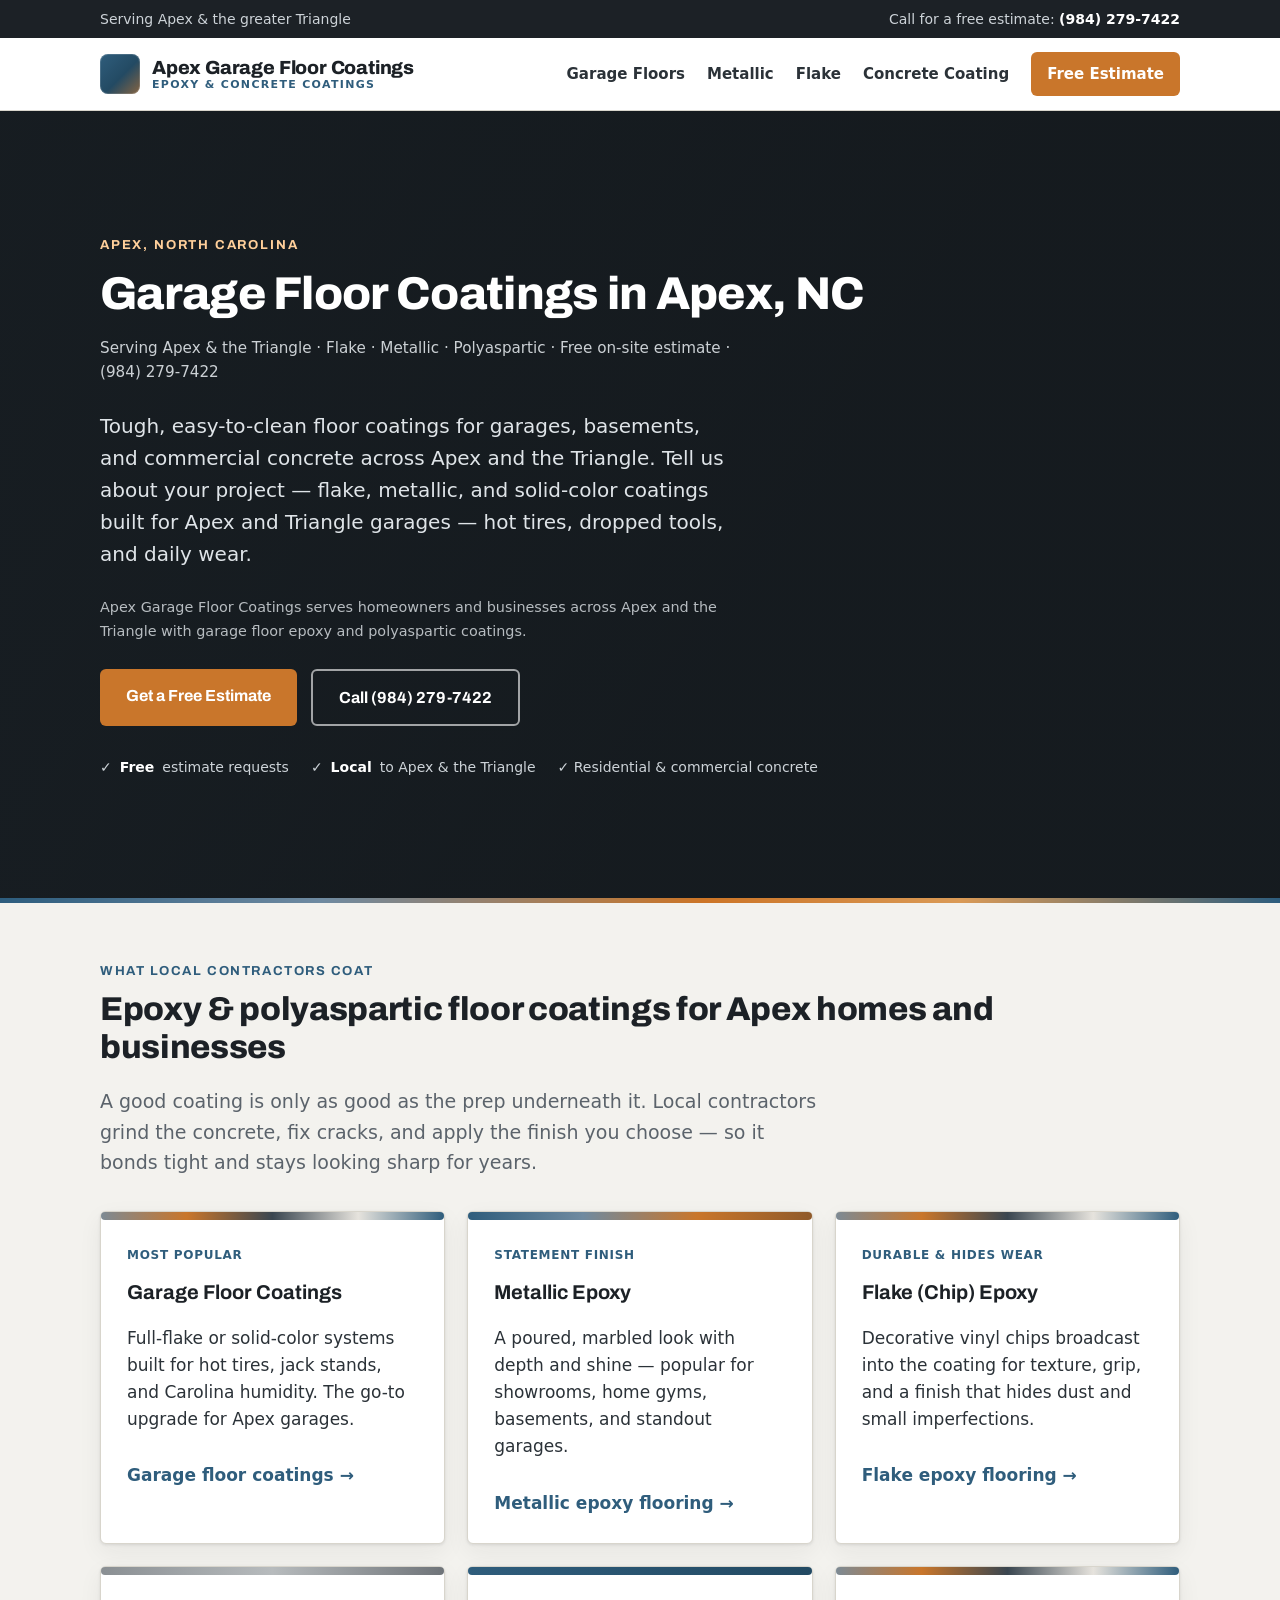
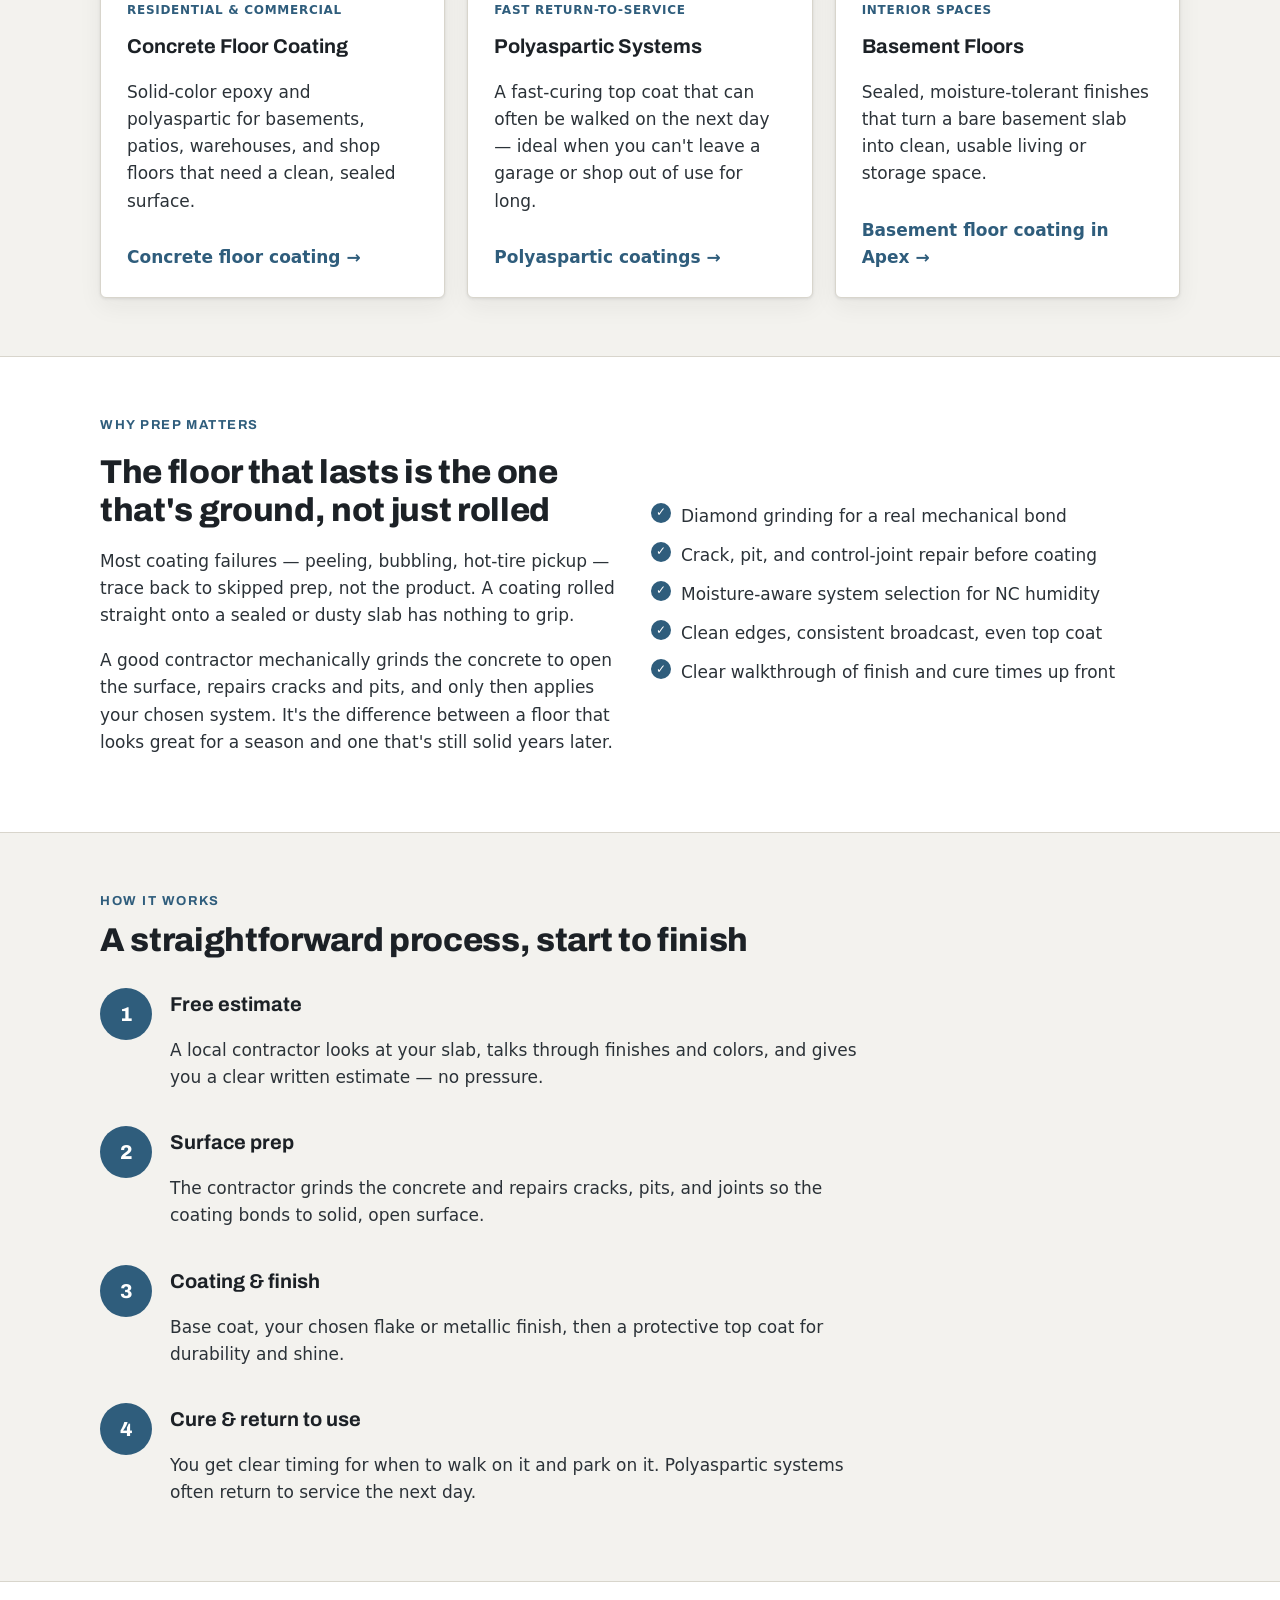
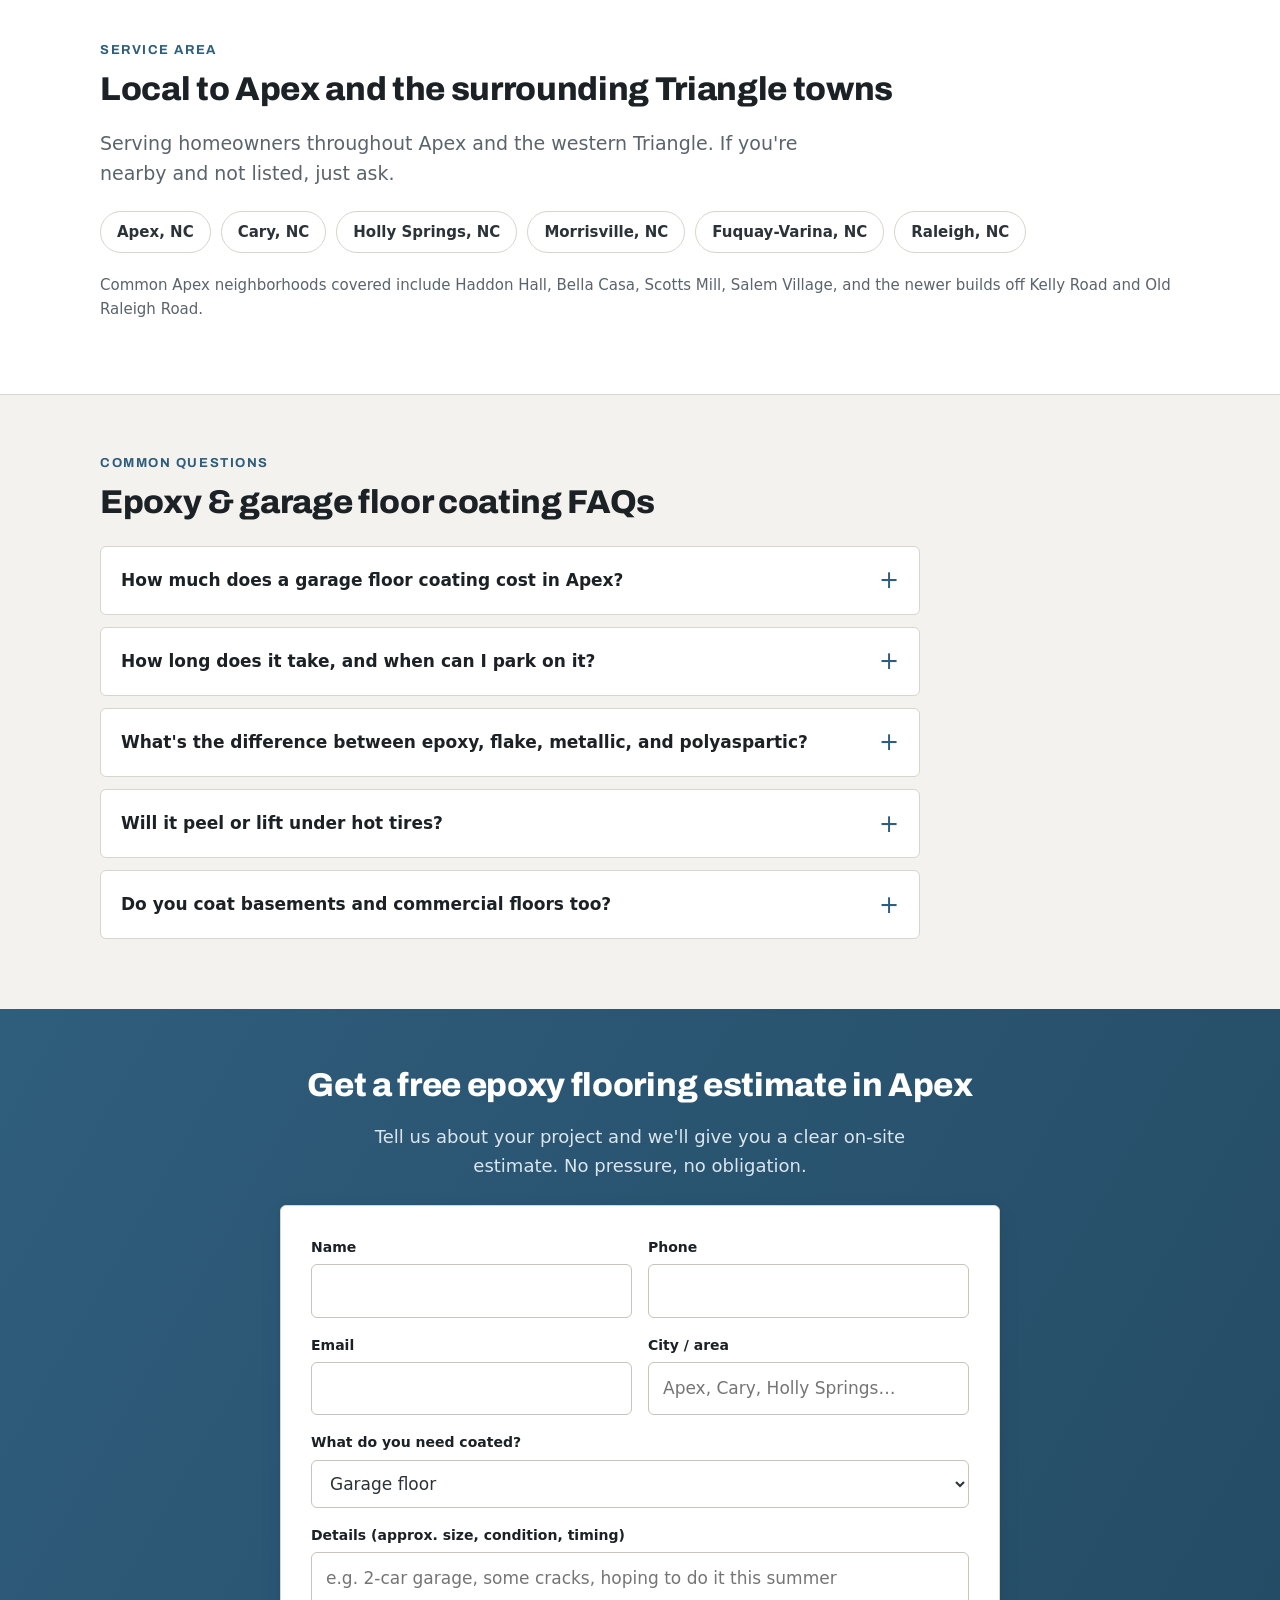
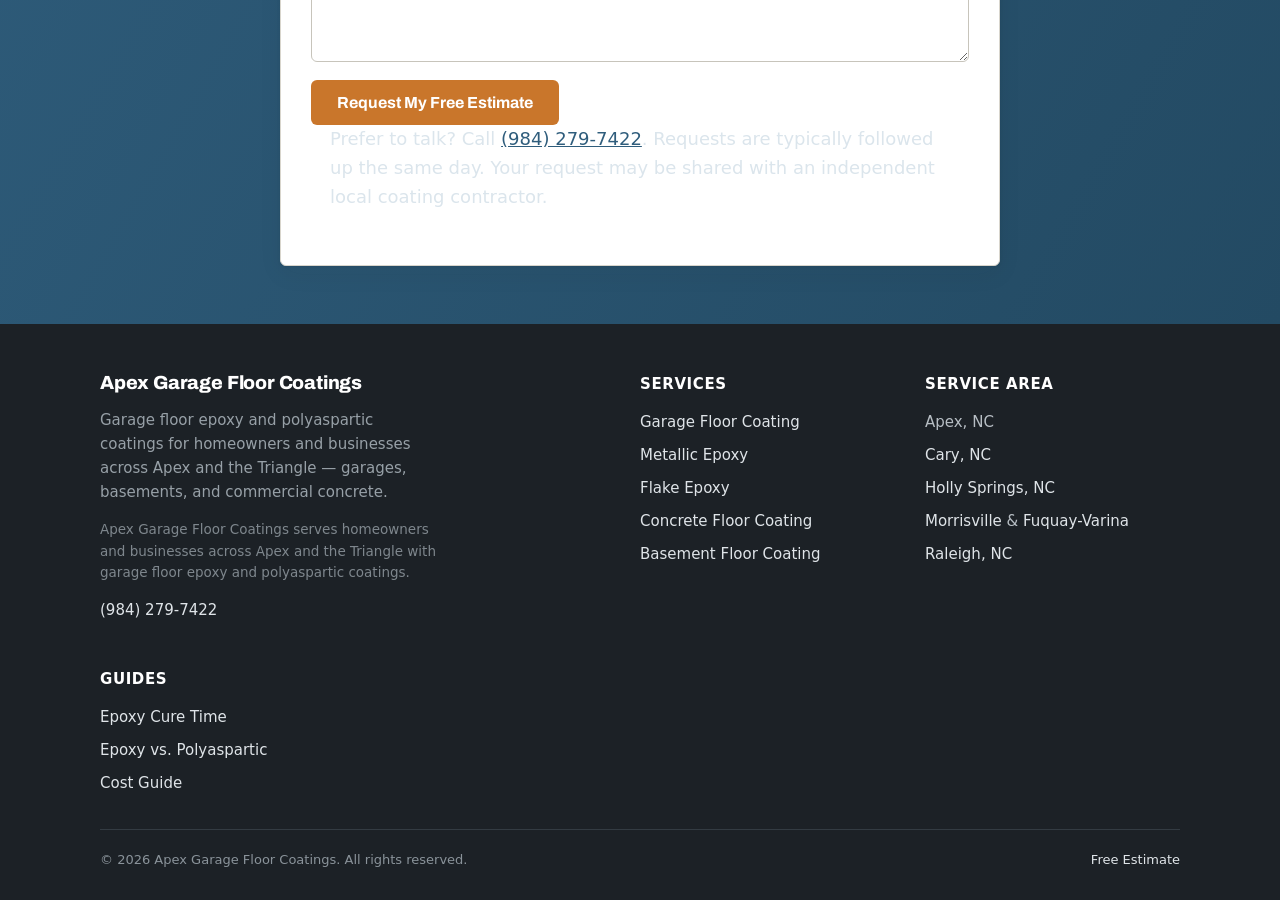
<file: index.html>
<!DOCTYPE html>
<html lang="en"><head>

<meta name="viewport" content="width=device-width, initial-scale=1">
<title>Garage Floor Epoxy &amp; Polyaspartic Coating in Apex, NC</title>
<meta name="description" content="Flake, metallic &amp; polyaspartic garage floors in Apex, Cary, Holly Springs &amp; Fuquay. Free on-site estimate — (984) 279-7422.">
<link rel="canonical" href="https://apexgaragefloorcoatings.com/">
<meta name="robots" content="index, follow">

<!-- Open Graph -->
<meta property="og:title" content="Garage Floor Epoxy &amp; Polyaspartic Coating in Apex, NC">
<meta property="og:description" content="Flake, metallic &amp; polyaspartic garage floors in Apex, Cary, Holly Springs &amp; Fuquay. Free on-site estimate — (984) 279-7422.">
<meta property="og:type" content="website">
<meta property="og:url" content="https://apexgaragefloorcoatings.com/">
<meta property="og:image" content="https://apexgaragefloorcoatings.com/og-image.jpg">

<!-- Fonts: single display face, loaded fast -->
<link rel="preconnect" href="https://fonts.googleapis.com">
<link rel="preconnect" href="https://fonts.gstatic.com" crossorigin>
<link href="https://fonts.googleapis.com/css2?family=Archivo:wght@600;700;800&display=swap" rel="stylesheet">

<link rel="stylesheet" href="style.css">

<script async src="https://www.googletagmanager.com/gtag/js?id=G-Y0KZ19XCC2"></script>
<script>
  window.dataLayer = window.dataLayer || [];
  function gtag(){dataLayer.push(arguments);}
  gtag('js', new Date());
  gtag('config', 'G-Y0KZ19XCC2');
</script>

<!-- Structured data: HomeAndConstructionBusiness -->
<script type="application/ld+json">
{
  "@context": "https://schema.org",
  "@type": "HomeAndConstructionBusiness",
  "name": "Apex Garage Floor Coatings",
  "url": "https://apexgaragefloorcoatings.com/",
  "telephone": "+1-984-279-7422",
  "priceRange": "$$",
  "address": {
    "@type": "PostalAddress",
    "addressLocality": "Apex",
    "addressRegion": "NC",
    "addressCountry": "US"
  },
  "areaServed": [
    { "@type": "City", "name": "Apex, NC" },
    { "@type": "City", "name": "Cary, NC" },
    { "@type": "City", "name": "Holly Springs, NC" },
    { "@type": "City", "name": "Fuquay-Varina, NC" },
    { "@type": "City", "name": "Morrisville, NC" },
    { "@type": "City", "name": "Raleigh, NC" }
  ]
}
</script>

<!-- FAQ schema (mirrors the visible FAQ section below) -->
<script type="application/ld+json">
{
  "@context": "https://schema.org",
  "@type": "FAQPage",
  "mainEntity": [
    {
      "@type": "Question",
      "name": "How much does a garage floor coating cost in Apex?",
      "acceptedAnswer": {
        "@type": "Answer",
        "text": "Coatings typically run about $3–$7 per square foot depending on the condition of your slab, how much crack and pit repair is needed, and the finish you choose. Metallic and multi-coat flake systems sit toward the higher end. Every slab is different, so the best number comes from a free on-site estimate."
      }
    },
    {
      "@type": "Question",
      "name": "How long does it take, and when can I park on it?",
      "acceptedAnswer": {
        "@type": "Answer",
        "text": "Most residential garages are a one- to two-day job. Polyaspartic top coats cure fast and can often handle foot traffic the next day, with vehicle traffic shortly after. Traditional epoxy systems need a little more cure time. A contractor will give you exact timing for your specific finish."
      }
    },
    {
      "@type": "Question",
      "name": "What's the difference between epoxy, flake, metallic, and polyaspartic?",
      "acceptedAnswer": {
        "@type": "Answer",
        "text": "Epoxy is the coating chemistry. Flake and metallic describe the look — flake uses decorative chips for texture and grip, metallic creates a marbled, poured appearance. Polyaspartic is a fast-curing, UV-stable top coat often used over flake systems for durability and quick return to service."
      }
    },
    {
      "@type": "Question",
      "name": "Will it peel or lift under hot tires?",
      "acceptedAnswer": {
        "@type": "Answer",
        "text": "Hot-tire pickup happens when a coating wasn't bonded properly — usually a paint or roll-on product over unprepped concrete. Professionally ground and coated floors with the right top coat are built specifically to resist it."
      }
    },
    {
      "@type": "Question",
      "name": "Do you coat basements and commercial floors too?",
      "acceptedAnswer": {
        "@type": "Answer",
        "text": "Yes. The same systems work for basement slabs, shops, warehouses, and light commercial spaces. Tell us about the space when you request an estimate and a contractor can recommend the right finish."
      }
    }
  ]
}
</script>
</head>
<body>
<a class="skip" href="#main">Skip to content</a>

<div class="topbar">
  <div class="wrap">
    <span>Serving Apex &amp; the greater Triangle</span>
    <span>Call for a free estimate: <a href="tel:+19842797422" onclick="try{gtag('event','click_to_call',{source:'page'});}catch(e){}">(984) 279-7422</a></span>
  </div>
</div>

<header class="site">
  <div class="wrap">
    <a class="brand" href="/">
      <span class="brand-mark" aria-hidden="true"></span>
      <span class="brand-name">Apex Garage Floor Coatings<span>Epoxy &amp; Concrete Coatings</span></span>
    </a>
    <nav class="main" aria-label="Primary">
      <a href="/garage-floor-coating-apex-nc">Garage Floors</a>
      <a href="/metallic-epoxy-flooring-apex-nc">Metallic</a>
      <a href="/flake-epoxy-flooring-apex-nc">Flake</a>
      <a href="/concrete-floor-coating-apex-nc">Concrete Coating</a>
      <a class="nav-cta" href="#quote">Free Estimate</a>
    </nav>
  </div>
</header>

<main id="main">

<section class="hero">
  <div class="wrap">
    <p class="eyebrow">Apex, North Carolina</p>
    <h1>Garage Floor Coatings in Apex, NC</h1>
    <p class="lead" style="font-size:0.95rem;opacity:0.9;margin-top:8px">Serving Apex &amp; the Triangle · Flake · Metallic · Polyaspartic · Free on-site estimate · (984) 279-7422</p>
    <p class="lead">Tough, easy-to-clean floor coatings for garages, basements, and commercial concrete across Apex and the Triangle. Tell us about your project — flake, metallic, and solid-color coatings built for Apex and Triangle garages — hot tires, dropped tools, and daily wear.</p>
    <p class="lead" style="font-size:0.9rem;opacity:0.8;margin-top:12px">Apex Garage Floor Coatings serves homeowners and businesses across Apex and the Triangle with garage floor epoxy and polyaspartic coatings.</p>
    <div class="hero-cta">
      <a class="btn btn-primary" href="#quote">Get a Free Estimate</a>
      <a class="btn btn-ghost" href="tel:+19842797422" onclick="try{gtag('event','click_to_call',{source:'cta'});}catch(e){}">Call (984) 279-7422</a>
    </div>
    <div class="trust-row">
      <span>✓ <strong>Free</strong> estimate requests</span>
      <span>✓ <strong>Local</strong> to Apex &amp; the Triangle</span>
      <span>✓ Residential &amp; commercial concrete</span>
    </div>
  </div>
</section>

<section>
  <div class="wrap">
    <p class="eyebrow">What local contractors coat</p>
    <h2>Epoxy &amp; polyaspartic floor coatings for Apex homes and businesses</h2>
    <p class="lede">A good coating is only as good as the prep underneath it. Local contractors grind the concrete, fix cracks, and apply the finish you choose — so it bonds tight and stays looking sharp for years.</p>
    <div class="grid grid-3" style="margin-top:34px">

      <article class="card">
        <div class="chip-swatch sw-flake" aria-hidden="true"></div>
        <span class="tag">Most popular</span>
        <h3>Garage Floor Coatings</h3>
        <p>Full-flake or solid-color systems built for hot tires, jack stands, and Carolina humidity. The go-to upgrade for Apex garages.</p>
        <a class="more" href="/garage-floor-coating-apex-nc">Garage floor coatings</a>
      </article>

      <article class="card">
        <div class="chip-swatch sw-metal" aria-hidden="true"></div>
        <span class="tag">Statement finish</span>
        <h3>Metallic Epoxy</h3>
        <p>A poured, marbled look with depth and shine — popular for showrooms, home gyms, basements, and standout garages.</p>
        <a class="more" href="/metallic-epoxy-flooring-apex-nc">Metallic epoxy flooring</a>
      </article>

      <article class="card">
        <div class="chip-swatch sw-flake" aria-hidden="true"></div>
        <span class="tag">Durable &amp; hides wear</span>
        <h3>Flake (Chip) Epoxy</h3>
        <p>Decorative vinyl chips broadcast into the coating for texture, grip, and a finish that hides dust and small imperfections.</p>
        <a class="more" href="/flake-epoxy-flooring-apex-nc">Flake epoxy flooring</a>
      </article>

      <article class="card">
        <div class="chip-swatch sw-concrete" aria-hidden="true"></div>
        <span class="tag">Residential &amp; commercial</span>
        <h3>Concrete Floor Coating</h3>
        <p>Solid-color epoxy and polyaspartic for basements, patios, warehouses, and shop floors that need a clean, sealed surface.</p>
        <a class="more" href="/concrete-floor-coating-apex-nc">Concrete floor coating</a>
      </article>

      <article class="card">
        <div class="chip-swatch sw-solid" aria-hidden="true"></div>
        <span class="tag">Fast return-to-service</span>
        <h3>Polyaspartic Systems</h3>
        <p>A fast-curing top coat that can often be walked on the next day — ideal when you can't leave a garage or shop out of use for long.</p>
        <a class="more" href="/concrete-floor-coating-apex-nc">Polyaspartic coatings</a>
      </article>

      <article class="card">
        <div class="chip-swatch sw-flake" aria-hidden="true"></div>
        <span class="tag">Interior spaces</span>
        <h3>Basement Floors</h3>
        <p>Sealed, moisture-tolerant finishes that turn a bare basement slab into clean, usable living or storage space.</p>
        <a class="more" href="/basement-floor-coating-apex-nc">Basement floor coating in Apex</a>
      </article>

    </div>
  </div>
</section>

<section class="alt">
  <div class="wrap">
    <div class="grid grid-2" style="align-items:center">
      <div class="prose">
        <p class="eyebrow">Why prep matters</p>
        <h2>The floor that lasts is the one that's ground, not just rolled</h2>
        <p>Most coating failures — peeling, bubbling, hot-tire pickup — trace back to skipped prep, not the product. A coating rolled straight onto a sealed or dusty slab has nothing to grip.</p>
        <p>A good contractor mechanically grinds the concrete to open the surface, repairs cracks and pits, and only then applies your chosen system. It's the difference between a floor that looks great for a season and one that's still solid years later.</p>
      </div>
      <div>
        <ul class="check">
          <li>Diamond grinding for a real mechanical bond</li>
          <li>Crack, pit, and control-joint repair before coating</li>
          <li>Moisture-aware system selection for NC humidity</li>
          <li>Clean edges, consistent broadcast, even top coat</li>
          <li>Clear walkthrough of finish and cure times up front</li>
        </ul>
      </div>
    </div>
  </div>
</section>

<section>
  <div class="wrap">
    <p class="eyebrow">How it works</p>
    <h2>A straightforward process, start to finish</h2>
    <div class="steps" style="margin-top:28px; max-width:760px">
      <div class="step"><span class="num" aria-hidden="true"></span><div><h3>Free estimate</h3><p>A local contractor looks at your slab, talks through finishes and colors, and gives you a clear written estimate — no pressure.</p></div></div>
      <div class="step"><span class="num" aria-hidden="true"></span><div><h3>Surface prep</h3><p>The contractor grinds the concrete and repairs cracks, pits, and joints so the coating bonds to solid, open surface.</p></div></div>
      <div class="step"><span class="num" aria-hidden="true"></span><div><h3>Coating &amp; finish</h3><p>Base coat, your chosen flake or metallic finish, then a protective top coat for durability and shine.</p></div></div>
      <div class="step"><span class="num" aria-hidden="true"></span><div><h3>Cure &amp; return to use</h3><p>You get clear timing for when to walk on it and park on it. Polyaspartic systems often return to service the next day.</p></div></div>
    </div>
  </div>
</section>

<section class="alt">
  <div class="wrap">
    <p class="eyebrow">Service area</p>
    <h2>Local to Apex and the surrounding Triangle towns</h2>
    <p class="lede">Serving homeowners throughout Apex and the western Triangle. If you're nearby and not listed, just ask.</p>
    <div class="areas" style="margin-top:22px">
      <a href="/">Apex, NC</a>
      <a href="/epoxy-flooring-cary-nc">Cary, NC</a>
      <a href="/epoxy-flooring-holly-springs-nc">Holly Springs, NC</a>
      <a href="/epoxy-flooring-morrisville-nc">Morrisville, NC</a>
      <a href="/epoxy-flooring-fuquay-varina-nc">Fuquay-Varina, NC</a>
      <a href="/epoxy-flooring-raleigh-nc">Raleigh, NC</a>
    </div>
    <p style="margin-top:20px; color:var(--muted); font-size:15px">Common Apex neighborhoods covered include Haddon Hall, Bella Casa, Scotts Mill, Salem Village, and the newer builds off Kelly Road and Old Raleigh Road.</p>
  </div>
</section>

<section>
  <div class="wrap">
    <p class="eyebrow">Common questions</p>
    <h2>Epoxy &amp; garage floor coating FAQs</h2>
    <div class="faq" style="margin-top:24px; max-width:820px">
      <details>
        <summary>How much does a garage floor coating cost in Apex?</summary>
        <p>Coatings typically run about $3–$7 per square foot depending on the condition of your slab, how much crack and pit repair is needed, and the finish you choose. Metallic and multi-coat flake systems sit toward the higher end. Every slab is different, so the best number comes from a free on-site estimate.</p>
      </details>
      <details>
        <summary>How long does it take, and when can I park on it?</summary>
        <p>Most residential garages are a one- to two-day job. Polyaspartic top coats cure fast and can often handle foot traffic the next day, with vehicle traffic shortly after. Traditional epoxy systems need a little more cure time. A contractor will give you exact timing for your specific finish.</p>
      </details>
      <details>
        <summary>What's the difference between epoxy, flake, metallic, and polyaspartic?</summary>
        <p>Epoxy is the coating chemistry. Flake and metallic describe the look — flake uses decorative chips for texture and grip, metallic creates a marbled, poured appearance. Polyaspartic is a fast-curing, UV-stable top coat often used over flake systems for durability and quick return to service.</p>
      </details>
      <details>
        <summary>Will it peel or lift under hot tires?</summary>
        <p>Hot-tire pickup happens when a coating wasn't bonded properly — usually a paint or roll-on product over unprepped concrete. Professionally ground and coated floors with the right top coat are built specifically to resist it.</p>
      </details>
      <details>
        <summary>Do you coat basements and commercial floors too?</summary>
        <p>Yes. The same systems work for basement slabs, shops, warehouses, and light commercial spaces. Tell us about the space when you request an estimate and a contractor can recommend the right finish.</p>
      </details>
    </div>
  </div>
</section>

<section class="band" id="quote">
  <div class="wrap">
    <h2>Get a free epoxy flooring estimate in Apex</h2>
    <p>Tell us about your project and we'll give you a clear on-site estimate. No pressure, no obligation.</p>
    <div class="form-card" style="max-width:720px; margin:0 auto; text-align:left; color:var(--ink)">
      <form action="https://formspree.io/f/xqevgnwq" method="POST" onsubmit="try{gtag('event','generate_lead',{form:'quote_request'});}catch(e){}">
        <div class="form-grid">
          <div class="field">
            <label for="name">Name</label>
            <input id="name" name="name" type="text" autocomplete="name" required>
          </div>
          <div class="field">
            <label for="phone">Phone</label>
            <input id="phone" name="phone" type="tel" autocomplete="tel" required>
          </div>
          <div class="field">
            <label for="email">Email</label>
            <input id="email" name="email" type="email" autocomplete="email">
          </div>
          <div class="field">
            <label for="city">City / area</label>
            <input id="city" name="city" type="text" placeholder="Apex, Cary, Holly Springs…">
          </div>
          <div class="field full">
            <label for="project">What do you need coated?</label>
            <select id="project" name="project">
              <option selected>Garage floor</option>
              <option>Basement floor</option>
              <option>Metallic epoxy floor</option>
              <option>Flake epoxy floor</option>
              <option>Commercial / shop floor</option>
              <option>Not sure yet</option>
            </select>
          </div>
          <div class="field full">
            <label for="message">Details (approx. size, condition, timing)</label>
            <textarea id="message" name="message" placeholder="e.g. 2-car garage, some cracks, hoping to do it this summer"></textarea>
          </div>
        </div>
        <div style="margin-top:18px">
          <button class="btn btn-primary" type="submit">Request My Free Estimate</button>
        </div>
        <p class="form-note">Prefer to talk? Call <a href="tel:+19842797422" onclick="try{gtag('event','click_to_call',{source:'page'});}catch(e){}">(984) 279-7422</a>. Requests are typically followed up the same day. Your request may be shared with an independent local coating contractor.</p>
      </form>
    </div>
  </div>
</section>

</main>

<footer class="site">
  <div class="wrap">
    <div class="foot-grid">
      <div class="foot-brand">
        <span class="brand-name">Apex Garage Floor Coatings</span>
        <p style="margin-top:12px">Garage floor epoxy and polyaspartic coatings for homeowners and businesses across Apex and the Triangle — garages, basements, and commercial concrete.</p>
        <p style="margin-top:12px;font-size:0.9em;opacity:0.8">Apex Garage Floor Coatings serves homeowners and businesses across Apex and the Triangle with garage floor epoxy and polyaspartic coatings.</p>
        <p style="margin-top:12px"><a href="tel:+19842797422" onclick="try{gtag('event','click_to_call',{source:'page'});}catch(e){}">(984) 279-7422</a></p>
      </div>
      <div>
        <h4>Services</h4>
        <ul>
          <li><a href="/garage-floor-coating-apex-nc">Garage Floor Coating</a></li>
          <li><a href="/metallic-epoxy-flooring-apex-nc">Metallic Epoxy</a></li>
          <li><a href="/flake-epoxy-flooring-apex-nc">Flake Epoxy</a></li>
          <li><a href="/concrete-floor-coating-apex-nc">Concrete Floor Coating</a></li>
          <li><a href="/basement-floor-coating-apex-nc">Basement Floor Coating</a></li>
        </ul>
      </div>
      <div>
        <h4>Service Area</h4>
        <ul>
          <li>Apex, NC</li>
          <li><a href="/epoxy-flooring-cary-nc">Cary, NC</a></li>
          <li><a href="/epoxy-flooring-holly-springs-nc">Holly Springs, NC</a></li>
          <li><a href="/epoxy-flooring-morrisville-nc">Morrisville</a> &amp; <a href="/epoxy-flooring-fuquay-varina-nc">Fuquay-Varina</a></li>
          <li><a href="/epoxy-flooring-raleigh-nc">Raleigh, NC</a></li>
        </ul>
      </div>
      <div>
        <h4>Guides</h4>
        <ul>
          <li><a href="/epoxy-flooring-cure-time-apex-nc">Epoxy Cure Time</a></li>
          <li><a href="/epoxy-vs-polyaspartic-garage-floor-apex-nc">Epoxy vs. Polyaspartic</a></li>
          <li><a href="/garage-floor-epoxy-cost-apex-nc">Cost Guide</a></li>
        </ul>
      </div>
    </div>
    <div class="legal">
      <span>&copy; <span id="yr">2026</span> Apex Garage Floor Coatings. All rights reserved.</span>
      <span><a href="#quote">Free Estimate</a></span>
    </div>
  </div>
</footer>

</body></html>
</file>
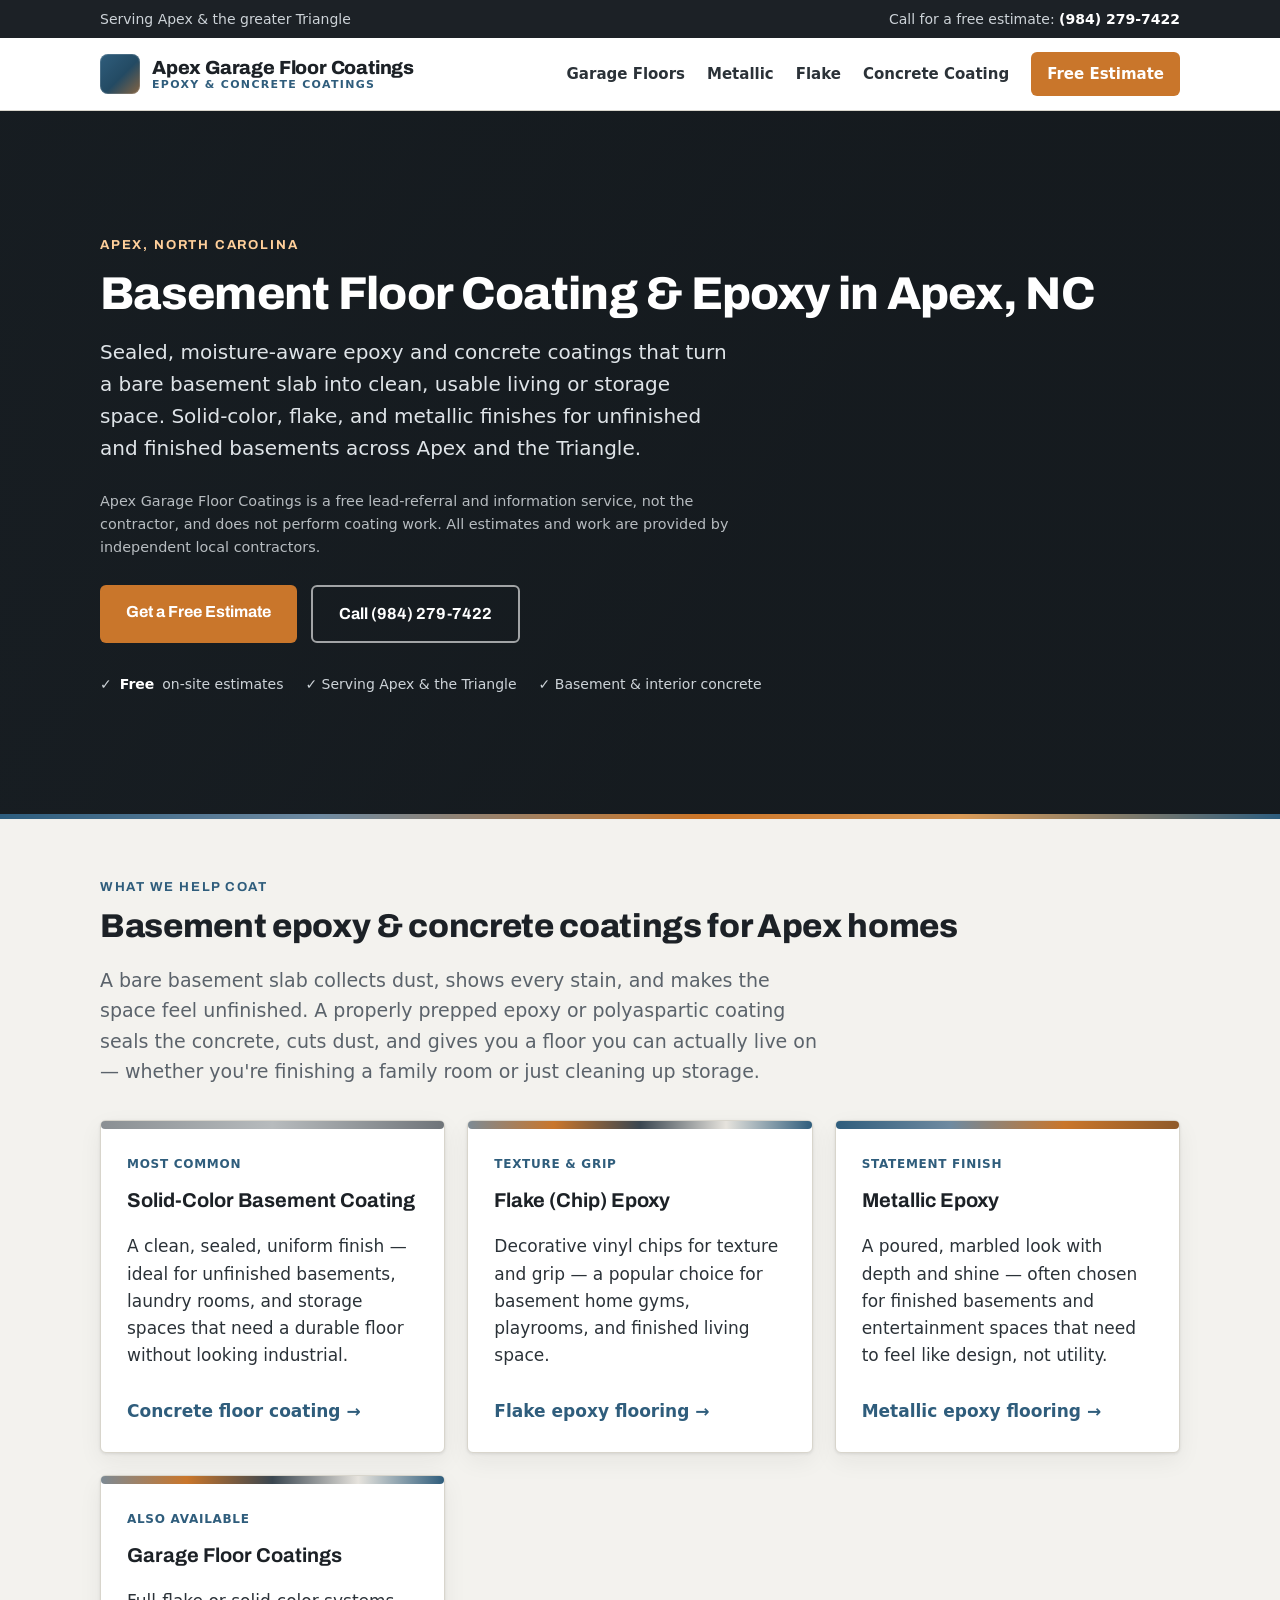
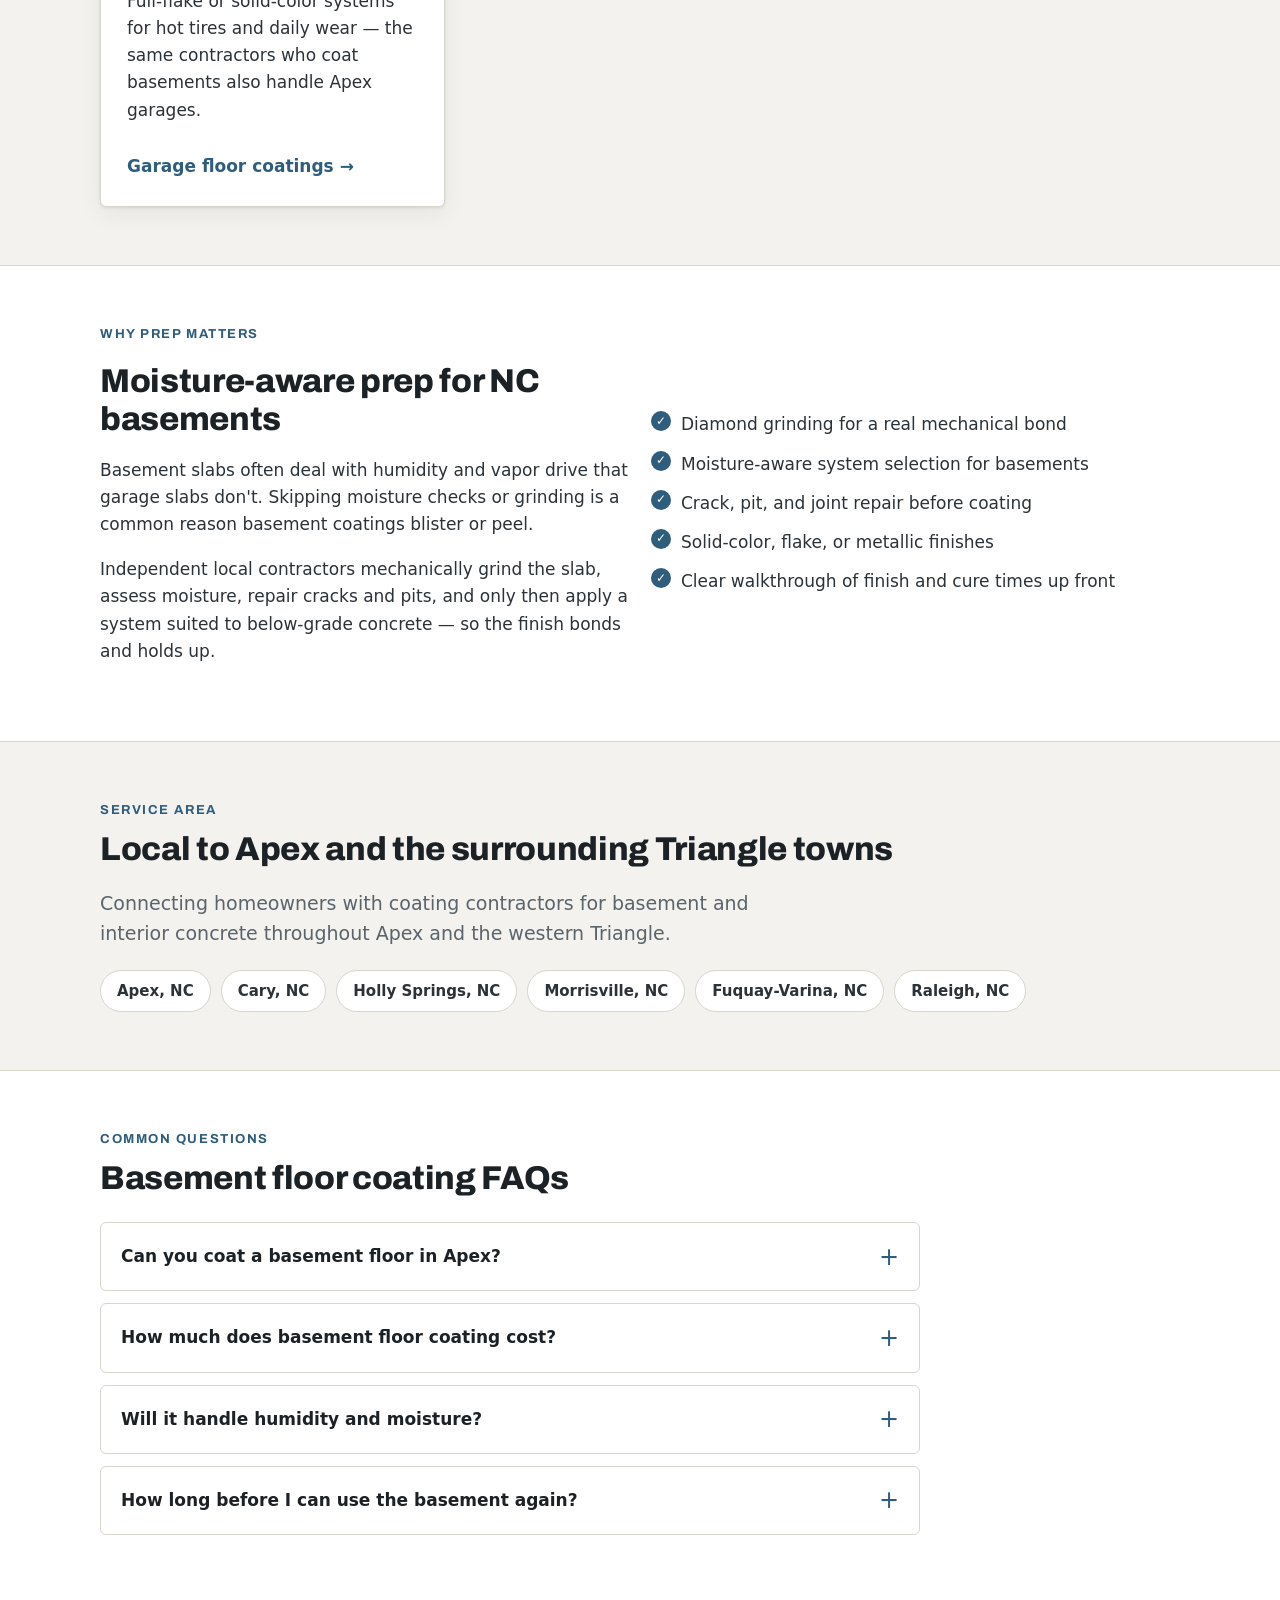
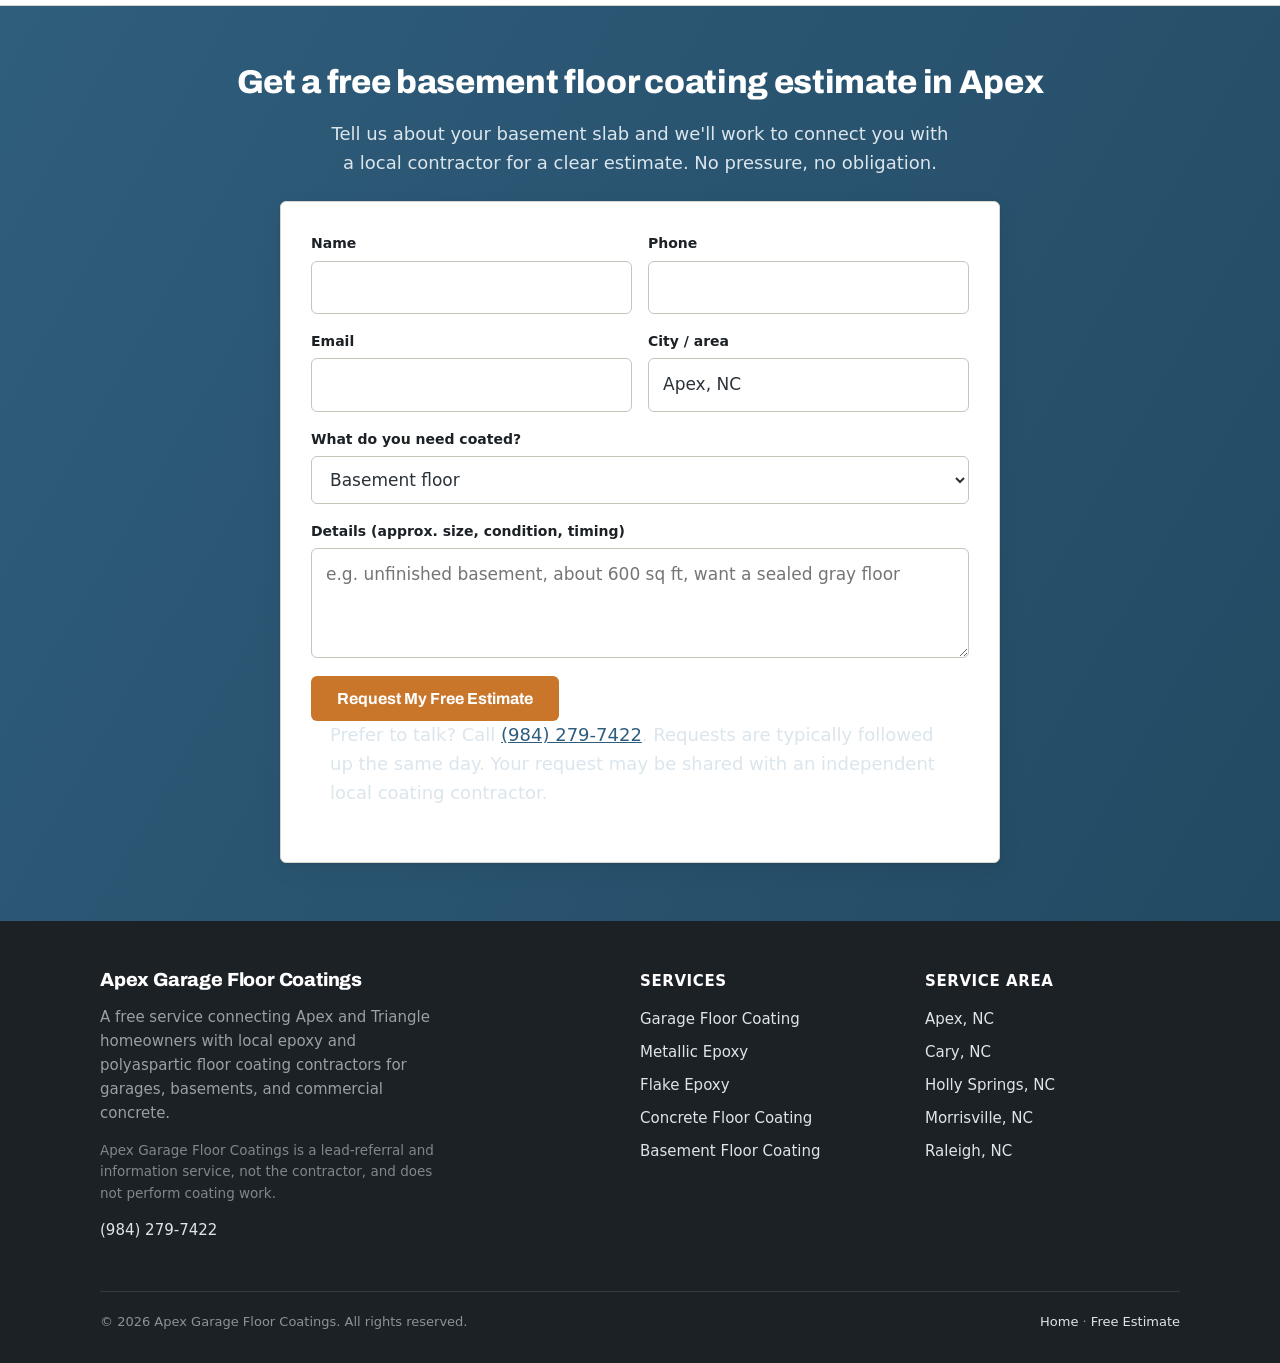
<file: basement-floor-coating-apex-nc.html>
<!DOCTYPE html>
<html lang="en"><head>

<meta name="viewport" content="width=device-width, initial-scale=1">
<title>Basement Floor Coating in Apex, NC</title>
<meta name="description" content="Basement epoxy and concrete floor coating in Apex, NC. Free estimates — (984) 279-7422.">
<link rel="canonical" href="https://apexgaragefloorcoatings.com/basement-floor-coating-apex-nc">
<meta name="robots" content="index, follow">

<!-- Open Graph -->
<meta property="og:title" content="Basement Floor Coating in Apex, NC">
<meta property="og:description" content="Basement epoxy and concrete floor coating in Apex, NC. Free estimates — (984) 279-7422.">
<meta property="og:type" content="website">
<meta property="og:url" content="https://apexgaragefloorcoatings.com/basement-floor-coating-apex-nc">
<meta property="og:image" content="https://apexgaragefloorcoatings.com/og-image.jpg">

<link rel="preconnect" href="https://fonts.googleapis.com">
<link rel="preconnect" href="https://fonts.gstatic.com" crossorigin>
<link href="https://fonts.googleapis.com/css2?family=Archivo:wght@600;700;800&display=swap" rel="stylesheet">

<link rel="stylesheet" href="style.css">

<script async src="https://www.googletagmanager.com/gtag/js?id=G-Y0KZ19XCC2"></script>
<script>
  window.dataLayer = window.dataLayer || [];
  function gtag(){dataLayer.push(arguments);}
  gtag('js', new Date());
  gtag('config', 'G-Y0KZ19XCC2');
</script>

<!-- Structured data: Organization (lead-referral / information service) -->
<script type="application/ld+json">
{
  "@context": "https://schema.org",
  "@type": "Organization",
  "@id": "https://apexgaragefloorcoatings.com/#business",
  "name": "Apex Garage Floor Coatings",
  "url": "https://apexgaragefloorcoatings.com/",
  "telephone": "+1-984-279-7422",
  "image": "https://apexgaragefloorcoatings.com/og-image.jpg",
  "description": "Free online resource that connects Apex, NC and Triangle-area homeowners with independent local epoxy and garage floor coating contractors — including basement floor coating systems."
}
</script>
<script type="application/ld+json">
{
  "@context": "https://schema.org",
  "@type": "Service",
  "serviceType": "Basement Floor Coating & Epoxy",
  "provider": { "@id": "https://apexgaragefloorcoatings.com/#business" },
  "areaServed": { "@type": "City", "name": "Apex, NC" },
  "url": "https://apexgaragefloorcoatings.com/basement-floor-coating-apex-nc",
  "description": "Basement epoxy and concrete floor coating for Apex, NC homes — sealed, moisture-aware finishes for unfinished and finished basement slabs."
}
</script>
</head>
<body>
<a class="skip" href="#main">Skip to content</a>

<div class="topbar">
  <div class="wrap">
    <span>Serving Apex &amp; the greater Triangle</span>
    <span>Call for a free estimate: <a href="tel:+19842797422" onclick="try{gtag('event','click_to_call',{source:'page'});}catch(e){}">(984) 279-7422</a></span>
  </div>
</div>

<header class="site">
  <div class="wrap">
    <a class="brand" href="/">
      <span class="brand-mark" aria-hidden="true"></span>
      <span class="brand-name">Apex Garage Floor Coatings<span>Epoxy &amp; Concrete Coatings</span></span>
    </a>
    <nav class="main" aria-label="Primary">
      <a href="/garage-floor-coating-apex-nc">Garage Floors</a>
      <a href="/metallic-epoxy-flooring-apex-nc">Metallic</a>
      <a href="/flake-epoxy-flooring-apex-nc">Flake</a>
      <a href="/concrete-floor-coating-apex-nc">Concrete Coating</a>
      <a class="nav-cta" href="#quote">Free Estimate</a>
    </nav>
  </div>
</header>

<main id="main">

<section class="hero">
  <div class="wrap">
    <p class="eyebrow">Apex, North Carolina</p>
    <h1>Basement Floor Coating &amp; Epoxy in Apex, NC</h1>
    <p class="lead">Sealed, moisture-aware epoxy and concrete coatings that turn a bare basement slab into clean, usable living or storage space. Solid-color, flake, and metallic finishes for unfinished and finished basements across Apex and the Triangle.</p>
    <p class="lead" style="font-size:0.9rem;opacity:0.8;margin-top:12px">Apex Garage Floor Coatings is a free lead-referral and information service, not the contractor, and does not perform coating work. All estimates and work are provided by independent local contractors.</p>
    <div class="hero-cta">
      <a class="btn btn-primary" href="#quote">Get a Free Estimate</a>
      <a class="btn btn-ghost" href="tel:+19842797422" onclick="try{gtag('event','click_to_call',{source:'cta'});}catch(e){}">Call (984) 279-7422</a>
    </div>
    <div class="trust-row">
      <span>✓ <strong>Free</strong> on-site estimates</span>
      <span>✓ Serving Apex &amp; the Triangle</span>
      <span>✓ Basement &amp; interior concrete</span>
    </div>
  </div>
</section>

<section>
  <div class="wrap">
    <p class="eyebrow">What we help coat</p>
    <h2>Basement epoxy &amp; concrete coatings for Apex homes</h2>
    <p class="lede">A bare basement slab collects dust, shows every stain, and makes the space feel unfinished. A properly prepped epoxy or polyaspartic coating seals the concrete, cuts dust, and gives you a floor you can actually live on — whether you're finishing a family room or just cleaning up storage.</p>
    <div class="grid grid-3" style="margin-top:34px">

      <article class="card">
        <div class="chip-swatch sw-concrete" aria-hidden="true"></div>
        <span class="tag">Most common</span>
        <h3>Solid-Color Basement Coating</h3>
        <p>A clean, sealed, uniform finish — ideal for unfinished basements, laundry rooms, and storage spaces that need a durable floor without looking industrial.</p>
        <a class="more" href="/concrete-floor-coating-apex-nc">Concrete floor coating</a>
      </article>

      <article class="card">
        <div class="chip-swatch sw-flake" aria-hidden="true"></div>
        <span class="tag">Texture &amp; grip</span>
        <h3>Flake (Chip) Epoxy</h3>
        <p>Decorative vinyl chips for texture and grip — a popular choice for basement home gyms, playrooms, and finished living space.</p>
        <a class="more" href="/flake-epoxy-flooring-apex-nc">Flake epoxy flooring</a>
      </article>

      <article class="card">
        <div class="chip-swatch sw-metal" aria-hidden="true"></div>
        <span class="tag">Statement finish</span>
        <h3>Metallic Epoxy</h3>
        <p>A poured, marbled look with depth and shine — often chosen for finished basements and entertainment spaces that need to feel like design, not utility.</p>
        <a class="more" href="/metallic-epoxy-flooring-apex-nc">Metallic epoxy flooring</a>
      </article>

      <article class="card">
        <div class="chip-swatch sw-flake" aria-hidden="true"></div>
        <span class="tag">Also available</span>
        <h3>Garage Floor Coatings</h3>
        <p>Full-flake or solid-color systems for hot tires and daily wear — the same contractors who coat basements also handle Apex garages.</p>
        <a class="more" href="/garage-floor-coating-apex-nc">Garage floor coatings</a>
      </article>

    </div>
  </div>
</section>

<section class="alt">
  <div class="wrap">
    <div class="grid grid-2" style="align-items:center">
      <div class="prose">
        <p class="eyebrow">Why prep matters</p>
        <h2>Moisture-aware prep for NC basements</h2>
        <p>Basement slabs often deal with humidity and vapor drive that garage slabs don't. Skipping moisture checks or grinding is a common reason basement coatings blister or peel.</p>
        <p>Independent local contractors mechanically grind the slab, assess moisture, repair cracks and pits, and only then apply a system suited to below-grade concrete — so the finish bonds and holds up.</p>
      </div>
      <div>
        <ul class="check">
          <li>Diamond grinding for a real mechanical bond</li>
          <li>Moisture-aware system selection for basements</li>
          <li>Crack, pit, and joint repair before coating</li>
          <li>Solid-color, flake, or metallic finishes</li>
          <li>Clear walkthrough of finish and cure times up front</li>
        </ul>
      </div>
    </div>
  </div>
</section>

<section>
  <div class="wrap">
    <p class="eyebrow">Service area</p>
    <h2>Local to Apex and the surrounding Triangle towns</h2>
    <p class="lede">Connecting homeowners with coating contractors for basement and interior concrete throughout Apex and the western Triangle.</p>
    <div class="areas" style="margin-top:22px">
      <a href="/">Apex, NC</a>
      <a href="/epoxy-flooring-cary-nc">Cary, NC</a>
      <a href="/epoxy-flooring-holly-springs-nc">Holly Springs, NC</a>
      <a href="/epoxy-flooring-morrisville-nc">Morrisville, NC</a>
      <a href="/epoxy-flooring-fuquay-varina-nc">Fuquay-Varina, NC</a>
      <a href="/epoxy-flooring-raleigh-nc">Raleigh, NC</a>
    </div>
  </div>
</section>

<section class="alt">
  <div class="wrap">
    <p class="eyebrow">Common questions</p>
    <h2>Basement floor coating FAQs</h2>
    <div class="faq" style="margin-top:24px; max-width:820px">
      <details>
        <summary>Can you coat a basement floor in Apex?</summary>
        <p>Yes. Basements are one of the most common concrete coating projects — a sealed floor cuts dust, resists stains, and makes the space far more usable. A contractor will check for moisture and recommend the right system.</p>
      </details>
      <details>
        <summary>How much does basement floor coating cost?</summary>
        <p>Coatings typically run about $3–$7 per square foot depending on slab condition, moisture mitigation needs, and the finish you choose. Metallic and multi-coat flake systems sit toward the higher end. The best number comes from a free on-site estimate.</p>
      </details>
      <details>
        <summary>Will it handle humidity and moisture?</summary>
        <p>Below-grade slabs need moisture-aware prep and the right coating system. Independent contractors assess vapor drive and humidity during the estimate and choose a finish suited to basement conditions.</p>
      </details>
      <details>
        <summary>How long before I can use the basement again?</summary>
        <p>Most residential basement jobs are one to two days. Polyaspartic top coats often handle foot traffic the next day; traditional epoxy systems need a little more cure time. A contractor will give you exact timing for your finish.</p>
      </details>
    </div>
  </div>
</section>

<section class="band" id="quote">
  <div class="wrap">
    <h2>Get a free basement floor coating estimate in Apex</h2>
    <p>Tell us about your basement slab and we'll work to connect you with a local contractor for a clear estimate. No pressure, no obligation.</p>
    <div class="form-card" style="max-width:720px; margin:0 auto; text-align:left; color:var(--ink)">
      <form action="https://formspree.io/f/xqevgnwq" method="POST" onsubmit="try{gtag('event','generate_lead',{form:'quote_request'});}catch(e){}">
        <div class="form-grid">
          <div class="field">
            <label for="name">Name</label>
            <input id="name" name="name" type="text" autocomplete="name" required>
          </div>
          <div class="field">
            <label for="phone">Phone</label>
            <input id="phone" name="phone" type="tel" autocomplete="tel" required>
          </div>
          <div class="field">
            <label for="email">Email</label>
            <input id="email" name="email" type="email" autocomplete="email">
          </div>
          <div class="field">
            <label for="city">City / area</label>
            <input id="city" name="city" type="text" value="Apex, NC">
          </div>
          <div class="field full">
            <label for="project">What do you need coated?</label>
            <select id="project" name="project">
              <option selected>Basement floor</option>
              <option>Garage floor</option>
              <option>Metallic epoxy floor</option>
              <option>Flake epoxy floor</option>
              <option>Commercial / shop floor</option>
              <option>Not sure yet</option>
            </select>
          </div>
          <div class="field full">
            <label for="message">Details (approx. size, condition, timing)</label>
            <textarea id="message" name="message" placeholder="e.g. unfinished basement, about 600 sq ft, want a sealed gray floor"></textarea>
          </div>
        </div>
        <div style="margin-top:18px">
          <button class="btn btn-primary" type="submit">Request My Free Estimate</button>
        </div>
        <p class="form-note">Prefer to talk? Call <a href="tel:+19842797422" onclick="try{gtag('event','click_to_call',{source:'page'});}catch(e){}">(984) 279-7422</a>. Requests are typically followed up the same day. Your request may be shared with an independent local coating contractor.</p>
      </form>
    </div>
  </div>
</section>

</main>

<footer class="site">
  <div class="wrap">
    <div class="foot-grid">
      <div class="foot-brand">
        <span class="brand-name">Apex Garage Floor Coatings</span>
        <p style="margin-top:12px">A free service connecting Apex and Triangle homeowners with local epoxy and polyaspartic floor coating contractors for garages, basements, and commercial concrete.</p>
        <p style="margin-top:12px;font-size:0.9em;opacity:0.8">Apex Garage Floor Coatings is a lead-referral and information service, not the contractor, and does not perform coating work.</p>
        <p style="margin-top:12px"><a href="tel:+19842797422" onclick="try{gtag('event','click_to_call',{source:'page'});}catch(e){}">(984) 279-7422</a></p>
      </div>
      <div>
        <h4>Services</h4>
        <ul>
          <li><a href="/garage-floor-coating-apex-nc">Garage Floor Coating</a></li>
          <li><a href="/metallic-epoxy-flooring-apex-nc">Metallic Epoxy</a></li>
          <li><a href="/flake-epoxy-flooring-apex-nc">Flake Epoxy</a></li>
          <li><a href="/concrete-floor-coating-apex-nc">Concrete Floor Coating</a></li>
          <li><a href="/basement-floor-coating-apex-nc">Basement Floor Coating</a></li>
        </ul>
      </div>
      <div>
        <h4>Service Area</h4>
        <ul>
          <li><a href="/">Apex, NC</a></li>
          <li><a href="/epoxy-flooring-cary-nc">Cary, NC</a></li>
          <li><a href="/epoxy-flooring-holly-springs-nc">Holly Springs, NC</a></li>
          <li><a href="/epoxy-flooring-morrisville-nc">Morrisville, NC</a></li>
          <li><a href="/epoxy-flooring-raleigh-nc">Raleigh, NC</a></li>
        </ul>
      </div>
    </div>
    <div class="legal">
      <span>&copy; <span id="yr">2026</span> Apex Garage Floor Coatings. All rights reserved.</span>
      <span><a href="/">Home</a> · <a href="#quote">Free Estimate</a></span>
    </div>
  </div>
</footer>

</body></html>
</file>
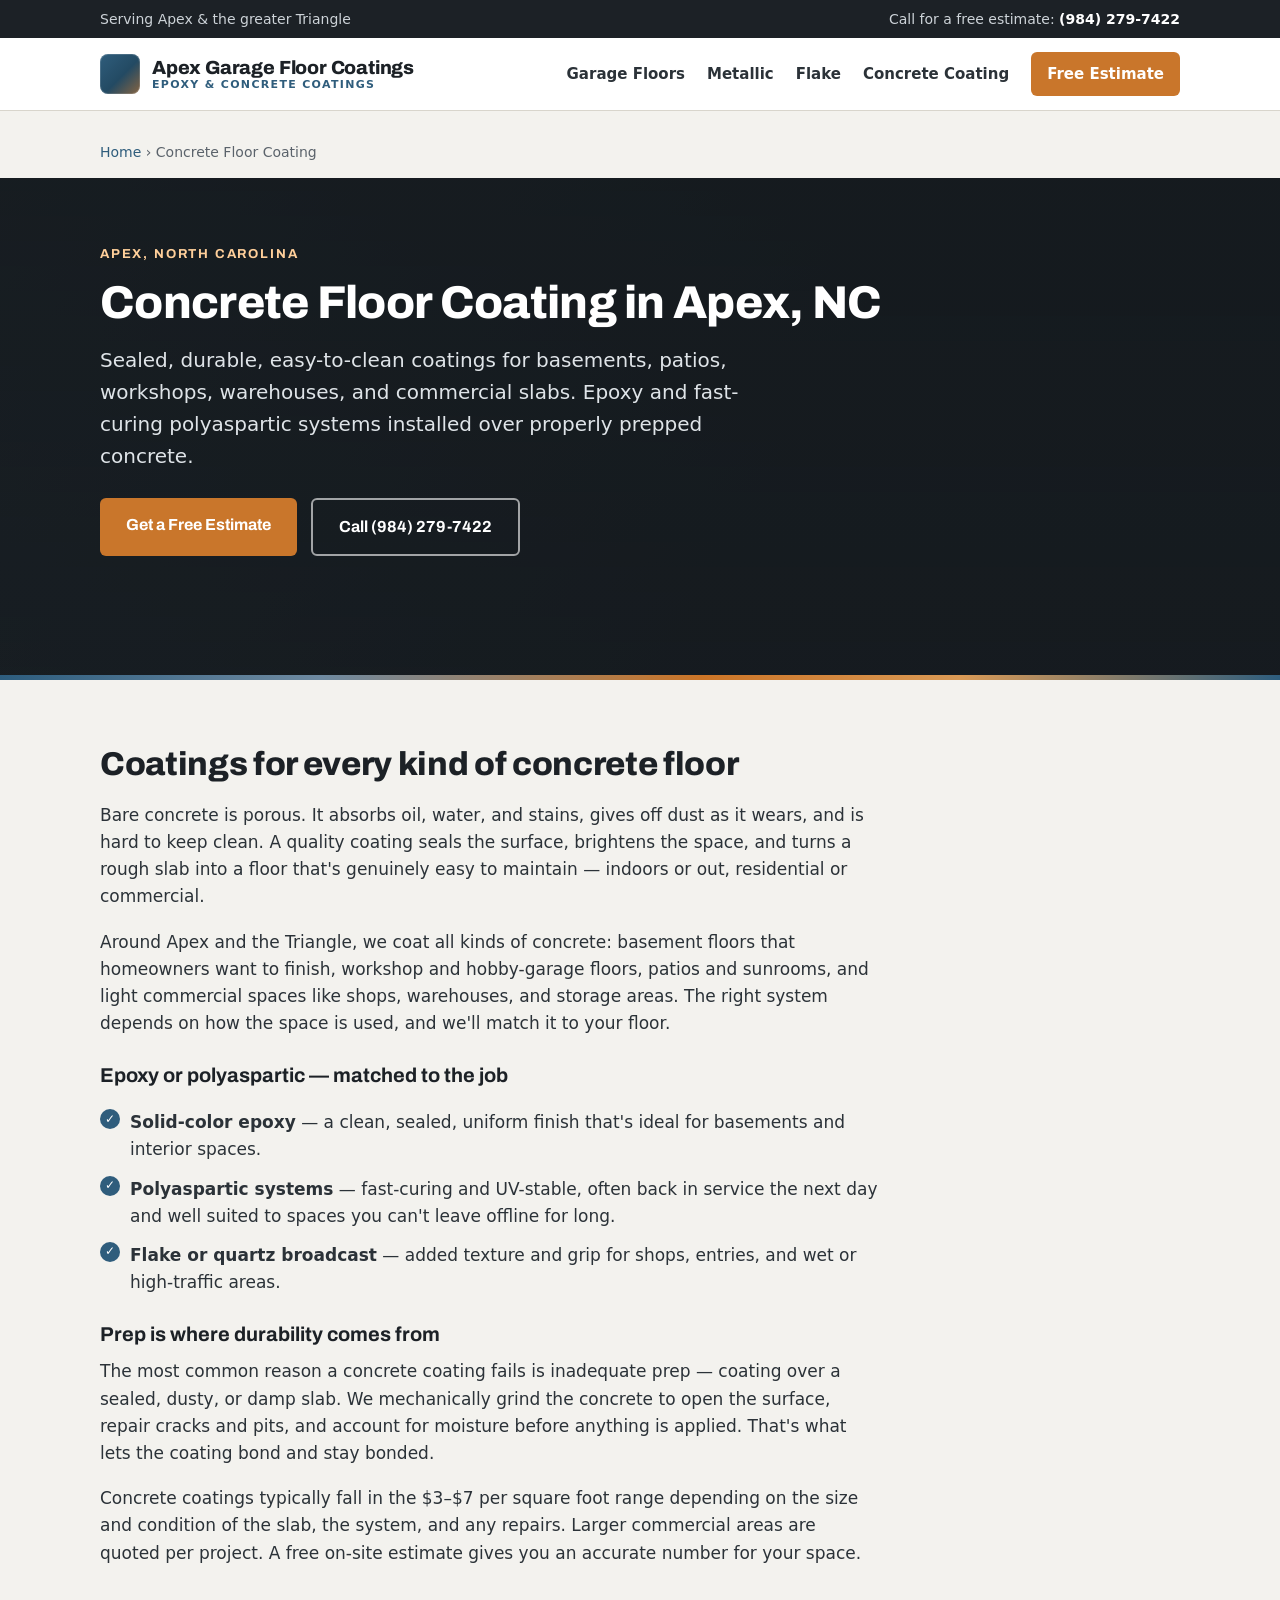
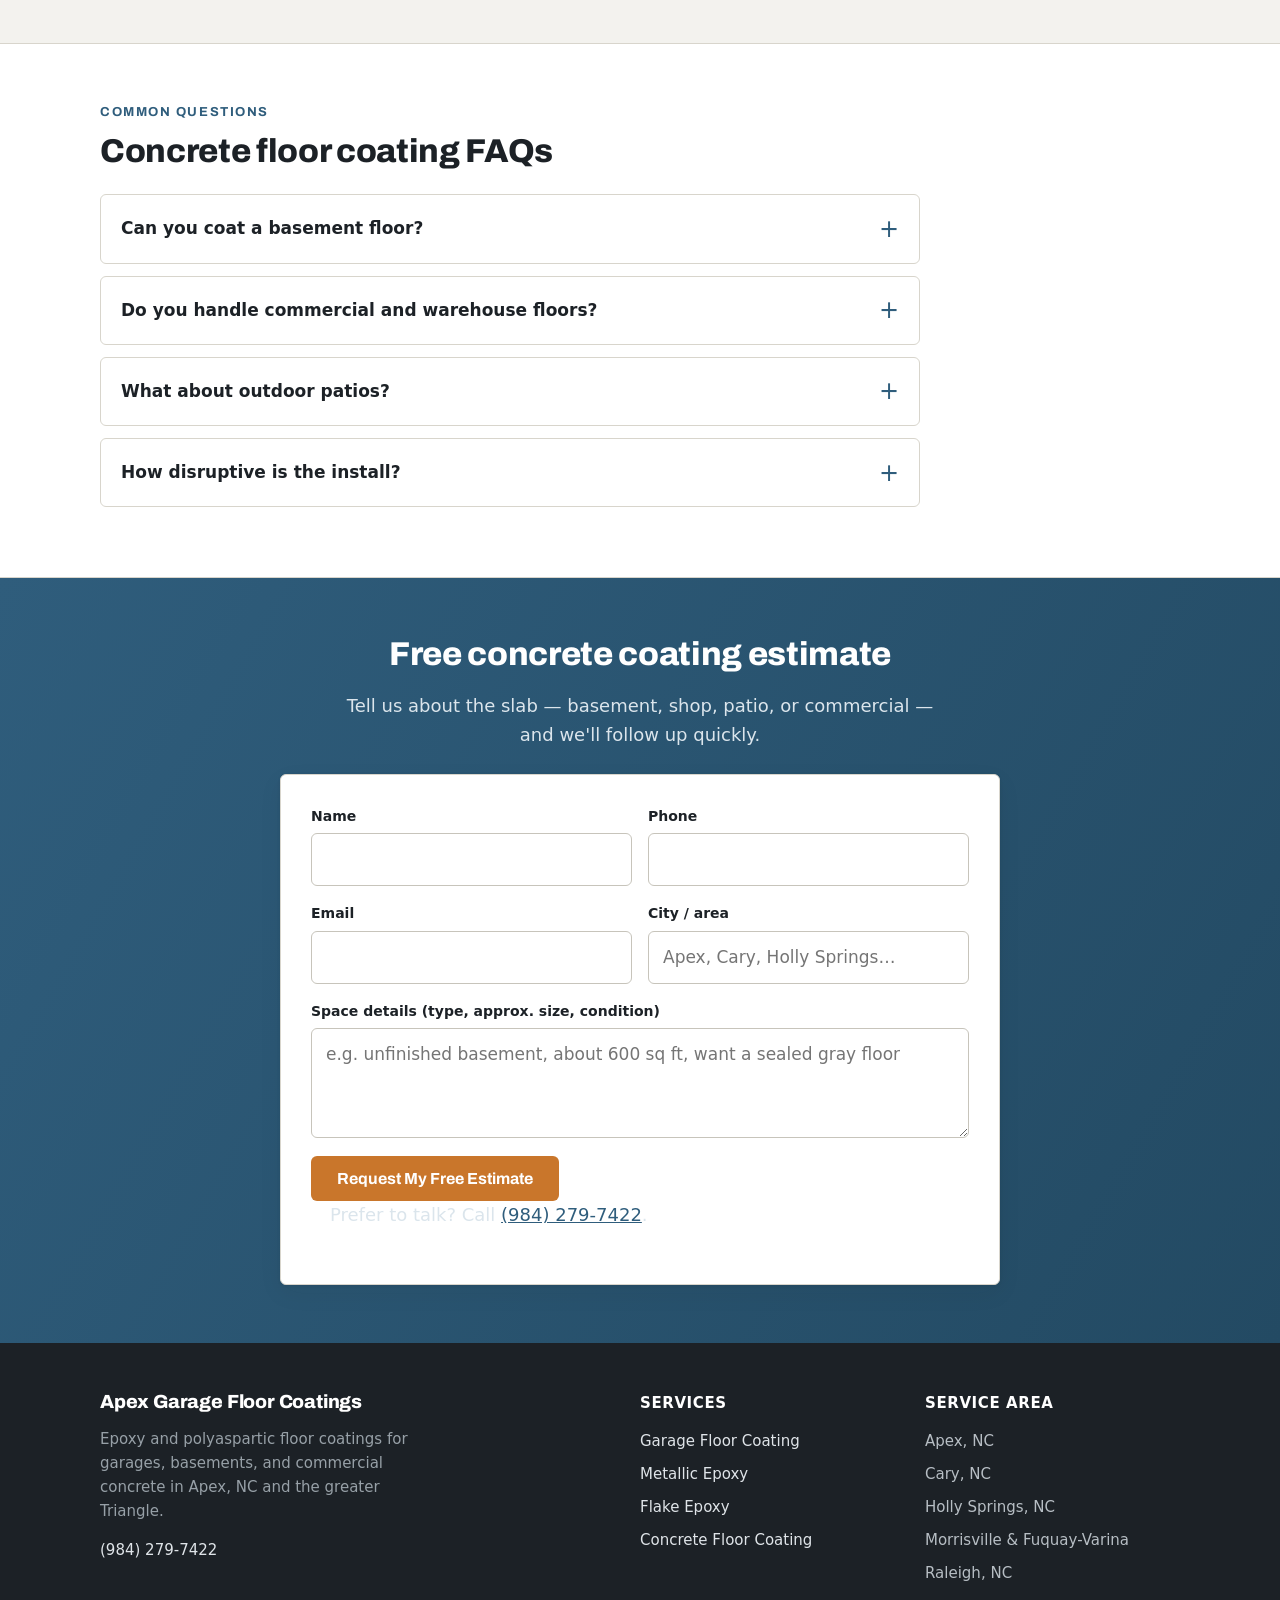
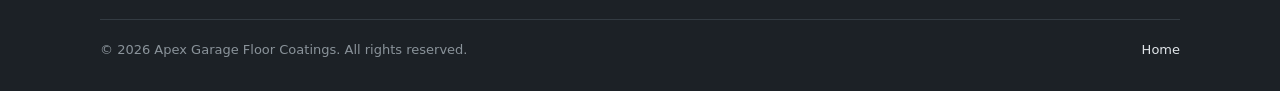
<file: concrete-floor-coating-apex-nc.html>
<!DOCTYPE html>
<html lang="en">
<head>
<meta charset="utf-8">
<meta name="viewport" content="width=device-width, initial-scale=1">
<title>Concrete Floor Coating in Apex, NC | Epoxy &amp; Polyaspartic Coatings</title>
<meta name="description" content="Concrete floor coating in Apex, NC. Epoxy and polyaspartic systems for basements, patios, shops, and commercial slabs. Free on-site estimate.">
<link rel="canonical" href="https://apexgaragefloorcoatings.com/concrete-floor-coating-apex-nc">
<meta name="robots" content="index, follow">
<meta property="og:title" content="Concrete Floor Coating in Apex, NC">
<meta property="og:description" content="Epoxy and polyaspartic concrete floor coatings in Apex, NC for basements, shops, and commercial slabs. Free estimate.">
<meta property="og:type" content="website">
<meta property="og:url" content="https://apexgaragefloorcoatings.com/concrete-floor-coating-apex-nc">
<meta property="og:image" content="https://apexgaragefloorcoatings.com/og-image.jpg">
<link rel="preconnect" href="https://fonts.googleapis.com">
<link rel="preconnect" href="https://fonts.gstatic.com" crossorigin>
<link href="https://fonts.googleapis.com/css2?family=Archivo:wght@600;700;800&display=swap" rel="stylesheet">
<link rel="stylesheet" href="style.css">

<script async src="https://www.googletagmanager.com/gtag/js?id=G-Y0KZ19XCC2"></script>
<script>
  window.dataLayer = window.dataLayer || [];
  function gtag(){dataLayer.push(arguments);}
  gtag('js', new Date());
  gtag('config', 'G-Y0KZ19XCC2');
</script>

<script type="application/ld+json">
{
  "@context": "https://schema.org",
  "@type": "Service",
  "name": "Concrete Floor Coating",
  "serviceType": "Concrete Floor Coating",
  "url": "https://apexgaragefloorcoatings.com/concrete-floor-coating-apex-nc",
  "description": "Epoxy and polyaspartic concrete floor coatings in Apex, NC for basements, patios, workshops, warehouses, and light commercial slabs.",
  "areaServed": [
    { "@type": "City", "name": "Apex, NC" },
    { "@type": "City", "name": "Cary, NC" },
    { "@type": "City", "name": "Holly Springs, NC" },
    { "@type": "City", "name": "Morrisville, NC" },
    { "@type": "City", "name": "Fuquay-Varina, NC" },
    { "@type": "City", "name": "Raleigh, NC" }
  ],
  "provider": {
    "@type": "Organization",
    "name": "Apex Garage Floor Coatings",
    "url": "https://apexgaragefloorcoatings.com/",
    "telephone": "+1-984-279-7422",
    "priceRange": "$$",
    "address": {
      "@type": "PostalAddress",
      "addressLocality": "Apex",
      "addressRegion": "NC",
      "addressCountry": "US"
    }
  }
}
</script>
</head>
<body>
<a class="skip" href="#main">Skip to content</a>

<div class="topbar">
  <div class="wrap">
    <span>Serving Apex &amp; the greater Triangle</span>
    <span>Call for a free estimate: <a href="tel:+19842797422" onclick="try{gtag('event','click_to_call',{source:'page'});}catch(e){}">(984) 279-7422</a></span>
  </div>
</div>

<header class="site">
  <div class="wrap">
    <a class="brand" href="/">
      <span class="brand-mark" aria-hidden="true"></span>
      <span class="brand-name">Apex Garage Floor Coatings<span>Epoxy &amp; Concrete Coatings</span></span>
    </a>
    <nav class="main" aria-label="Primary">
      <a href="/garage-floor-coating-apex-nc">Garage Floors</a>
      <a href="/metallic-epoxy-flooring-apex-nc">Metallic</a>
      <a href="/flake-epoxy-flooring-apex-nc">Flake</a>
      <a href="/concrete-floor-coating-apex-nc">Concrete Coating</a>
      <a class="nav-cta" href="#quote">Free Estimate</a>
    </nav>
  </div>
</header>

<main id="main">
<div class="wrap"><p class="crumb"><a href="/">Home</a> &rsaquo; Concrete Floor Coating</p></div>

<section class="hero" style="padding-top:0">
  <div class="wrap">
    <p class="eyebrow">Apex, North Carolina</p>
    <h1>Concrete Floor Coating in Apex, NC</h1>
    <p class="lead">Sealed, durable, easy-to-clean coatings for basements, patios, workshops, warehouses, and commercial slabs. Epoxy and fast-curing polyaspartic systems installed over properly prepped concrete.</p>
    <div class="hero-cta">
      <a class="btn btn-primary" href="#quote">Get a Free Estimate</a>
      <a class="btn btn-ghost" href="tel:+19842797422" onclick="try{gtag('event','click_to_call',{source:'cta'});}catch(e){}">Call (984) 279-7422</a>
    </div>
  </div>
</section>

<section>
  <div class="wrap">
    <div class="prose" style="max-width:780px">
      <h2>Coatings for every kind of concrete floor</h2>
      <p>Bare concrete is porous. It absorbs oil, water, and stains, gives off dust as it wears, and is hard to keep clean. A quality coating seals the surface, brightens the space, and turns a rough slab into a floor that's genuinely easy to maintain — indoors or out, residential or commercial.</p>
      <p>Around Apex and the Triangle, we coat all kinds of concrete: basement floors that homeowners want to finish, workshop and hobby-garage floors, patios and sunrooms, and light commercial spaces like shops, warehouses, and storage areas. The right system depends on how the space is used, and we'll match it to your floor.</p>

      <h3>Epoxy or polyaspartic — matched to the job</h3>
      <ul class="check" style="margin:18px 0">
        <li><strong>Solid-color epoxy</strong> — a clean, sealed, uniform finish that's ideal for basements and interior spaces.</li>
        <li><strong>Polyaspartic systems</strong> — fast-curing and UV-stable, often back in service the next day and well suited to spaces you can't leave offline for long.</li>
        <li><strong>Flake or quartz broadcast</strong> — added texture and grip for shops, entries, and wet or high-traffic areas.</li>
      </ul>

      <h3>Prep is where durability comes from</h3>
      <p>The most common reason a concrete coating fails is inadequate prep — coating over a sealed, dusty, or damp slab. We mechanically grind the concrete to open the surface, repair cracks and pits, and account for moisture before anything is applied. That's what lets the coating bond and stay bonded.</p>
      <p>Concrete coatings typically fall in the $3–$7 per square foot range depending on the size and condition of the slab, the system, and any repairs. Larger commercial areas are quoted per project. A free on-site estimate gives you an accurate number for your space.</p>
    </div>
  </div>
</section>

<section class="alt">
  <div class="wrap">
    <p class="eyebrow">Common questions</p>
    <h2>Concrete floor coating FAQs</h2>
    <div class="faq" style="margin-top:24px; max-width:820px">
      <details>
        <summary>Can you coat a basement floor?</summary>
        <p>Yes. Basements are one of the most common concrete coating projects — a sealed floor cuts dust, resists moisture, and makes the space far more usable. We'll check for moisture and recommend the right system.</p>
      </details>
      <details>
        <summary>Do you handle commercial and warehouse floors?</summary>
        <p>We do. Shops, warehouses, storage areas, and light commercial spaces are a good fit for durable epoxy and polyaspartic systems. Larger areas are quoted per project.</p>
      </details>
      <details>
        <summary>What about outdoor patios?</summary>
        <p>Exterior concrete needs a UV-stable system so it won't yellow in the sun — polyaspartic top coats are well suited to it. Tell us about the space and we'll recommend accordingly.</p>
      </details>
      <details>
        <summary>How disruptive is the install?</summary>
        <p>The space needs to be cleared and stays out of use during prep and cure. Polyaspartic systems shorten that window considerably, often returning to service the next day.</p>
      </details>
    </div>
  </div>
</section>

<section class="band" id="quote">
  <div class="wrap">
    <h2>Free concrete coating estimate</h2>
    <p>Tell us about the slab — basement, shop, patio, or commercial — and we'll follow up quickly.</p>
    <div class="form-card" style="max-width:720px; margin:0 auto; text-align:left">
      <form action="https://formspree.io/f/xqevgnwq" method="POST" onsubmit="try{gtag('event','generate_lead',{form:'quote_request'});}catch(e){}">
        <input type="hidden" name="page" value="Concrete Floor Coating">
        <div class="form-grid">
          <div class="field"><label for="name">Name</label><input id="name" name="name" type="text" autocomplete="name" required></div>
          <div class="field"><label for="phone">Phone</label><input id="phone" name="phone" type="tel" autocomplete="tel" required></div>
          <div class="field"><label for="email">Email</label><input id="email" name="email" type="email" autocomplete="email"></div>
          <div class="field"><label for="city">City / area</label><input id="city" name="city" type="text" placeholder="Apex, Cary, Holly Springs…"></div>
          <div class="field full"><label for="message">Space details (type, approx. size, condition)</label><textarea id="message" name="message" placeholder="e.g. unfinished basement, about 600 sq ft, want a sealed gray floor"></textarea></div>
        </div>
        <div style="margin-top:18px"><button class="btn btn-primary" type="submit">Request My Free Estimate</button></div>
        <p class="form-note">Prefer to talk? Call <a href="tel:+19842797422" onclick="try{gtag('event','click_to_call',{source:'page'});}catch(e){}">(984) 279-7422</a>.</p>
      </form>
    </div>
  </div>
</section>

</main>

<footer class="site">
  <div class="wrap">
    <div class="foot-grid">
      <div class="foot-brand">
        <span class="brand-name">Apex Garage Floor Coatings</span>
        <p style="margin-top:12px">Epoxy and polyaspartic floor coatings for garages, basements, and commercial concrete in Apex, NC and the greater Triangle.</p>
        <p style="margin-top:12px"><a href="tel:+19842797422" onclick="try{gtag('event','click_to_call',{source:'page'});}catch(e){}">(984) 279-7422</a></p>
      </div>
      <div>
        <h4>Services</h4>
        <ul>
          <li><a href="/garage-floor-coating-apex-nc">Garage Floor Coating</a></li>
          <li><a href="/metallic-epoxy-flooring-apex-nc">Metallic Epoxy</a></li>
          <li><a href="/flake-epoxy-flooring-apex-nc">Flake Epoxy</a></li>
          <li><a href="/concrete-floor-coating-apex-nc">Concrete Floor Coating</a></li>
        </ul>
      </div>
      <div>
        <h4>Service Area</h4>
        <ul>
          <li>Apex, NC</li>
          <li>Cary, NC</li>
          <li>Holly Springs, NC</li>
          <li>Morrisville &amp; Fuquay-Varina</li>
          <li>Raleigh, NC</li>
        </ul>
      </div>
    </div>
    <div class="legal">
      <span>&copy; 2026 Apex Garage Floor Coatings. All rights reserved.</span>
      <span><a href="/">Home</a></span>
    </div>
  </div>
</footer>

</body>
</html>
</file>
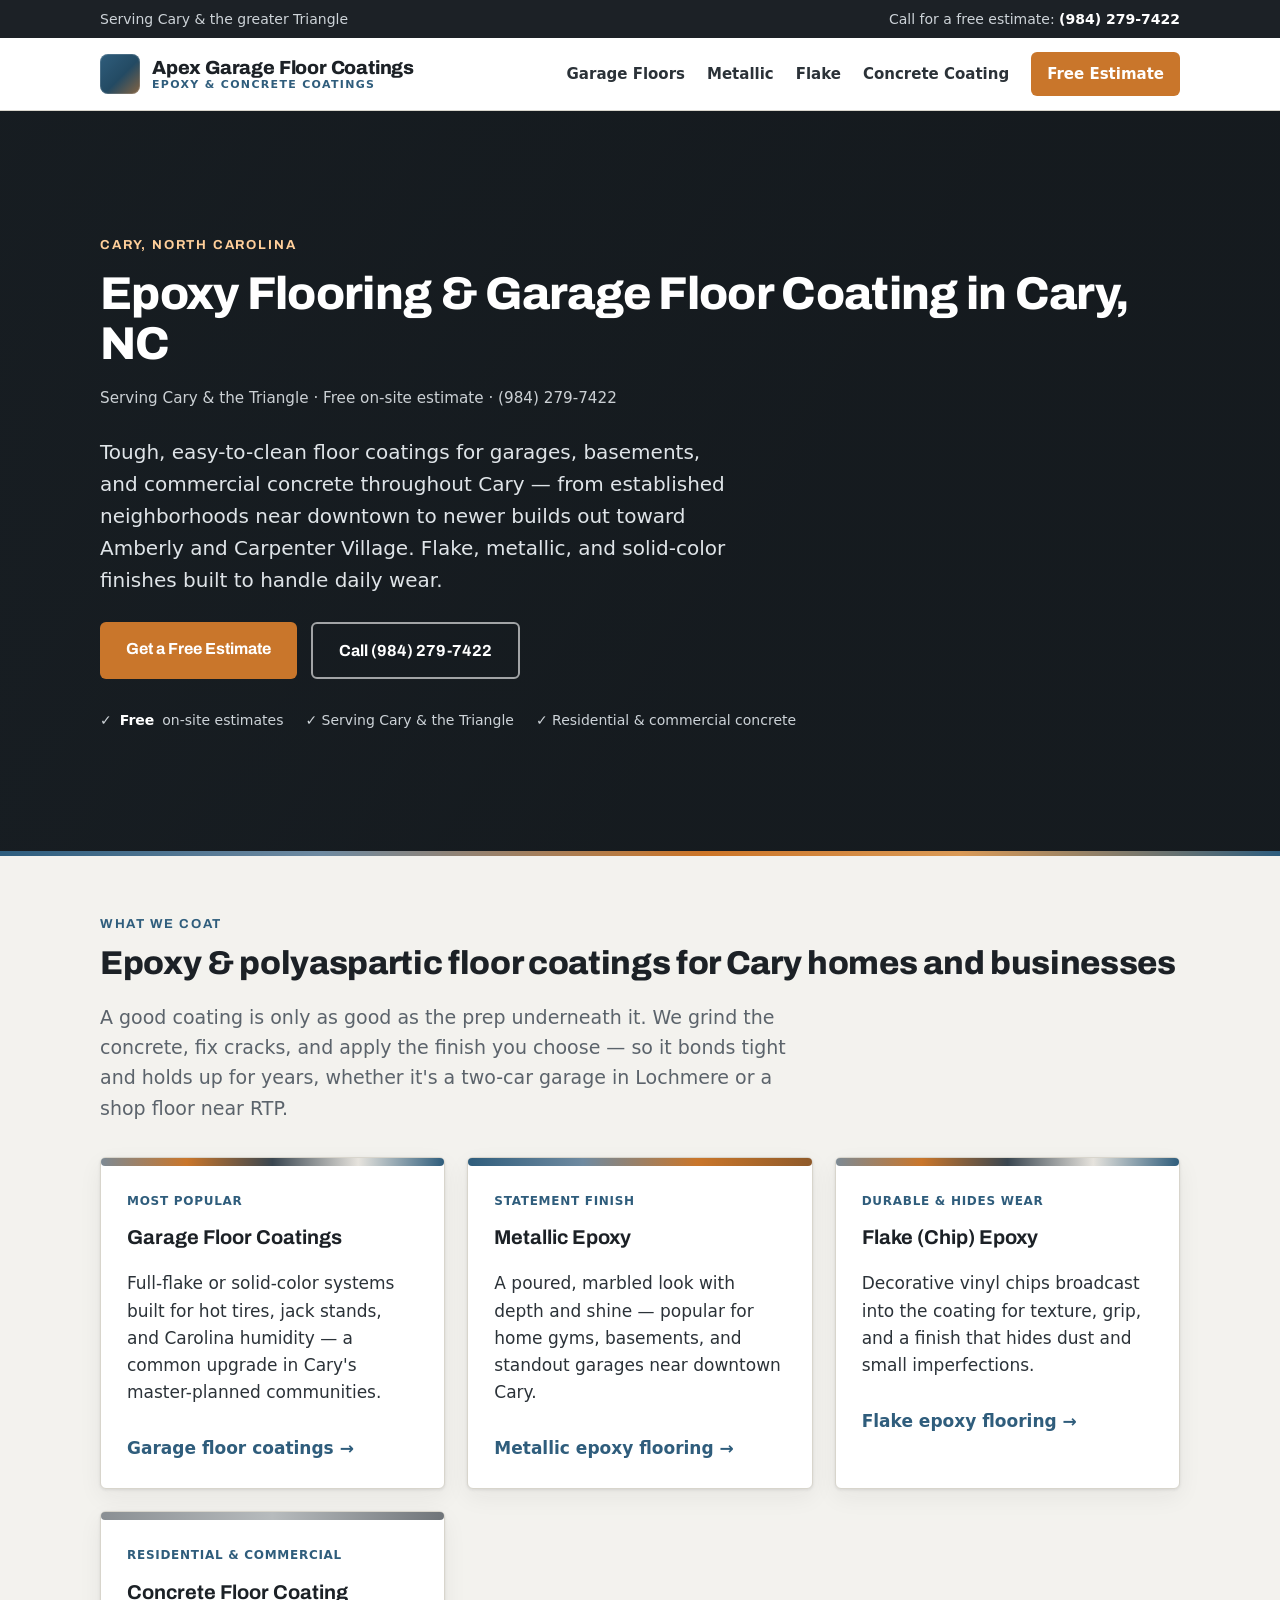
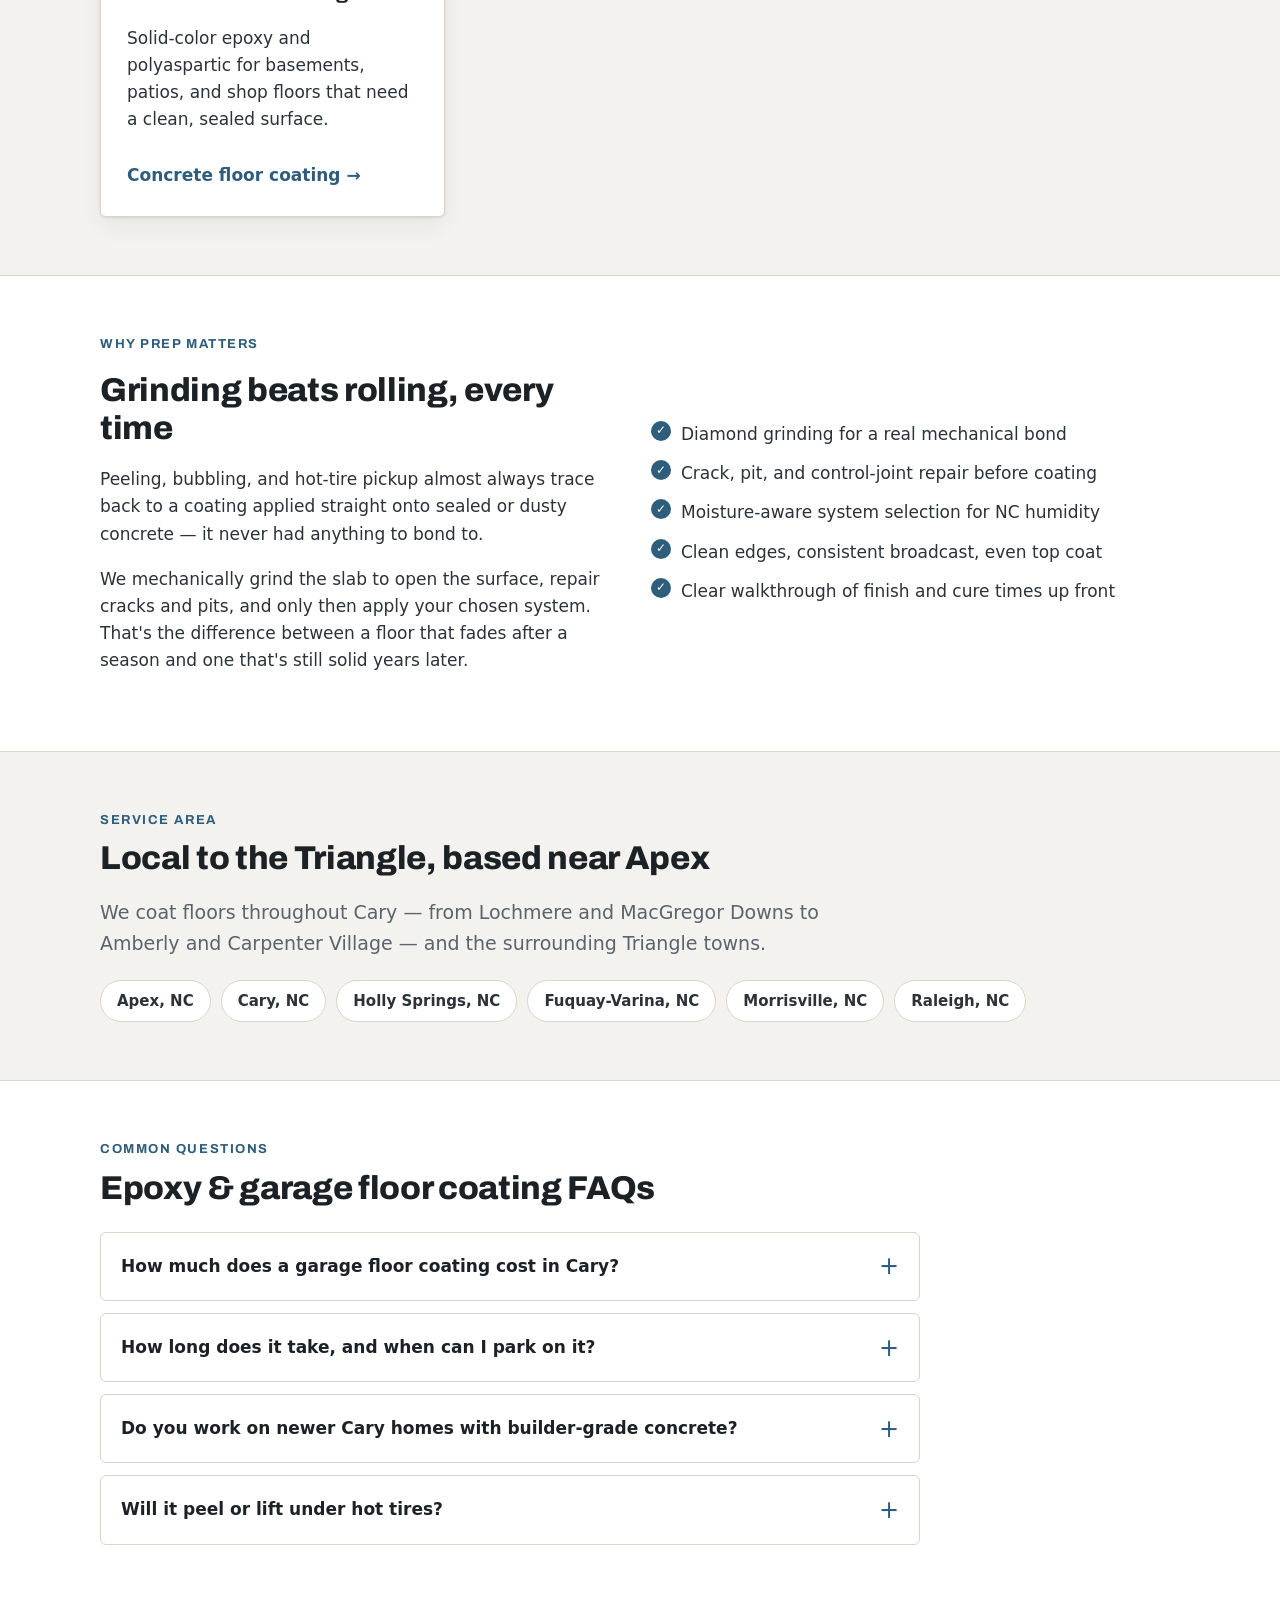
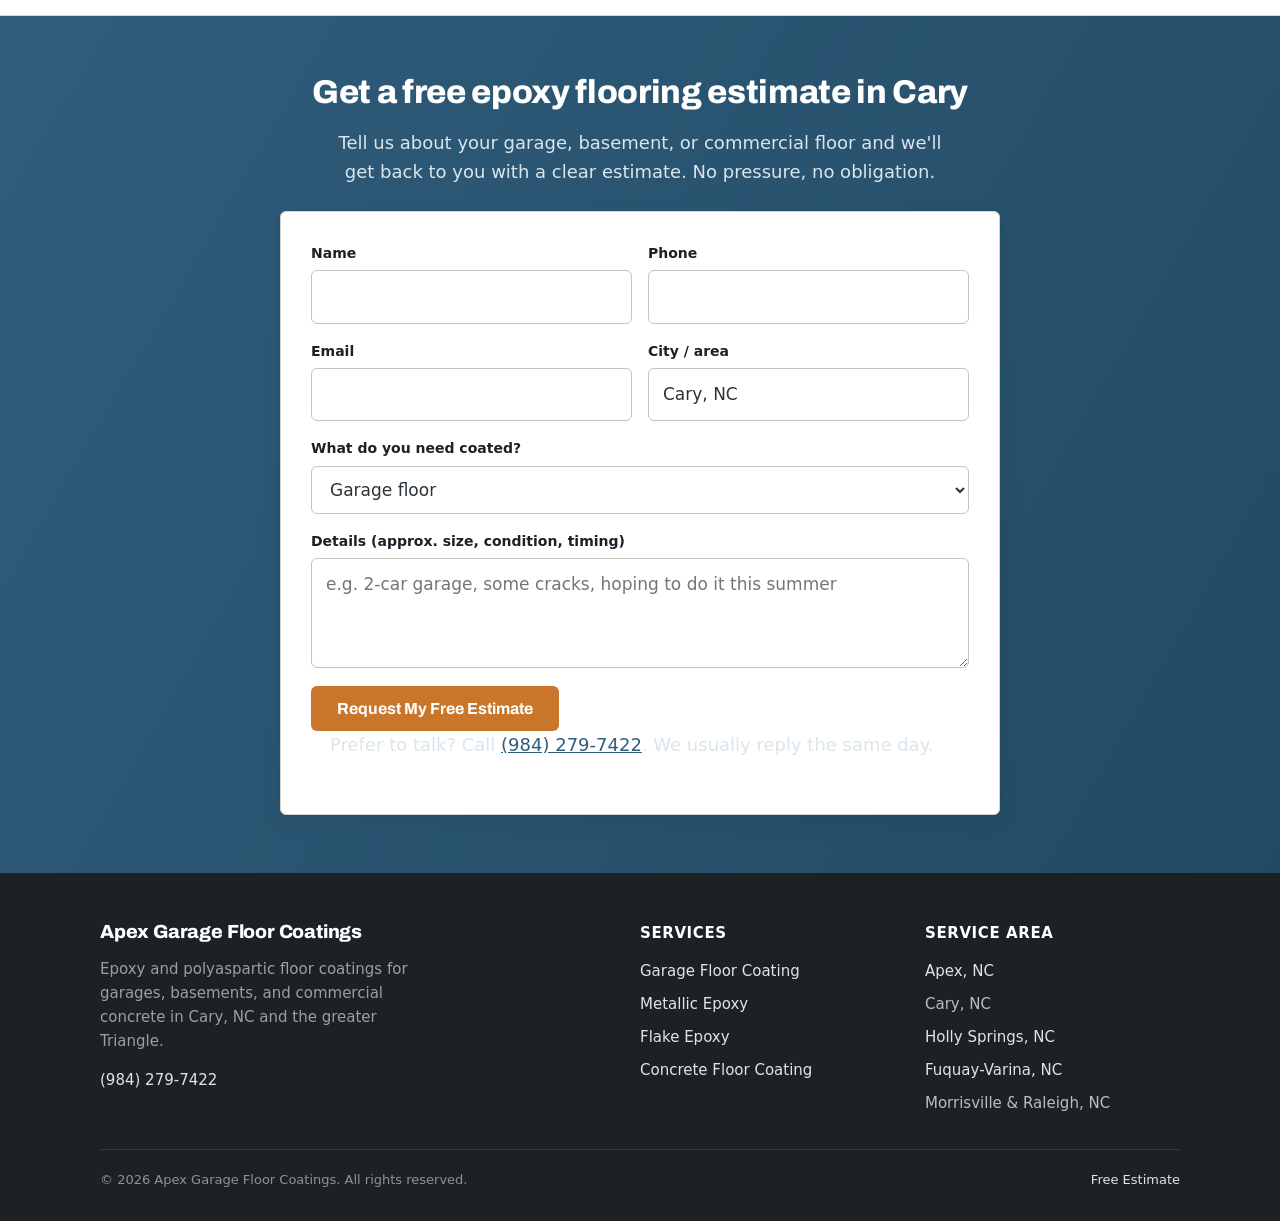
<file: epoxy-flooring-cary-nc.html>
<!DOCTYPE html>
<html lang="en"><head>

<meta name="viewport" content="width=device-width, initial-scale=1">
<title>Epoxy Flooring &amp; Garage Floor Coating in Cary, NC</title>
<meta name="description" content="Epoxy &amp; polyaspartic garage floor coating in Cary, NC. Flake &amp; metallic finishes. Free on-site estimate — (984) 279-7422.">
<link rel="canonical" href="https://apexgaragefloorcoatings.com/epoxy-flooring-cary-nc">
<meta name="robots" content="index, follow">

<!-- Open Graph -->
<meta property="og:title" content="Epoxy Flooring &amp; Garage Floor Coating in Cary, NC">
<meta property="og:description" content="Epoxy &amp; polyaspartic garage floor coating in Cary, NC. Flake &amp; metallic finishes. Free on-site estimate — (984) 279-7422.">
<meta property="og:type" content="website">
<meta property="og:url" content="https://apexgaragefloorcoatings.com/epoxy-flooring-cary-nc">
<meta property="og:image" content="https://apexgaragefloorcoatings.com/og-image.jpg">

<link rel="preconnect" href="https://fonts.googleapis.com">
<link rel="preconnect" href="https://fonts.gstatic.com" crossorigin>
<link href="https://fonts.googleapis.com/css2?family=Archivo:wght@600;700;800&display=swap" rel="stylesheet">

<link rel="stylesheet" href="style.css">

<script async src="https://www.googletagmanager.com/gtag/js?id=G-Y0KZ19XCC2"></script>
<script>
  window.dataLayer = window.dataLayer || [];
  function gtag(){dataLayer.push(arguments);}
  gtag('js', new Date());
  gtag('config', 'G-Y0KZ19XCC2');
</script>

<!-- Structured data: Service page tied to the main business entity, no fabricated street address -->
<script type="application/ld+json">
{
  "@context": "https://schema.org",
  "@type": "Service",
  "serviceType": "Epoxy Flooring & Garage Floor Coating",
  "provider": {
    "@type": "HomeAndConstructionBusiness",
    "name": "Apex Garage Floor Coatings",
    "url": "https://apexgaragefloorcoatings.com/",
    "telephone": "+1-984-279-7422"
  },
  "areaServed": { "@type": "City", "name": "Cary, NC" },
  "url": "https://apexgaragefloorcoatings.com/epoxy-flooring-cary-nc",
  "description": "Epoxy flooring and garage floor coating for Cary, NC homes and businesses, including flake, metallic, and solid-color polyaspartic and epoxy systems."
}
</script>
</head>
<body>
<a class="skip" href="#main">Skip to content</a>

<div class="topbar">
  <div class="wrap">
    <span>Serving Cary &amp; the greater Triangle</span>
    <span>Call for a free estimate: <a href="tel:+19842797422" onclick="try{gtag('event','click_to_call',{source:'page'});}catch(e){}">(984) 279-7422</a></span>
  </div>
</div>

<header class="site">
  <div class="wrap">
    <a class="brand" href="/">
      <span class="brand-mark" aria-hidden="true"></span>
      <span class="brand-name">Apex Garage Floor Coatings<span>Epoxy &amp; Concrete Coatings</span></span>
    </a>
    <nav class="main" aria-label="Primary">
      <a href="/garage-floor-coating-apex-nc">Garage Floors</a>
      <a href="/metallic-epoxy-flooring-apex-nc">Metallic</a>
      <a href="/flake-epoxy-flooring-apex-nc">Flake</a>
      <a href="/concrete-floor-coating-apex-nc">Concrete Coating</a>
      <a class="nav-cta" href="#quote">Free Estimate</a>
    </nav>
  </div>
</header>

<main id="main">

<section class="hero">
  <div class="wrap">
    <p class="eyebrow">Cary, North Carolina</p>
    <h1>Epoxy Flooring &amp; Garage Floor Coating in Cary, NC</h1>
    <p class="lead" style="font-size:0.95rem;opacity:0.9;margin-top:8px">Serving Cary &amp; the Triangle · Free on-site estimate · (984) 279-7422</p>
    <p class="lead">Tough, easy-to-clean floor coatings for garages, basements, and commercial concrete throughout Cary — from established neighborhoods near downtown to newer builds out toward Amberly and Carpenter Village. Flake, metallic, and solid-color finishes built to handle daily wear.</p>
    <div class="hero-cta">
      <a class="btn btn-primary" href="#quote">Get a Free Estimate</a>
      <a class="btn btn-ghost" href="tel:+19842797422" onclick="try{gtag('event','click_to_call',{source:'cta'});}catch(e){}">Call (984) 279-7422</a>
    </div>
    <div class="trust-row">
      <span>✓ <strong>Free</strong> on-site estimates</span>
      <span>✓ Serving Cary &amp; the Triangle</span>
      <span>✓ Residential &amp; commercial concrete</span>
    </div>
  </div>
</section>

<section>
  <div class="wrap">
    <p class="eyebrow">What we coat</p>
    <h2>Epoxy &amp; polyaspartic floor coatings for Cary homes and businesses</h2>
    <p class="lede">A good coating is only as good as the prep underneath it. We grind the concrete, fix cracks, and apply the finish you choose — so it bonds tight and holds up for years, whether it's a two-car garage in Lochmere or a shop floor near RTP.</p>
    <div class="grid grid-3" style="margin-top:34px">

      <article class="card">
        <div class="chip-swatch sw-flake" aria-hidden="true"></div>
        <span class="tag">Most popular</span>
        <h3>Garage Floor Coatings</h3>
        <p>Full-flake or solid-color systems built for hot tires, jack stands, and Carolina humidity — a common upgrade in Cary's master-planned communities.</p>
        <a class="more" href="/garage-floor-coating-apex-nc">Garage floor coatings</a>
      </article>

      <article class="card">
        <div class="chip-swatch sw-metal" aria-hidden="true"></div>
        <span class="tag">Statement finish</span>
        <h3>Metallic Epoxy</h3>
        <p>A poured, marbled look with depth and shine — popular for home gyms, basements, and standout garages near downtown Cary.</p>
        <a class="more" href="/metallic-epoxy-flooring-apex-nc">Metallic epoxy flooring</a>
      </article>

      <article class="card">
        <div class="chip-swatch sw-flake" aria-hidden="true"></div>
        <span class="tag">Durable &amp; hides wear</span>
        <h3>Flake (Chip) Epoxy</h3>
        <p>Decorative vinyl chips broadcast into the coating for texture, grip, and a finish that hides dust and small imperfections.</p>
        <a class="more" href="/flake-epoxy-flooring-apex-nc">Flake epoxy flooring</a>
      </article>

      <article class="card">
        <div class="chip-swatch sw-concrete" aria-hidden="true"></div>
        <span class="tag">Residential &amp; commercial</span>
        <h3>Concrete Floor Coating</h3>
        <p>Solid-color epoxy and polyaspartic for basements, patios, and shop floors that need a clean, sealed surface.</p>
        <a class="more" href="/concrete-floor-coating-apex-nc">Concrete floor coating</a>
      </article>

    </div>
  </div>
</section>

<section class="alt">
  <div class="wrap">
    <div class="grid grid-2" style="align-items:center">
      <div class="prose">
        <p class="eyebrow">Why prep matters</p>
        <h2>Grinding beats rolling, every time</h2>
        <p>Peeling, bubbling, and hot-tire pickup almost always trace back to a coating applied straight onto sealed or dusty concrete — it never had anything to bond to.</p>
        <p>We mechanically grind the slab to open the surface, repair cracks and pits, and only then apply your chosen system. That's the difference between a floor that fades after a season and one that's still solid years later.</p>
      </div>
      <div>
        <ul class="check">
          <li>Diamond grinding for a real mechanical bond</li>
          <li>Crack, pit, and control-joint repair before coating</li>
          <li>Moisture-aware system selection for NC humidity</li>
          <li>Clean edges, consistent broadcast, even top coat</li>
          <li>Clear walkthrough of finish and cure times up front</li>
        </ul>
      </div>
    </div>
  </div>
</section>

<section>
  <div class="wrap">
    <p class="eyebrow">Service area</p>
    <h2>Local to the Triangle, based near Apex</h2>
    <p class="lede">We coat floors throughout Cary — from Lochmere and MacGregor Downs to Amberly and Carpenter Village — and the surrounding Triangle towns.</p>
    <div class="areas" style="margin-top:22px">
      <a href="/">Apex, NC</a>
      <a href="/epoxy-flooring-cary-nc">Cary, NC</a>
      <a href="/epoxy-flooring-holly-springs-nc">Holly Springs, NC</a>
      <a href="/epoxy-flooring-fuquay-varina-nc">Fuquay-Varina, NC</a>
      <a href="/">Morrisville, NC</a>
      <a href="/">Raleigh, NC</a>
    </div>
  </div>
</section>

<section class="alt">
  <div class="wrap">
    <p class="eyebrow">Common questions</p>
    <h2>Epoxy &amp; garage floor coating FAQs</h2>
    <div class="faq" style="margin-top:24px; max-width:820px">
      <details>
        <summary>How much does a garage floor coating cost in Cary?</summary>
        <p>Coatings typically run about $3–$7 per square foot depending on slab condition, how much crack and pit repair is needed, and the finish you choose. Metallic and multi-coat flake systems sit toward the higher end. The best number comes from a free on-site estimate.</p>
      </details>
      <details>
        <summary>How long does it take, and when can I park on it?</summary>
        <p>Most residential garages are a one- to two-day job. Polyaspartic top coats cure fast and often handle foot traffic the next day, with vehicle traffic shortly after. Traditional epoxy systems need a little more cure time.</p>
      </details>
      <details>
        <summary>Do you work on newer Cary homes with builder-grade concrete?</summary>
        <p>Yes. Builder-grade slabs often still need grinding and prep before a coating will bond properly, even in newer construction. We assess the slab during your free estimate and recommend the right system either way.</p>
      </details>
      <details>
        <summary>Will it peel or lift under hot tires?</summary>
        <p>Hot-tire pickup happens when a coating wasn't bonded properly — usually a paint or roll-on product over unprepped concrete. Professionally ground and coated floors with the right top coat are built to resist it.</p>
      </details>
    </div>
  </div>
</section>

<section class="band" id="quote">
  <div class="wrap">
    <h2>Get a free epoxy flooring estimate in Cary</h2>
    <p>Tell us about your garage, basement, or commercial floor and we'll get back to you with a clear estimate. No pressure, no obligation.</p>
    <div class="form-card" style="max-width:720px; margin:0 auto; text-align:left; color:var(--ink)">
      <form action="https://formspree.io/f/xqevgnwq" method="POST" onsubmit="try{gtag('event','generate_lead',{form:'quote_request'});}catch(e){}">
        <div class="form-grid">
          <div class="field">
            <label for="name">Name</label>
            <input id="name" name="name" type="text" autocomplete="name" required>
          </div>
          <div class="field">
            <label for="phone">Phone</label>
            <input id="phone" name="phone" type="tel" autocomplete="tel" required>
          </div>
          <div class="field">
            <label for="email">Email</label>
            <input id="email" name="email" type="email" autocomplete="email">
          </div>
          <div class="field">
            <label for="city">City / area</label>
            <input id="city" name="city" type="text" value="Cary, NC">
          </div>
          <div class="field full">
            <label for="project">What do you need coated?</label>
            <select id="project" name="project">
              <option selected>Garage floor</option>
              <option>Basement floor</option>
              <option>Metallic epoxy floor</option>
              <option>Flake epoxy floor</option>
              <option>Commercial / shop floor</option>
              <option>Not sure yet</option>
            </select>
          </div>
          <div class="field full">
            <label for="message">Details (approx. size, condition, timing)</label>
            <textarea id="message" name="message" placeholder="e.g. 2-car garage, some cracks, hoping to do it this summer"></textarea>
          </div>
        </div>
        <div style="margin-top:18px">
          <button class="btn btn-primary" type="submit">Request My Free Estimate</button>
        </div>
        <p class="form-note">Prefer to talk? Call <a href="tel:+19842797422" onclick="try{gtag('event','click_to_call',{source:'page'});}catch(e){}">(984) 279-7422</a>. We usually reply the same day.</p>
      </form>
    </div>
  </div>
</section>

</main>

<footer class="site">
  <div class="wrap">
    <div class="foot-grid">
      <div class="foot-brand">
        <span class="brand-name">Apex Garage Floor Coatings</span>
        <p style="margin-top:12px">Epoxy and polyaspartic floor coatings for garages, basements, and commercial concrete in Cary, NC and the greater Triangle.</p>
        <p style="margin-top:12px"><a href="tel:+19842797422" onclick="try{gtag('event','click_to_call',{source:'page'});}catch(e){}">(984) 279-7422</a></p>
      </div>
      <div>
        <h4>Services</h4>
        <ul>
          <li><a href="/garage-floor-coating-apex-nc">Garage Floor Coating</a></li>
          <li><a href="/metallic-epoxy-flooring-apex-nc">Metallic Epoxy</a></li>
          <li><a href="/flake-epoxy-flooring-apex-nc">Flake Epoxy</a></li>
          <li><a href="/concrete-floor-coating-apex-nc">Concrete Floor Coating</a></li>
        </ul>
      </div>
      <div>
        <h4>Service Area</h4>
        <ul>
          <li><a href="/">Apex, NC</a></li>
          <li>Cary, NC</li>
          <li><a href="/epoxy-flooring-holly-springs-nc">Holly Springs, NC</a></li>
          <li><a href="/epoxy-flooring-fuquay-varina-nc">Fuquay-Varina, NC</a></li>
          <li>Morrisville &amp; Raleigh, NC</li>
        </ul>
      </div>
    </div>
    <div class="legal">
      <span>&copy; <span id="yr">2026</span> Apex Garage Floor Coatings. All rights reserved.</span>
      <span><a href="#quote">Free Estimate</a></span>
    </div>
  </div>
</footer>

</body></html>
</file>
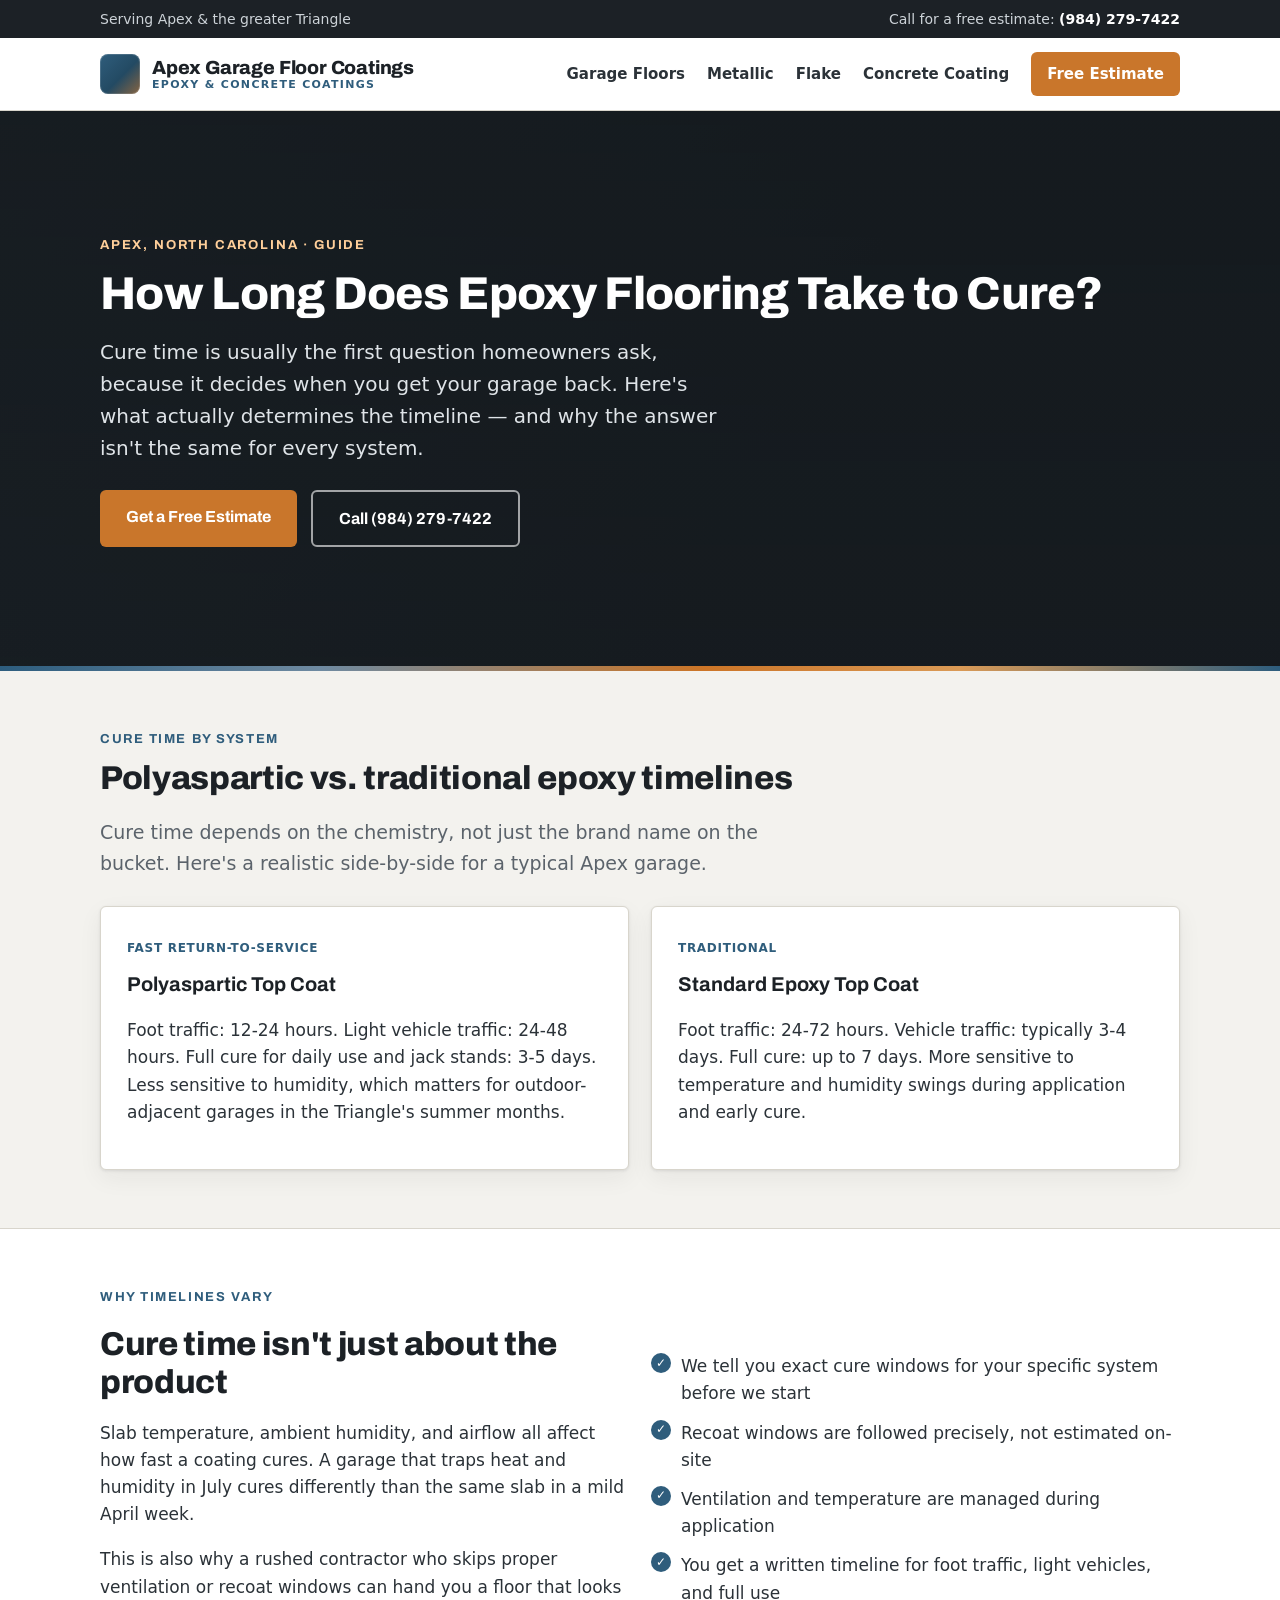
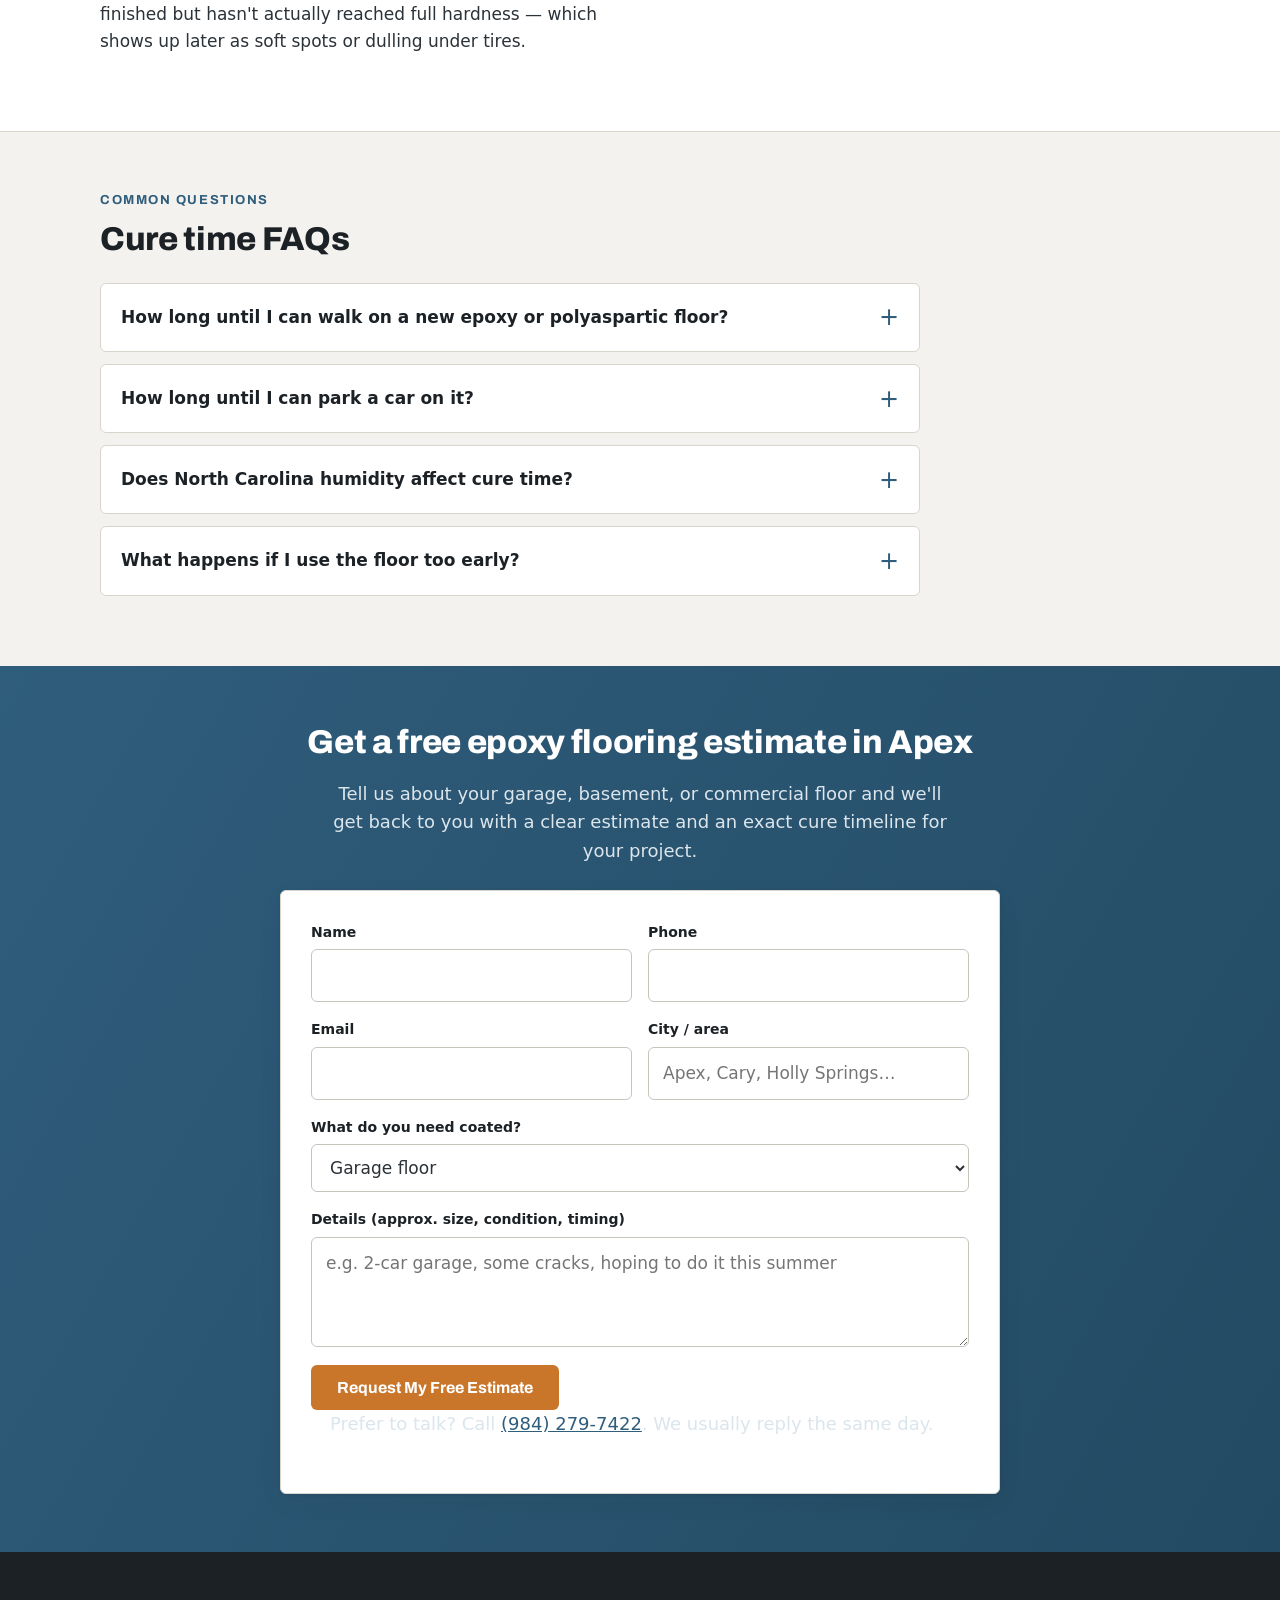
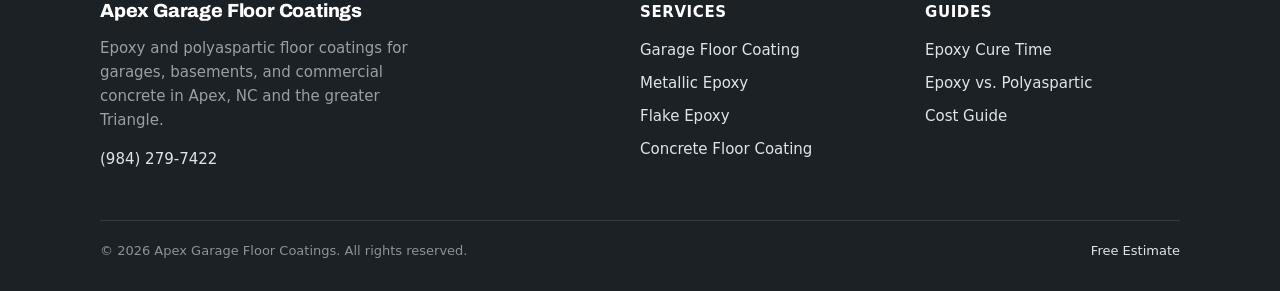
<file: epoxy-flooring-cure-time-apex-nc.html>
<!DOCTYPE html>
<html lang="en"><head>

<meta name="viewport" content="width=device-width, initial-scale=1">
<title>How Long Does Epoxy Flooring Take to Cure? | Apex, NC</title>
<meta name="description" content="Cure and recoat times for epoxy and polyaspartic garage floor coatings in Apex, NC — how long before you can walk on it, park on it, and use the space normally.">
<link rel="canonical" href="https://apexgaragefloorcoatings.com/epoxy-flooring-cure-time-apex-nc">
<meta name="robots" content="index, follow">

<meta property="og:title" content="How Long Does Epoxy Flooring Take to Cure?">
<meta property="og:description" content="Cure and recoat times for epoxy and polyaspartic garage floor coatings in Apex, NC.">
<meta property="og:type" content="article">
<meta property="og:url" content="https://apexgaragefloorcoatings.com/epoxy-flooring-cure-time-apex-nc">
<meta property="og:image" content="https://apexgaragefloorcoatings.com/og-image.jpg">

<link rel="preconnect" href="https://fonts.googleapis.com">
<link rel="preconnect" href="https://fonts.gstatic.com" crossorigin>
<link href="https://fonts.googleapis.com/css2?family=Archivo:wght@600;700;800&display=swap" rel="stylesheet">
<link rel="stylesheet" href="style.css">

<script async src="https://www.googletagmanager.com/gtag/js?id=G-Y0KZ19XCC2"></script>
<script>
  window.dataLayer = window.dataLayer || [];
  function gtag(){dataLayer.push(arguments);}
  gtag('js', new Date());
  gtag('config', 'G-Y0KZ19XCC2');
</script>

<script type="application/ld+json">
{
  "@context": "https://schema.org",
  "@type": "FAQPage",
  "mainEntity": [
    {
      "@type": "Question",
      "name": "How long until I can walk on a new epoxy or polyaspartic floor?",
      "acceptedAnswer": {
        "@type": "Answer",
        "text": "Polyaspartic top coats typically allow light foot traffic within 12-24 hours. Traditional epoxy top coats usually need 24-72 hours before foot traffic, depending on temperature and humidity."
      }
    },
    {
      "@type": "Question",
      "name": "How long until I can park a car on it?",
      "acceptedAnswer": {
        "@type": "Answer",
        "text": "Polyaspartic systems often handle light vehicle traffic in about 24-48 hours. Full cure for heavier daily use and jack stands typically takes 3-5 days for polyaspartic and up to 7 days for traditional epoxy systems."
      }
    },
    {
      "@type": "Question",
      "name": "Does North Carolina humidity affect cure time?",
      "acceptedAnswer": {
        "@type": "Answer",
        "text": "Yes. Higher humidity and temperature swings, common in the Triangle area through spring and summer, can slow epoxy cure and shorten the working window during application. Polyaspartic systems are less humidity-sensitive and are often chosen for that reason."
      }
    }
  ]
}
</script>
</head>
<body>
<a class="skip" href="#main">Skip to content</a>

<div class="topbar">
  <div class="wrap">
    <span>Serving Apex &amp; the greater Triangle</span>
    <span>Call for a free estimate: <a href="tel:+19842797422" onclick="try{gtag('event','click_to_call',{source:'page'});}catch(e){}">(984) 279-7422</a></span>
  </div>
</div>

<header class="site">
  <div class="wrap">
    <a class="brand" href="/">
      <span class="brand-mark" aria-hidden="true"></span>
      <span class="brand-name">Apex Garage Floor Coatings<span>Epoxy &amp; Concrete Coatings</span></span>
    </a>
    <nav class="main" aria-label="Primary">
      <a href="/garage-floor-coating-apex-nc">Garage Floors</a>
      <a href="/metallic-epoxy-flooring-apex-nc">Metallic</a>
      <a href="/flake-epoxy-flooring-apex-nc">Flake</a>
      <a href="/concrete-floor-coating-apex-nc">Concrete Coating</a>
      <a class="nav-cta" href="#quote">Free Estimate</a>
    </nav>
  </div>
</header>

<main id="main">

<section class="hero">
  <div class="wrap">
    <p class="eyebrow">Apex, North Carolina · Guide</p>
    <h1>How Long Does Epoxy Flooring Take to Cure?</h1>
    <p class="lead">Cure time is usually the first question homeowners ask, because it decides when you get your garage back. Here's what actually determines the timeline — and why the answer isn't the same for every system.</p>
    <div class="hero-cta">
      <a class="btn btn-primary" href="#quote">Get a Free Estimate</a>
      <a class="btn btn-ghost" href="tel:+19842797422" onclick="try{gtag('event','click_to_call',{source:'cta'});}catch(e){}">Call (984) 279-7422</a>
    </div>
  </div>
</section>

<section>
  <div class="wrap">
    <p class="eyebrow">Cure time by system</p>
    <h2>Polyaspartic vs. traditional epoxy timelines</h2>
    <p class="lede">Cure time depends on the chemistry, not just the brand name on the bucket. Here's a realistic side-by-side for a typical Apex garage.</p>
    <div class="grid grid-2" style="margin-top:28px; align-items:start">
      <article class="card">
        <span class="tag">Fast return-to-service</span>
        <h3>Polyaspartic Top Coat</h3>
        <p>Foot traffic: 12-24 hours. Light vehicle traffic: 24-48 hours. Full cure for daily use and jack stands: 3-5 days. Less sensitive to humidity, which matters for outdoor-adjacent garages in the Triangle's summer months.</p>
      </article>
      <article class="card">
        <span class="tag">Traditional</span>
        <h3>Standard Epoxy Top Coat</h3>
        <p>Foot traffic: 24-72 hours. Vehicle traffic: typically 3-4 days. Full cure: up to 7 days. More sensitive to temperature and humidity swings during application and early cure.</p>
      </article>
    </div>
  </div>
</section>

<section class="alt">
  <div class="wrap">
    <div class="grid grid-2" style="align-items:center">
      <div class="prose">
        <p class="eyebrow">Why timelines vary</p>
        <h2>Cure time isn't just about the product</h2>
        <p>Slab temperature, ambient humidity, and airflow all affect how fast a coating cures. A garage that traps heat and humidity in July cures differently than the same slab in a mild April week.</p>
        <p>This is also why a rushed contractor who skips proper ventilation or recoat windows can hand you a floor that looks finished but hasn't actually reached full hardness — which shows up later as soft spots or dulling under tires.</p>
      </div>
      <div>
        <ul class="check">
          <li>We tell you exact cure windows for your specific system before we start</li>
          <li>Recoat windows are followed precisely, not estimated on-site</li>
          <li>Ventilation and temperature are managed during application</li>
          <li>You get a written timeline for foot traffic, light vehicles, and full use</li>
        </ul>
      </div>
    </div>
  </div>
</section>

<section>
  <div class="wrap">
    <p class="eyebrow">Common questions</p>
    <h2>Cure time FAQs</h2>
    <div class="faq" style="margin-top:24px; max-width:820px">
      <details>
        <summary>How long until I can walk on a new epoxy or polyaspartic floor?</summary>
        <p>Polyaspartic top coats typically allow light foot traffic within 12-24 hours. Traditional epoxy top coats usually need 24-72 hours before foot traffic, depending on temperature and humidity.</p>
      </details>
      <details>
        <summary>How long until I can park a car on it?</summary>
        <p>Polyaspartic systems often handle light vehicle traffic in about 24-48 hours. Full cure for heavier daily use and jack stands typically takes 3-5 days for polyaspartic and up to 7 days for traditional epoxy systems.</p>
      </details>
      <details>
        <summary>Does North Carolina humidity affect cure time?</summary>
        <p>Yes. Higher humidity and temperature swings, common in the Triangle area through spring and summer, can slow epoxy cure and shorten the working window during application. Polyaspartic systems are less humidity-sensitive and are often chosen for that reason.</p>
      </details>
      <details>
        <summary>What happens if I use the floor too early?</summary>
        <p>Using a floor before it's fully cured can cause soft spots, dulling, or marks that don't buff out — the coating hasn't finished cross-linking yet, even if it looks dry on the surface. We give you a written timeline so there's no guesswork.</p>
      </details>
    </div>
  </div>
</section>

<section class="band" id="quote">
  <div class="wrap">
    <h2>Get a free epoxy flooring estimate in Apex</h2>
    <p>Tell us about your garage, basement, or commercial floor and we'll get back to you with a clear estimate and an exact cure timeline for your project.</p>
    <div class="form-card" style="max-width:720px; margin:0 auto; text-align:left; color:var(--ink)">
      <form action="https://formspree.io/f/xqevgnwq" method="POST" onsubmit="try{gtag('event','generate_lead',{form:'quote_request'});}catch(e){}">
        <div class="form-grid">
          <div class="field">
            <label for="name">Name</label>
            <input id="name" name="name" type="text" autocomplete="name" required>
          </div>
          <div class="field">
            <label for="phone">Phone</label>
            <input id="phone" name="phone" type="tel" autocomplete="tel" required>
          </div>
          <div class="field">
            <label for="email">Email</label>
            <input id="email" name="email" type="email" autocomplete="email">
          </div>
          <div class="field">
            <label for="city">City / area</label>
            <input id="city" name="city" type="text" placeholder="Apex, Cary, Holly Springs…">
          </div>
          <div class="field full">
            <label for="project">What do you need coated?</label>
            <select id="project" name="project">
              <option selected>Garage floor</option>
              <option>Basement floor</option>
              <option>Metallic epoxy floor</option>
              <option>Flake epoxy floor</option>
              <option>Commercial / shop floor</option>
              <option>Not sure yet</option>
            </select>
          </div>
          <div class="field full">
            <label for="message">Details (approx. size, condition, timing)</label>
            <textarea id="message" name="message" placeholder="e.g. 2-car garage, some cracks, hoping to do it this summer"></textarea>
          </div>
        </div>
        <div style="margin-top:18px">
          <button class="btn btn-primary" type="submit">Request My Free Estimate</button>
        </div>
        <p class="form-note">Prefer to talk? Call <a href="tel:+19842797422" onclick="try{gtag('event','click_to_call',{source:'page'});}catch(e){}">(984) 279-7422</a>. We usually reply the same day.</p>
      </form>
    </div>
  </div>
</section>

</main>

<footer class="site">
  <div class="wrap">
    <div class="foot-grid">
      <div class="foot-brand">
        <span class="brand-name">Apex Garage Floor Coatings</span>
        <p style="margin-top:12px">Epoxy and polyaspartic floor coatings for garages, basements, and commercial concrete in Apex, NC and the greater Triangle.</p>
        <p style="margin-top:12px"><a href="tel:+19842797422" onclick="try{gtag('event','click_to_call',{source:'page'});}catch(e){}">(984) 279-7422</a></p>
      </div>
      <div>
        <h4>Services</h4>
        <ul>
          <li><a href="/garage-floor-coating-apex-nc">Garage Floor Coating</a></li>
          <li><a href="/metallic-epoxy-flooring-apex-nc">Metallic Epoxy</a></li>
          <li><a href="/flake-epoxy-flooring-apex-nc">Flake Epoxy</a></li>
          <li><a href="/concrete-floor-coating-apex-nc">Concrete Floor Coating</a></li>
        </ul>
      </div>
      <div>
        <h4>Guides</h4>
        <ul>
          <li><a href="/epoxy-flooring-cure-time-apex-nc">Epoxy Cure Time</a></li>
          <li><a href="/epoxy-vs-polyaspartic-garage-floor-apex-nc">Epoxy vs. Polyaspartic</a></li>
          <li><a href="/garage-floor-epoxy-cost-apex-nc">Cost Guide</a></li>
        </ul>
      </div>
    </div>
    <div class="legal">
      <span>&copy; <span id="yr">2026</span> Apex Garage Floor Coatings. All rights reserved.</span>
      <span><a href="#quote">Free Estimate</a></span>
    </div>
  </div>
</footer>

</body></html>
</file>
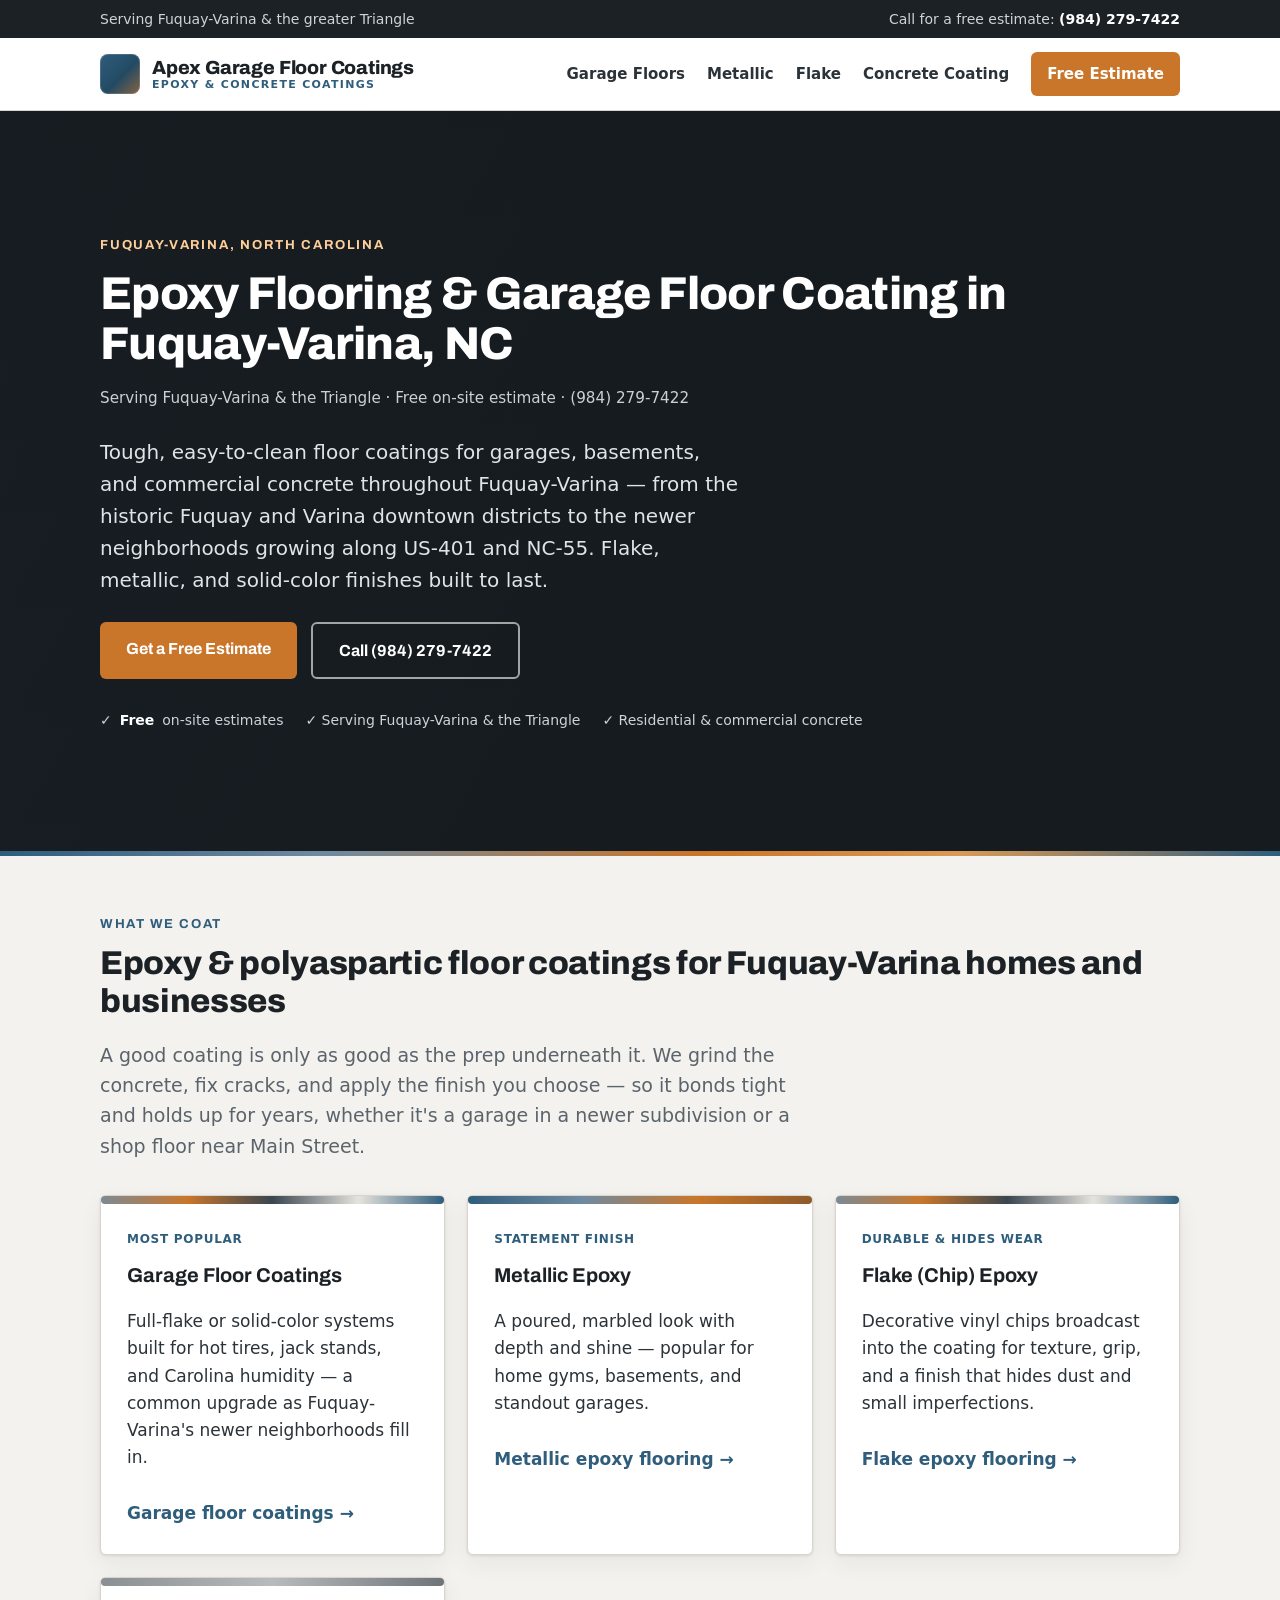
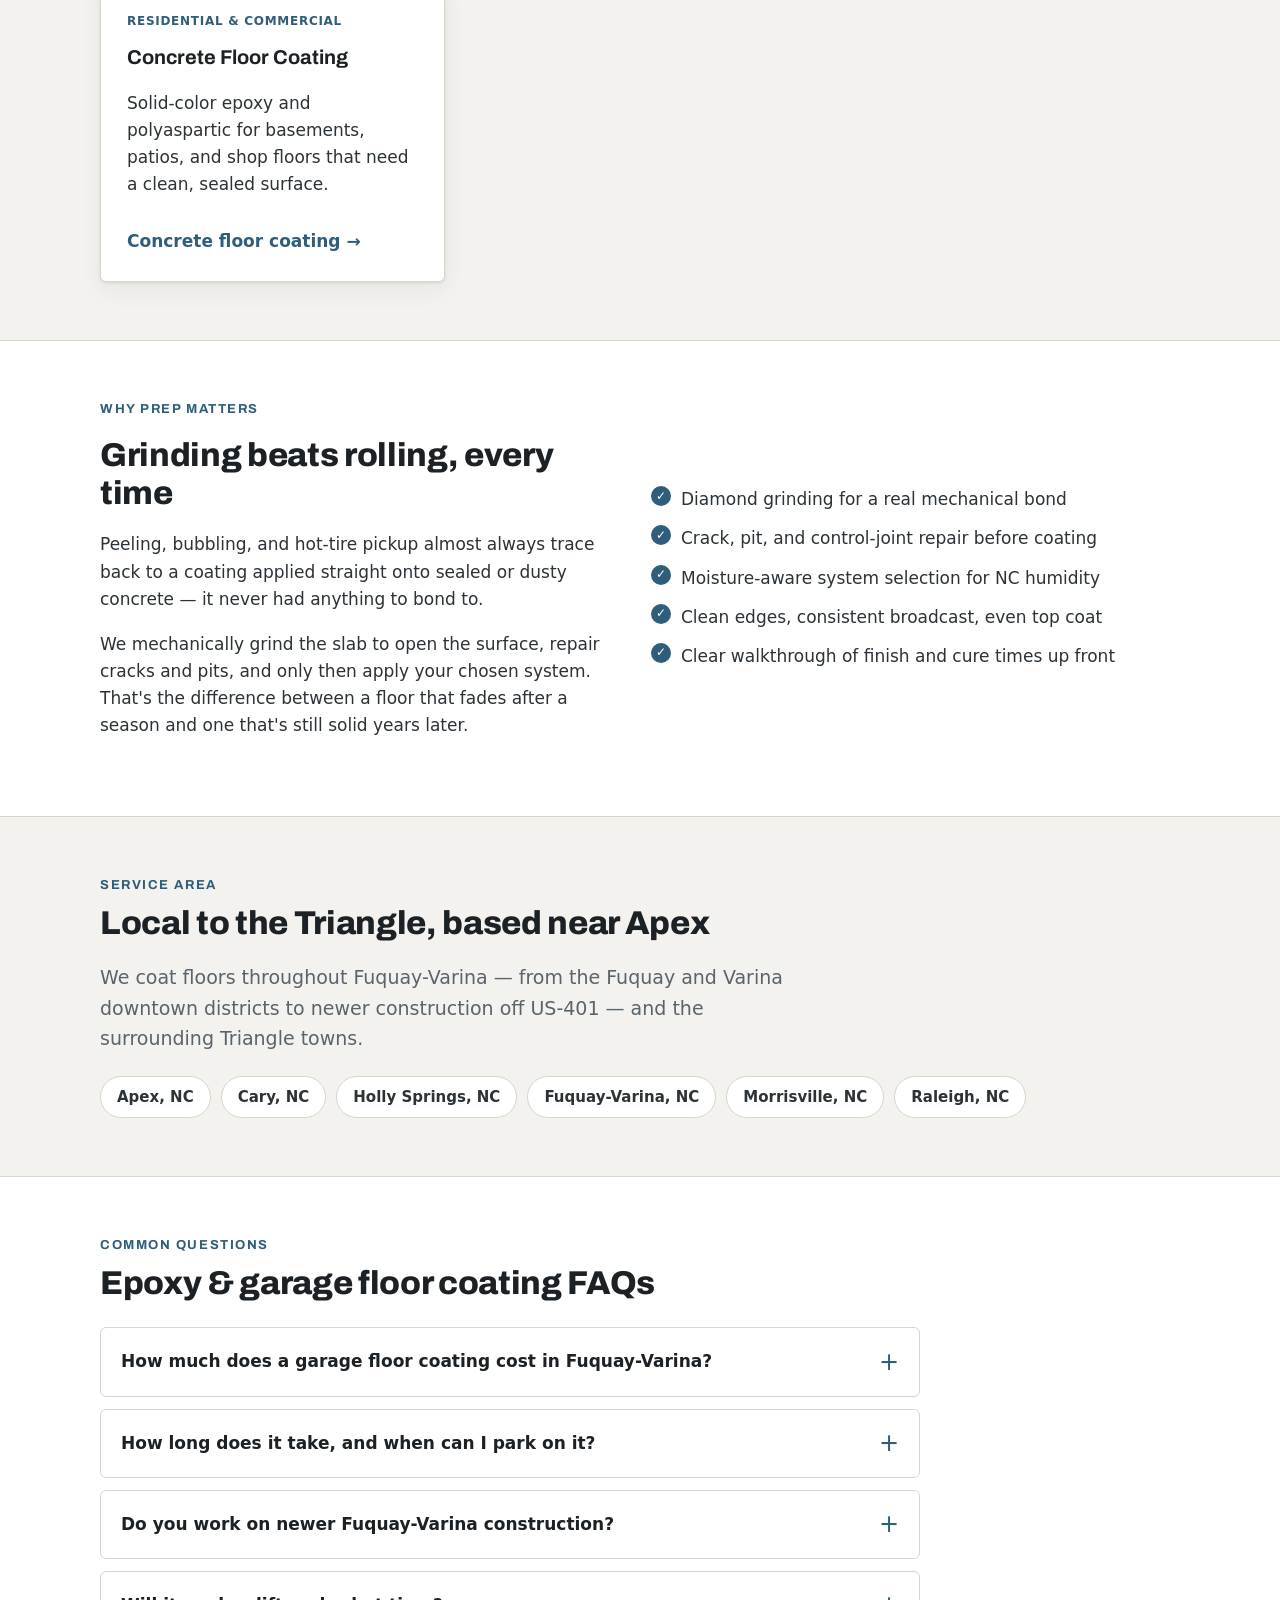
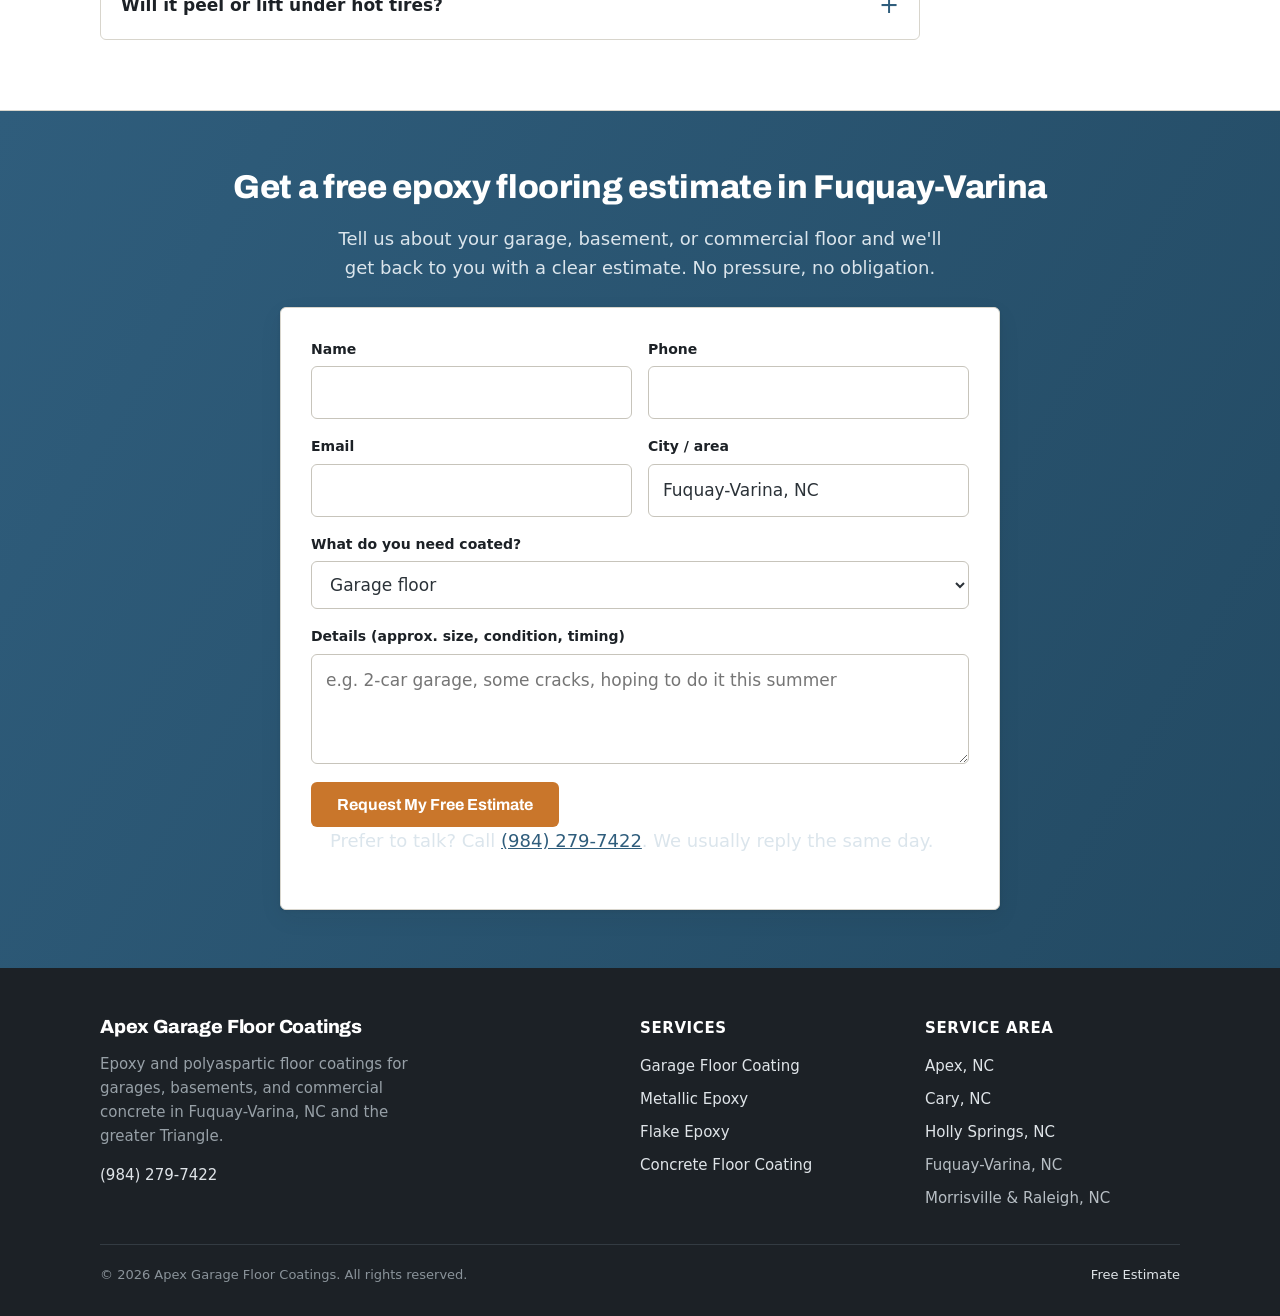
<file: epoxy-flooring-fuquay-varina-nc.html>
<!DOCTYPE html>
<html lang="en"><head>

<meta name="viewport" content="width=device-width, initial-scale=1">
<title>Epoxy Flooring &amp; Garage Floor Coating in Fuquay-Varina, NC</title>
<meta name="description" content="Epoxy &amp; polyaspartic garage floor coating in Fuquay-Varina, NC. Flake &amp; metallic finishes. Free on-site estimate — (984) 279-7422.">
<link rel="canonical" href="https://apexgaragefloorcoatings.com/epoxy-flooring-fuquay-varina-nc">
<meta name="robots" content="index, follow">

<!-- Open Graph -->
<meta property="og:title" content="Epoxy Flooring &amp; Garage Floor Coating in Fuquay-Varina, NC">
<meta property="og:description" content="Epoxy &amp; polyaspartic garage floor coating in Fuquay-Varina, NC. Flake &amp; metallic finishes. Free on-site estimate — (984) 279-7422.">
<meta property="og:type" content="website">
<meta property="og:url" content="https://apexgaragefloorcoatings.com/epoxy-flooring-fuquay-varina-nc">
<meta property="og:image" content="https://apexgaragefloorcoatings.com/og-image.jpg">

<link rel="preconnect" href="https://fonts.googleapis.com">
<link rel="preconnect" href="https://fonts.gstatic.com" crossorigin>
<link href="https://fonts.googleapis.com/css2?family=Archivo:wght@600;700;800&display=swap" rel="stylesheet">

<link rel="stylesheet" href="style.css">

<script async src="https://www.googletagmanager.com/gtag/js?id=G-Y0KZ19XCC2"></script>
<script>
  window.dataLayer = window.dataLayer || [];
  function gtag(){dataLayer.push(arguments);}
  gtag('js', new Date());
  gtag('config', 'G-Y0KZ19XCC2');
</script>

<script type="application/ld+json">
{
  "@context": "https://schema.org",
  "@type": "Service",
  "serviceType": "Epoxy Flooring & Garage Floor Coating",
  "provider": {
    "@type": "HomeAndConstructionBusiness",
    "name": "Apex Garage Floor Coatings",
    "url": "https://apexgaragefloorcoatings.com/",
    "telephone": "+1-984-279-7422"
  },
  "areaServed": { "@type": "City", "name": "Fuquay-Varina, NC" },
  "url": "https://apexgaragefloorcoatings.com/epoxy-flooring-fuquay-varina-nc",
  "description": "Epoxy flooring and garage floor coating for Fuquay-Varina, NC homes and businesses, including flake, metallic, and solid-color polyaspartic and epoxy systems."
}
</script>
</head>
<body>
<a class="skip" href="#main">Skip to content</a>

<div class="topbar">
  <div class="wrap">
    <span>Serving Fuquay-Varina &amp; the greater Triangle</span>
    <span>Call for a free estimate: <a href="tel:+19842797422" onclick="try{gtag('event','click_to_call',{source:'page'});}catch(e){}">(984) 279-7422</a></span>
  </div>
</div>

<header class="site">
  <div class="wrap">
    <a class="brand" href="/">
      <span class="brand-mark" aria-hidden="true"></span>
      <span class="brand-name">Apex Garage Floor Coatings<span>Epoxy &amp; Concrete Coatings</span></span>
    </a>
    <nav class="main" aria-label="Primary">
      <a href="/garage-floor-coating-apex-nc">Garage Floors</a>
      <a href="/metallic-epoxy-flooring-apex-nc">Metallic</a>
      <a href="/flake-epoxy-flooring-apex-nc">Flake</a>
      <a href="/concrete-floor-coating-apex-nc">Concrete Coating</a>
      <a class="nav-cta" href="#quote">Free Estimate</a>
    </nav>
  </div>
</header>

<main id="main">

<section class="hero">
  <div class="wrap">
    <p class="eyebrow">Fuquay-Varina, North Carolina</p>
    <h1>Epoxy Flooring &amp; Garage Floor Coating in Fuquay-Varina, NC</h1>
    <p class="lead" style="font-size:0.95rem;opacity:0.9;margin-top:8px">Serving Fuquay-Varina &amp; the Triangle · Free on-site estimate · (984) 279-7422</p>
    <p class="lead">Tough, easy-to-clean floor coatings for garages, basements, and commercial concrete throughout Fuquay-Varina — from the historic Fuquay and Varina downtown districts to the newer neighborhoods growing along US-401 and NC-55. Flake, metallic, and solid-color finishes built to last.</p>
    <div class="hero-cta">
      <a class="btn btn-primary" href="#quote">Get a Free Estimate</a>
      <a class="btn btn-ghost" href="tel:+19842797422" onclick="try{gtag('event','click_to_call',{source:'cta'});}catch(e){}">Call (984) 279-7422</a>
    </div>
    <div class="trust-row">
      <span>✓ <strong>Free</strong> on-site estimates</span>
      <span>✓ Serving Fuquay-Varina &amp; the Triangle</span>
      <span>✓ Residential &amp; commercial concrete</span>
    </div>
  </div>
</section>

<section>
  <div class="wrap">
    <p class="eyebrow">What we coat</p>
    <h2>Epoxy &amp; polyaspartic floor coatings for Fuquay-Varina homes and businesses</h2>
    <p class="lede">A good coating is only as good as the prep underneath it. We grind the concrete, fix cracks, and apply the finish you choose — so it bonds tight and holds up for years, whether it's a garage in a newer subdivision or a shop floor near Main Street.</p>
    <div class="grid grid-3" style="margin-top:34px">

      <article class="card">
        <div class="chip-swatch sw-flake" aria-hidden="true"></div>
        <span class="tag">Most popular</span>
        <h3>Garage Floor Coatings</h3>
        <p>Full-flake or solid-color systems built for hot tires, jack stands, and Carolina humidity — a common upgrade as Fuquay-Varina's newer neighborhoods fill in.</p>
        <a class="more" href="/garage-floor-coating-apex-nc">Garage floor coatings</a>
      </article>

      <article class="card">
        <div class="chip-swatch sw-metal" aria-hidden="true"></div>
        <span class="tag">Statement finish</span>
        <h3>Metallic Epoxy</h3>
        <p>A poured, marbled look with depth and shine — popular for home gyms, basements, and standout garages.</p>
        <a class="more" href="/metallic-epoxy-flooring-apex-nc">Metallic epoxy flooring</a>
      </article>

      <article class="card">
        <div class="chip-swatch sw-flake" aria-hidden="true"></div>
        <span class="tag">Durable &amp; hides wear</span>
        <h3>Flake (Chip) Epoxy</h3>
        <p>Decorative vinyl chips broadcast into the coating for texture, grip, and a finish that hides dust and small imperfections.</p>
        <a class="more" href="/flake-epoxy-flooring-apex-nc">Flake epoxy flooring</a>
      </article>

      <article class="card">
        <div class="chip-swatch sw-concrete" aria-hidden="true"></div>
        <span class="tag">Residential &amp; commercial</span>
        <h3>Concrete Floor Coating</h3>
        <p>Solid-color epoxy and polyaspartic for basements, patios, and shop floors that need a clean, sealed surface.</p>
        <a class="more" href="/concrete-floor-coating-apex-nc">Concrete floor coating</a>
      </article>

    </div>
  </div>
</section>

<section class="alt">
  <div class="wrap">
    <div class="grid grid-2" style="align-items:center">
      <div class="prose">
        <p class="eyebrow">Why prep matters</p>
        <h2>Grinding beats rolling, every time</h2>
        <p>Peeling, bubbling, and hot-tire pickup almost always trace back to a coating applied straight onto sealed or dusty concrete — it never had anything to bond to.</p>
        <p>We mechanically grind the slab to open the surface, repair cracks and pits, and only then apply your chosen system. That's the difference between a floor that fades after a season and one that's still solid years later.</p>
      </div>
      <div>
        <ul class="check">
          <li>Diamond grinding for a real mechanical bond</li>
          <li>Crack, pit, and control-joint repair before coating</li>
          <li>Moisture-aware system selection for NC humidity</li>
          <li>Clean edges, consistent broadcast, even top coat</li>
          <li>Clear walkthrough of finish and cure times up front</li>
        </ul>
      </div>
    </div>
  </div>
</section>

<section>
  <div class="wrap">
    <p class="eyebrow">Service area</p>
    <h2>Local to the Triangle, based near Apex</h2>
    <p class="lede">We coat floors throughout Fuquay-Varina — from the Fuquay and Varina downtown districts to newer construction off US-401 — and the surrounding Triangle towns.</p>
    <div class="areas" style="margin-top:22px">
      <a href="/">Apex, NC</a>
      <a href="/epoxy-flooring-cary-nc">Cary, NC</a>
      <a href="/epoxy-flooring-holly-springs-nc">Holly Springs, NC</a>
      <a href="/epoxy-flooring-fuquay-varina-nc">Fuquay-Varina, NC</a>
      <a href="/">Morrisville, NC</a>
      <a href="/">Raleigh, NC</a>
    </div>
  </div>
</section>

<section class="alt">
  <div class="wrap">
    <p class="eyebrow">Common questions</p>
    <h2>Epoxy &amp; garage floor coating FAQs</h2>
    <div class="faq" style="margin-top:24px; max-width:820px">
      <details>
        <summary>How much does a garage floor coating cost in Fuquay-Varina?</summary>
        <p>Coatings typically run about $3–$7 per square foot depending on slab condition, how much crack and pit repair is needed, and the finish you choose. Metallic and multi-coat flake systems sit toward the higher end. The best number comes from a free on-site estimate.</p>
      </details>
      <details>
        <summary>How long does it take, and when can I park on it?</summary>
        <p>Most residential garages are a one- to two-day job. Polyaspartic top coats cure fast and often handle foot traffic the next day, with vehicle traffic shortly after. Traditional epoxy systems need a little more cure time.</p>
      </details>
      <details>
        <summary>Do you work on newer Fuquay-Varina construction?</summary>
        <p>Yes. Builder-grade slabs in newer neighborhoods often still need grinding and prep before a coating will bond properly. We assess the slab during your free estimate and recommend the right system.</p>
      </details>
      <details>
        <summary>Will it peel or lift under hot tires?</summary>
        <p>Hot-tire pickup happens when a coating wasn't bonded properly — usually a paint or roll-on product over unprepped concrete. Professionally ground and coated floors with the right top coat are built to resist it.</p>
      </details>
    </div>
  </div>
</section>

<section class="band" id="quote">
  <div class="wrap">
    <h2>Get a free epoxy flooring estimate in Fuquay-Varina</h2>
    <p>Tell us about your garage, basement, or commercial floor and we'll get back to you with a clear estimate. No pressure, no obligation.</p>
    <div class="form-card" style="max-width:720px; margin:0 auto; text-align:left; color:var(--ink)">
      <form action="https://formspree.io/f/xqevgnwq" method="POST" onsubmit="try{gtag('event','generate_lead',{form:'quote_request'});}catch(e){}">
        <div class="form-grid">
          <div class="field">
            <label for="name">Name</label>
            <input id="name" name="name" type="text" autocomplete="name" required>
          </div>
          <div class="field">
            <label for="phone">Phone</label>
            <input id="phone" name="phone" type="tel" autocomplete="tel" required>
          </div>
          <div class="field">
            <label for="email">Email</label>
            <input id="email" name="email" type="email" autocomplete="email">
          </div>
          <div class="field">
            <label for="city">City / area</label>
            <input id="city" name="city" type="text" value="Fuquay-Varina, NC">
          </div>
          <div class="field full">
            <label for="project">What do you need coated?</label>
            <select id="project" name="project">
              <option selected>Garage floor</option>
              <option>Basement floor</option>
              <option>Metallic epoxy floor</option>
              <option>Flake epoxy floor</option>
              <option>Commercial / shop floor</option>
              <option>Not sure yet</option>
            </select>
          </div>
          <div class="field full">
            <label for="message">Details (approx. size, condition, timing)</label>
            <textarea id="message" name="message" placeholder="e.g. 2-car garage, some cracks, hoping to do it this summer"></textarea>
          </div>
        </div>
        <div style="margin-top:18px">
          <button class="btn btn-primary" type="submit">Request My Free Estimate</button>
        </div>
        <p class="form-note">Prefer to talk? Call <a href="tel:+19842797422" onclick="try{gtag('event','click_to_call',{source:'page'});}catch(e){}">(984) 279-7422</a>. We usually reply the same day.</p>
      </form>
    </div>
  </div>
</section>

</main>

<footer class="site">
  <div class="wrap">
    <div class="foot-grid">
      <div class="foot-brand">
        <span class="brand-name">Apex Garage Floor Coatings</span>
        <p style="margin-top:12px">Epoxy and polyaspartic floor coatings for garages, basements, and commercial concrete in Fuquay-Varina, NC and the greater Triangle.</p>
        <p style="margin-top:12px"><a href="tel:+19842797422" onclick="try{gtag('event','click_to_call',{source:'page'});}catch(e){}">(984) 279-7422</a></p>
      </div>
      <div>
        <h4>Services</h4>
        <ul>
          <li><a href="/garage-floor-coating-apex-nc">Garage Floor Coating</a></li>
          <li><a href="/metallic-epoxy-flooring-apex-nc">Metallic Epoxy</a></li>
          <li><a href="/flake-epoxy-flooring-apex-nc">Flake Epoxy</a></li>
          <li><a href="/concrete-floor-coating-apex-nc">Concrete Floor Coating</a></li>
        </ul>
      </div>
      <div>
        <h4>Service Area</h4>
        <ul>
          <li><a href="/">Apex, NC</a></li>
          <li><a href="/epoxy-flooring-cary-nc">Cary, NC</a></li>
          <li><a href="/epoxy-flooring-holly-springs-nc">Holly Springs, NC</a></li>
          <li>Fuquay-Varina, NC</li>
          <li>Morrisville &amp; Raleigh, NC</li>
        </ul>
      </div>
    </div>
    <div class="legal">
      <span>&copy; <span id="yr">2026</span> Apex Garage Floor Coatings. All rights reserved.</span>
      <span><a href="#quote">Free Estimate</a></span>
    </div>
  </div>
</footer>

</body></html>
</file>
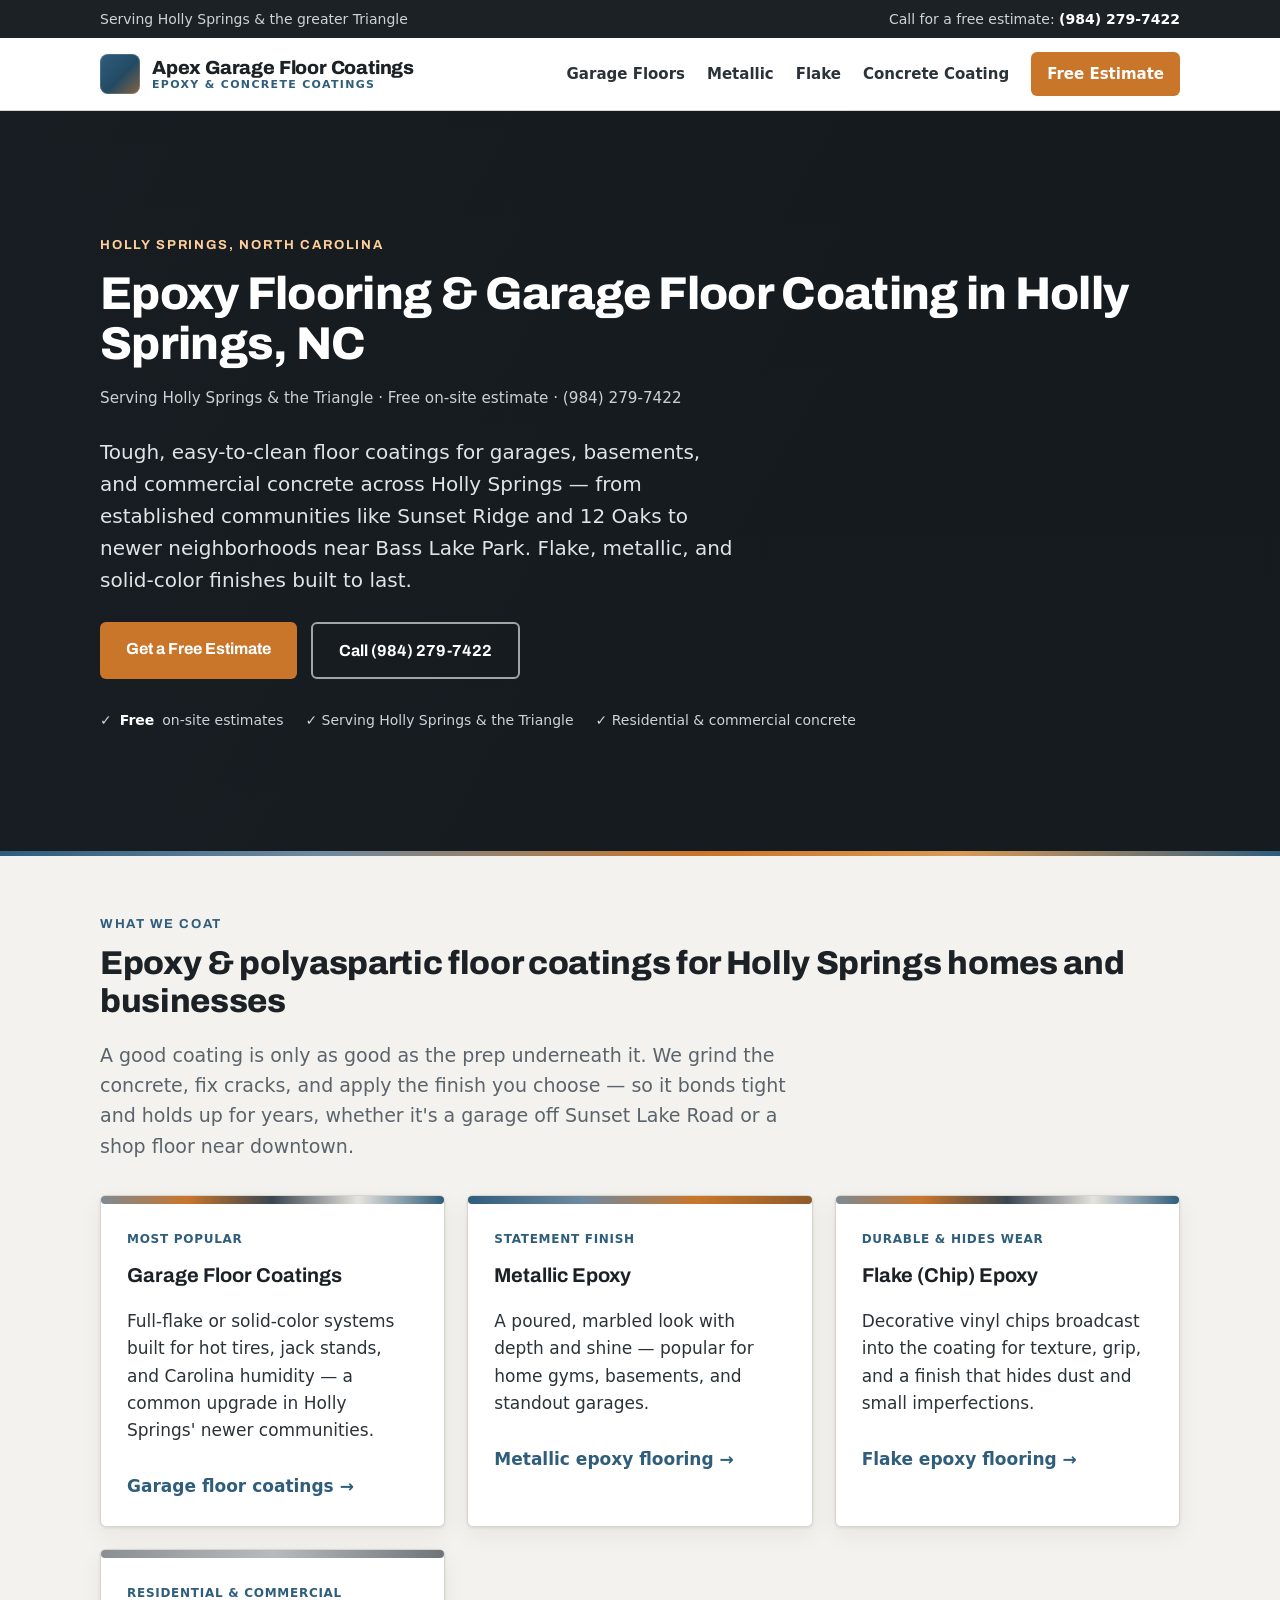
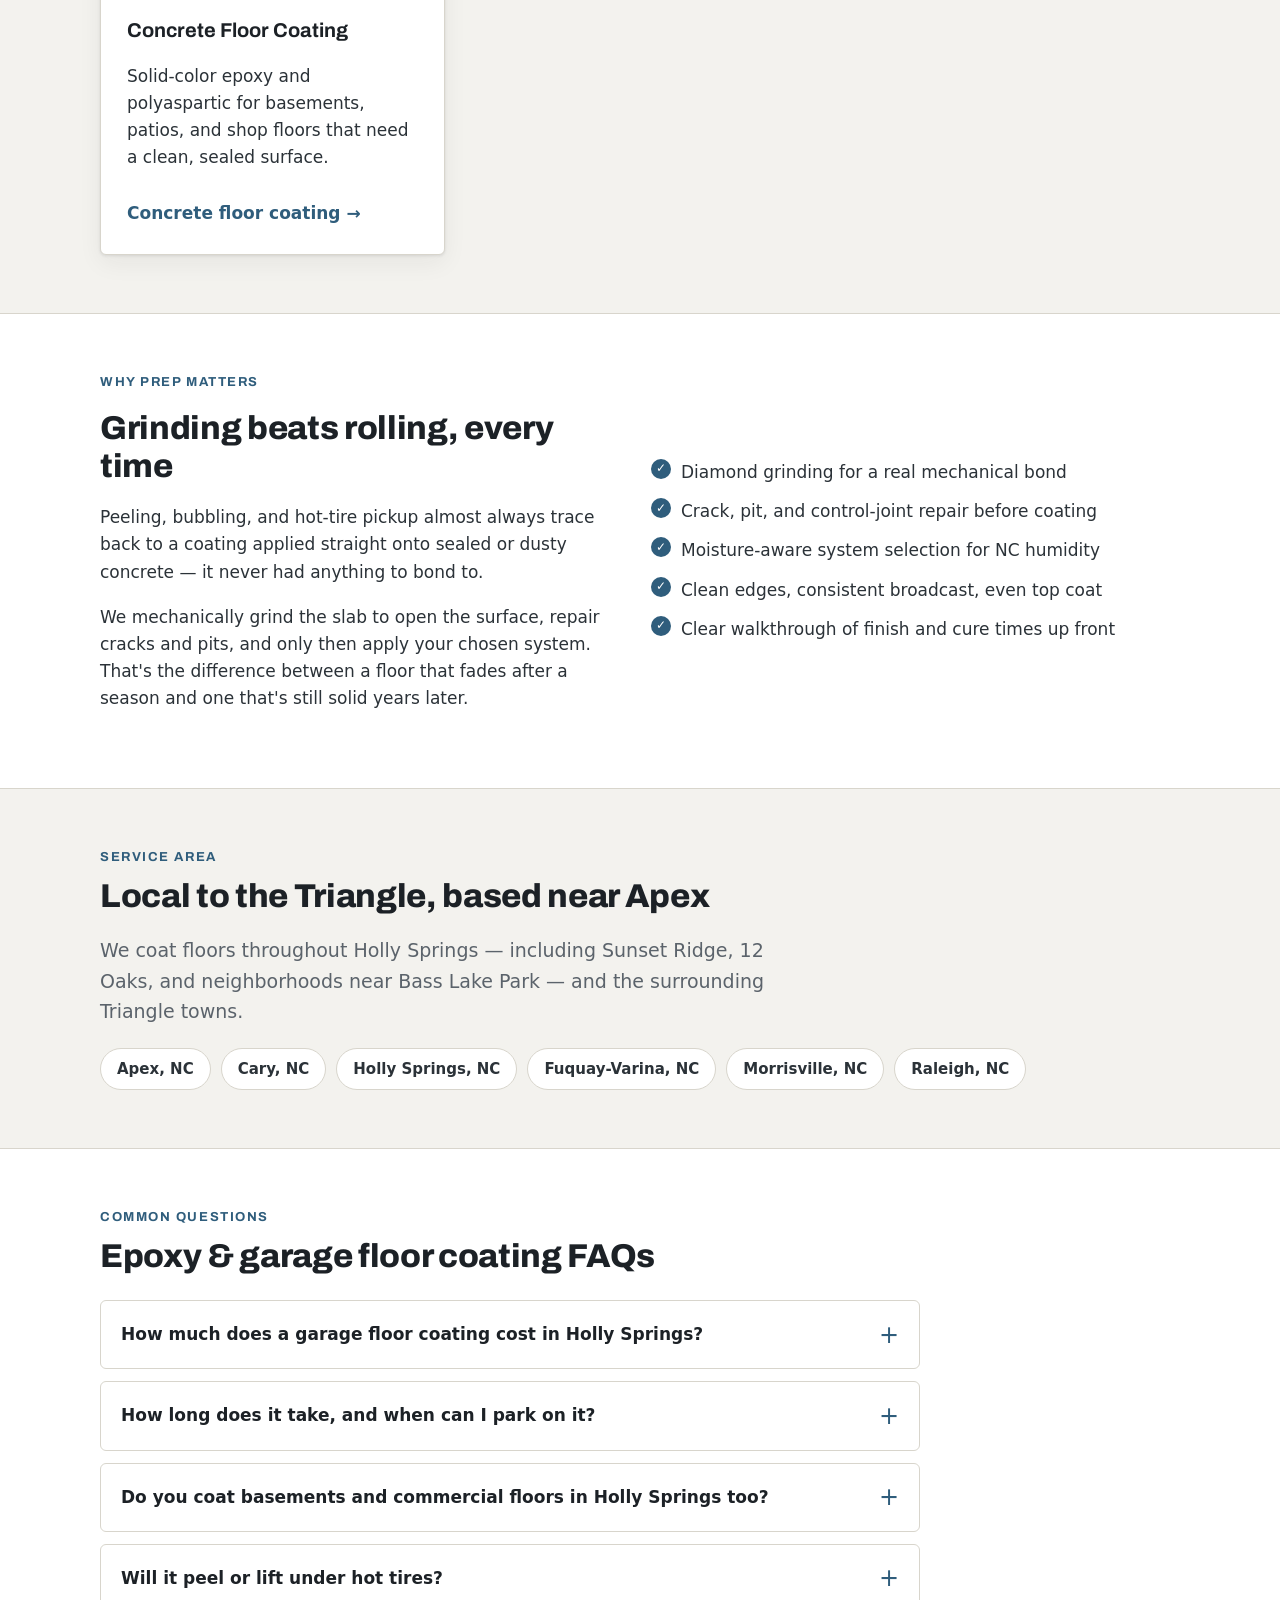
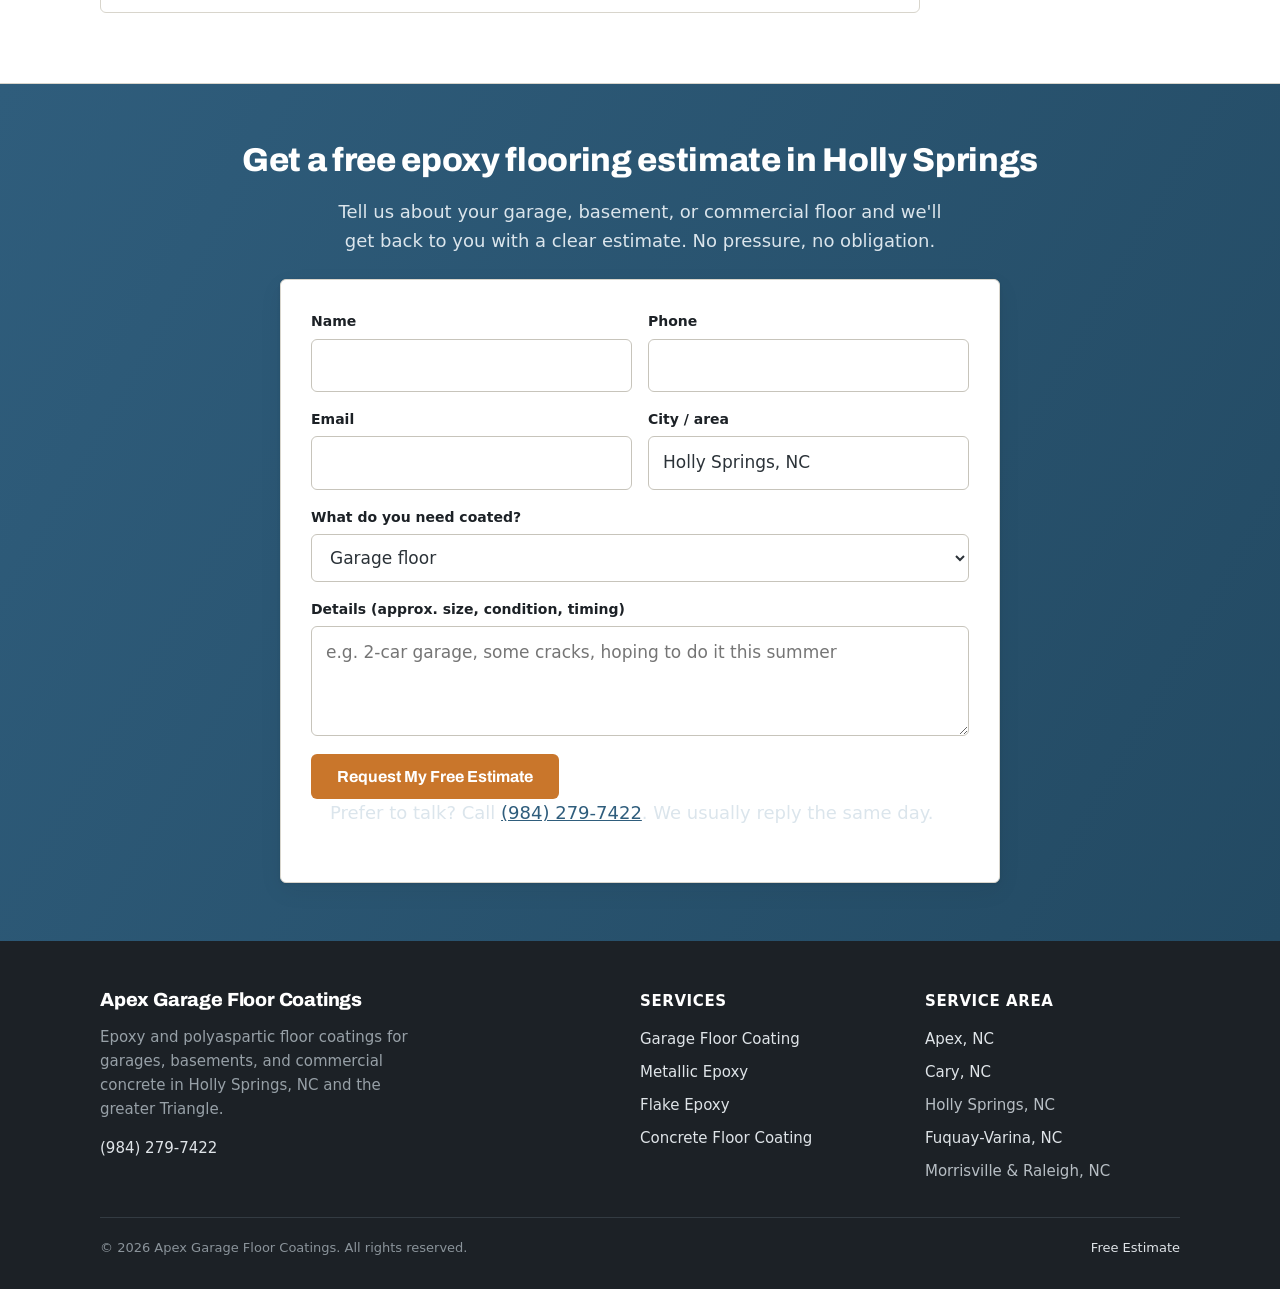
<file: epoxy-flooring-holly-springs-nc.html>
<!DOCTYPE html>
<html lang="en"><head>

<meta name="viewport" content="width=device-width, initial-scale=1">
<title>Epoxy Flooring &amp; Garage Floor Coating in Holly Springs, NC</title>
<meta name="description" content="Epoxy &amp; polyaspartic garage floor coating in Holly Springs, NC. Flake &amp; metallic finishes. Free on-site estimate — (984) 279-7422.">
<link rel="canonical" href="https://apexgaragefloorcoatings.com/epoxy-flooring-holly-springs-nc">
<meta name="robots" content="index, follow">

<!-- Open Graph -->
<meta property="og:title" content="Epoxy Flooring &amp; Garage Floor Coating in Holly Springs, NC">
<meta property="og:description" content="Epoxy &amp; polyaspartic garage floor coating in Holly Springs, NC. Flake &amp; metallic finishes. Free on-site estimate — (984) 279-7422.">
<meta property="og:type" content="website">
<meta property="og:url" content="https://apexgaragefloorcoatings.com/epoxy-flooring-holly-springs-nc">
<meta property="og:image" content="https://apexgaragefloorcoatings.com/og-image.jpg">

<link rel="preconnect" href="https://fonts.googleapis.com">
<link rel="preconnect" href="https://fonts.gstatic.com" crossorigin>
<link href="https://fonts.googleapis.com/css2?family=Archivo:wght@600;700;800&display=swap" rel="stylesheet">

<link rel="stylesheet" href="style.css">

<script async src="https://www.googletagmanager.com/gtag/js?id=G-Y0KZ19XCC2"></script>
<script>
  window.dataLayer = window.dataLayer || [];
  function gtag(){dataLayer.push(arguments);}
  gtag('js', new Date());
  gtag('config', 'G-Y0KZ19XCC2');
</script>

<script type="application/ld+json">
{
  "@context": "https://schema.org",
  "@type": "Service",
  "serviceType": "Epoxy Flooring & Garage Floor Coating",
  "provider": {
    "@type": "HomeAndConstructionBusiness",
    "name": "Apex Garage Floor Coatings",
    "url": "https://apexgaragefloorcoatings.com/",
    "telephone": "+1-984-279-7422"
  },
  "areaServed": { "@type": "City", "name": "Holly Springs, NC" },
  "url": "https://apexgaragefloorcoatings.com/epoxy-flooring-holly-springs-nc",
  "description": "Epoxy flooring and garage floor coating for Holly Springs, NC homes and businesses, including flake, metallic, and solid-color polyaspartic and epoxy systems."
}
</script>
</head>
<body>
<a class="skip" href="#main">Skip to content</a>

<div class="topbar">
  <div class="wrap">
    <span>Serving Holly Springs &amp; the greater Triangle</span>
    <span>Call for a free estimate: <a href="tel:+19842797422" onclick="try{gtag('event','click_to_call',{source:'page'});}catch(e){}">(984) 279-7422</a></span>
  </div>
</div>

<header class="site">
  <div class="wrap">
    <a class="brand" href="/">
      <span class="brand-mark" aria-hidden="true"></span>
      <span class="brand-name">Apex Garage Floor Coatings<span>Epoxy &amp; Concrete Coatings</span></span>
    </a>
    <nav class="main" aria-label="Primary">
      <a href="/garage-floor-coating-apex-nc">Garage Floors</a>
      <a href="/metallic-epoxy-flooring-apex-nc">Metallic</a>
      <a href="/flake-epoxy-flooring-apex-nc">Flake</a>
      <a href="/concrete-floor-coating-apex-nc">Concrete Coating</a>
      <a class="nav-cta" href="#quote">Free Estimate</a>
    </nav>
  </div>
</header>

<main id="main">

<section class="hero">
  <div class="wrap">
    <p class="eyebrow">Holly Springs, North Carolina</p>
    <h1>Epoxy Flooring &amp; Garage Floor Coating in Holly Springs, NC</h1>
    <p class="lead" style="font-size:0.95rem;opacity:0.9;margin-top:8px">Serving Holly Springs &amp; the Triangle · Free on-site estimate · (984) 279-7422</p>
    <p class="lead">Tough, easy-to-clean floor coatings for garages, basements, and commercial concrete across Holly Springs — from established communities like Sunset Ridge and 12 Oaks to newer neighborhoods near Bass Lake Park. Flake, metallic, and solid-color finishes built to last.</p>
    <div class="hero-cta">
      <a class="btn btn-primary" href="#quote">Get a Free Estimate</a>
      <a class="btn btn-ghost" href="tel:+19842797422" onclick="try{gtag('event','click_to_call',{source:'cta'});}catch(e){}">Call (984) 279-7422</a>
    </div>
    <div class="trust-row">
      <span>✓ <strong>Free</strong> on-site estimates</span>
      <span>✓ Serving Holly Springs &amp; the Triangle</span>
      <span>✓ Residential &amp; commercial concrete</span>
    </div>
  </div>
</section>

<section>
  <div class="wrap">
    <p class="eyebrow">What we coat</p>
    <h2>Epoxy &amp; polyaspartic floor coatings for Holly Springs homes and businesses</h2>
    <p class="lede">A good coating is only as good as the prep underneath it. We grind the concrete, fix cracks, and apply the finish you choose — so it bonds tight and holds up for years, whether it's a garage off Sunset Lake Road or a shop floor near downtown.</p>
    <div class="grid grid-3" style="margin-top:34px">

      <article class="card">
        <div class="chip-swatch sw-flake" aria-hidden="true"></div>
        <span class="tag">Most popular</span>
        <h3>Garage Floor Coatings</h3>
        <p>Full-flake or solid-color systems built for hot tires, jack stands, and Carolina humidity — a common upgrade in Holly Springs' newer communities.</p>
        <a class="more" href="/garage-floor-coating-apex-nc">Garage floor coatings</a>
      </article>

      <article class="card">
        <div class="chip-swatch sw-metal" aria-hidden="true"></div>
        <span class="tag">Statement finish</span>
        <h3>Metallic Epoxy</h3>
        <p>A poured, marbled look with depth and shine — popular for home gyms, basements, and standout garages.</p>
        <a class="more" href="/metallic-epoxy-flooring-apex-nc">Metallic epoxy flooring</a>
      </article>

      <article class="card">
        <div class="chip-swatch sw-flake" aria-hidden="true"></div>
        <span class="tag">Durable &amp; hides wear</span>
        <h3>Flake (Chip) Epoxy</h3>
        <p>Decorative vinyl chips broadcast into the coating for texture, grip, and a finish that hides dust and small imperfections.</p>
        <a class="more" href="/flake-epoxy-flooring-apex-nc">Flake epoxy flooring</a>
      </article>

      <article class="card">
        <div class="chip-swatch sw-concrete" aria-hidden="true"></div>
        <span class="tag">Residential &amp; commercial</span>
        <h3>Concrete Floor Coating</h3>
        <p>Solid-color epoxy and polyaspartic for basements, patios, and shop floors that need a clean, sealed surface.</p>
        <a class="more" href="/concrete-floor-coating-apex-nc">Concrete floor coating</a>
      </article>

    </div>
  </div>
</section>

<section class="alt">
  <div class="wrap">
    <div class="grid grid-2" style="align-items:center">
      <div class="prose">
        <p class="eyebrow">Why prep matters</p>
        <h2>Grinding beats rolling, every time</h2>
        <p>Peeling, bubbling, and hot-tire pickup almost always trace back to a coating applied straight onto sealed or dusty concrete — it never had anything to bond to.</p>
        <p>We mechanically grind the slab to open the surface, repair cracks and pits, and only then apply your chosen system. That's the difference between a floor that fades after a season and one that's still solid years later.</p>
      </div>
      <div>
        <ul class="check">
          <li>Diamond grinding for a real mechanical bond</li>
          <li>Crack, pit, and control-joint repair before coating</li>
          <li>Moisture-aware system selection for NC humidity</li>
          <li>Clean edges, consistent broadcast, even top coat</li>
          <li>Clear walkthrough of finish and cure times up front</li>
        </ul>
      </div>
    </div>
  </div>
</section>

<section>
  <div class="wrap">
    <p class="eyebrow">Service area</p>
    <h2>Local to the Triangle, based near Apex</h2>
    <p class="lede">We coat floors throughout Holly Springs — including Sunset Ridge, 12 Oaks, and neighborhoods near Bass Lake Park — and the surrounding Triangle towns.</p>
    <div class="areas" style="margin-top:22px">
      <a href="/">Apex, NC</a>
      <a href="/epoxy-flooring-cary-nc">Cary, NC</a>
      <a href="/epoxy-flooring-holly-springs-nc">Holly Springs, NC</a>
      <a href="/epoxy-flooring-fuquay-varina-nc">Fuquay-Varina, NC</a>
      <a href="/">Morrisville, NC</a>
      <a href="/">Raleigh, NC</a>
    </div>
  </div>
</section>

<section class="alt">
  <div class="wrap">
    <p class="eyebrow">Common questions</p>
    <h2>Epoxy &amp; garage floor coating FAQs</h2>
    <div class="faq" style="margin-top:24px; max-width:820px">
      <details>
        <summary>How much does a garage floor coating cost in Holly Springs?</summary>
        <p>Coatings typically run about $3–$7 per square foot depending on slab condition, how much crack and pit repair is needed, and the finish you choose. Metallic and multi-coat flake systems sit toward the higher end. The best number comes from a free on-site estimate.</p>
      </details>
      <details>
        <summary>How long does it take, and when can I park on it?</summary>
        <p>Most residential garages are a one- to two-day job. Polyaspartic top coats cure fast and often handle foot traffic the next day, with vehicle traffic shortly after. Traditional epoxy systems need a little more cure time.</p>
      </details>
      <details>
        <summary>Do you coat basements and commercial floors in Holly Springs too?</summary>
        <p>Yes. The same systems work for basement slabs, shops, and light commercial spaces. Tell us about the space when you request an estimate and we'll recommend the right finish.</p>
      </details>
      <details>
        <summary>Will it peel or lift under hot tires?</summary>
        <p>Hot-tire pickup happens when a coating wasn't bonded properly — usually a paint or roll-on product over unprepped concrete. Professionally ground and coated floors with the right top coat are built to resist it.</p>
      </details>
    </div>
  </div>
</section>

<section class="band" id="quote">
  <div class="wrap">
    <h2>Get a free epoxy flooring estimate in Holly Springs</h2>
    <p>Tell us about your garage, basement, or commercial floor and we'll get back to you with a clear estimate. No pressure, no obligation.</p>
    <div class="form-card" style="max-width:720px; margin:0 auto; text-align:left; color:var(--ink)">
      <form action="https://formspree.io/f/xqevgnwq" method="POST" onsubmit="try{gtag('event','generate_lead',{form:'quote_request'});}catch(e){}">
        <div class="form-grid">
          <div class="field">
            <label for="name">Name</label>
            <input id="name" name="name" type="text" autocomplete="name" required>
          </div>
          <div class="field">
            <label for="phone">Phone</label>
            <input id="phone" name="phone" type="tel" autocomplete="tel" required>
          </div>
          <div class="field">
            <label for="email">Email</label>
            <input id="email" name="email" type="email" autocomplete="email">
          </div>
          <div class="field">
            <label for="city">City / area</label>
            <input id="city" name="city" type="text" value="Holly Springs, NC">
          </div>
          <div class="field full">
            <label for="project">What do you need coated?</label>
            <select id="project" name="project">
              <option selected>Garage floor</option>
              <option>Basement floor</option>
              <option>Metallic epoxy floor</option>
              <option>Flake epoxy floor</option>
              <option>Commercial / shop floor</option>
              <option>Not sure yet</option>
            </select>
          </div>
          <div class="field full">
            <label for="message">Details (approx. size, condition, timing)</label>
            <textarea id="message" name="message" placeholder="e.g. 2-car garage, some cracks, hoping to do it this summer"></textarea>
          </div>
        </div>
        <div style="margin-top:18px">
          <button class="btn btn-primary" type="submit">Request My Free Estimate</button>
        </div>
        <p class="form-note">Prefer to talk? Call <a href="tel:+19842797422" onclick="try{gtag('event','click_to_call',{source:'page'});}catch(e){}">(984) 279-7422</a>. We usually reply the same day.</p>
      </form>
    </div>
  </div>
</section>

</main>

<footer class="site">
  <div class="wrap">
    <div class="foot-grid">
      <div class="foot-brand">
        <span class="brand-name">Apex Garage Floor Coatings</span>
        <p style="margin-top:12px">Epoxy and polyaspartic floor coatings for garages, basements, and commercial concrete in Holly Springs, NC and the greater Triangle.</p>
        <p style="margin-top:12px"><a href="tel:+19842797422" onclick="try{gtag('event','click_to_call',{source:'page'});}catch(e){}">(984) 279-7422</a></p>
      </div>
      <div>
        <h4>Services</h4>
        <ul>
          <li><a href="/garage-floor-coating-apex-nc">Garage Floor Coating</a></li>
          <li><a href="/metallic-epoxy-flooring-apex-nc">Metallic Epoxy</a></li>
          <li><a href="/flake-epoxy-flooring-apex-nc">Flake Epoxy</a></li>
          <li><a href="/concrete-floor-coating-apex-nc">Concrete Floor Coating</a></li>
        </ul>
      </div>
      <div>
        <h4>Service Area</h4>
        <ul>
          <li><a href="/">Apex, NC</a></li>
          <li><a href="/epoxy-flooring-cary-nc">Cary, NC</a></li>
          <li>Holly Springs, NC</li>
          <li><a href="/epoxy-flooring-fuquay-varina-nc">Fuquay-Varina, NC</a></li>
          <li>Morrisville &amp; Raleigh, NC</li>
        </ul>
      </div>
    </div>
    <div class="legal">
      <span>&copy; <span id="yr">2026</span> Apex Garage Floor Coatings. All rights reserved.</span>
      <span><a href="#quote">Free Estimate</a></span>
    </div>
  </div>
</footer>

</body></html>
</file>
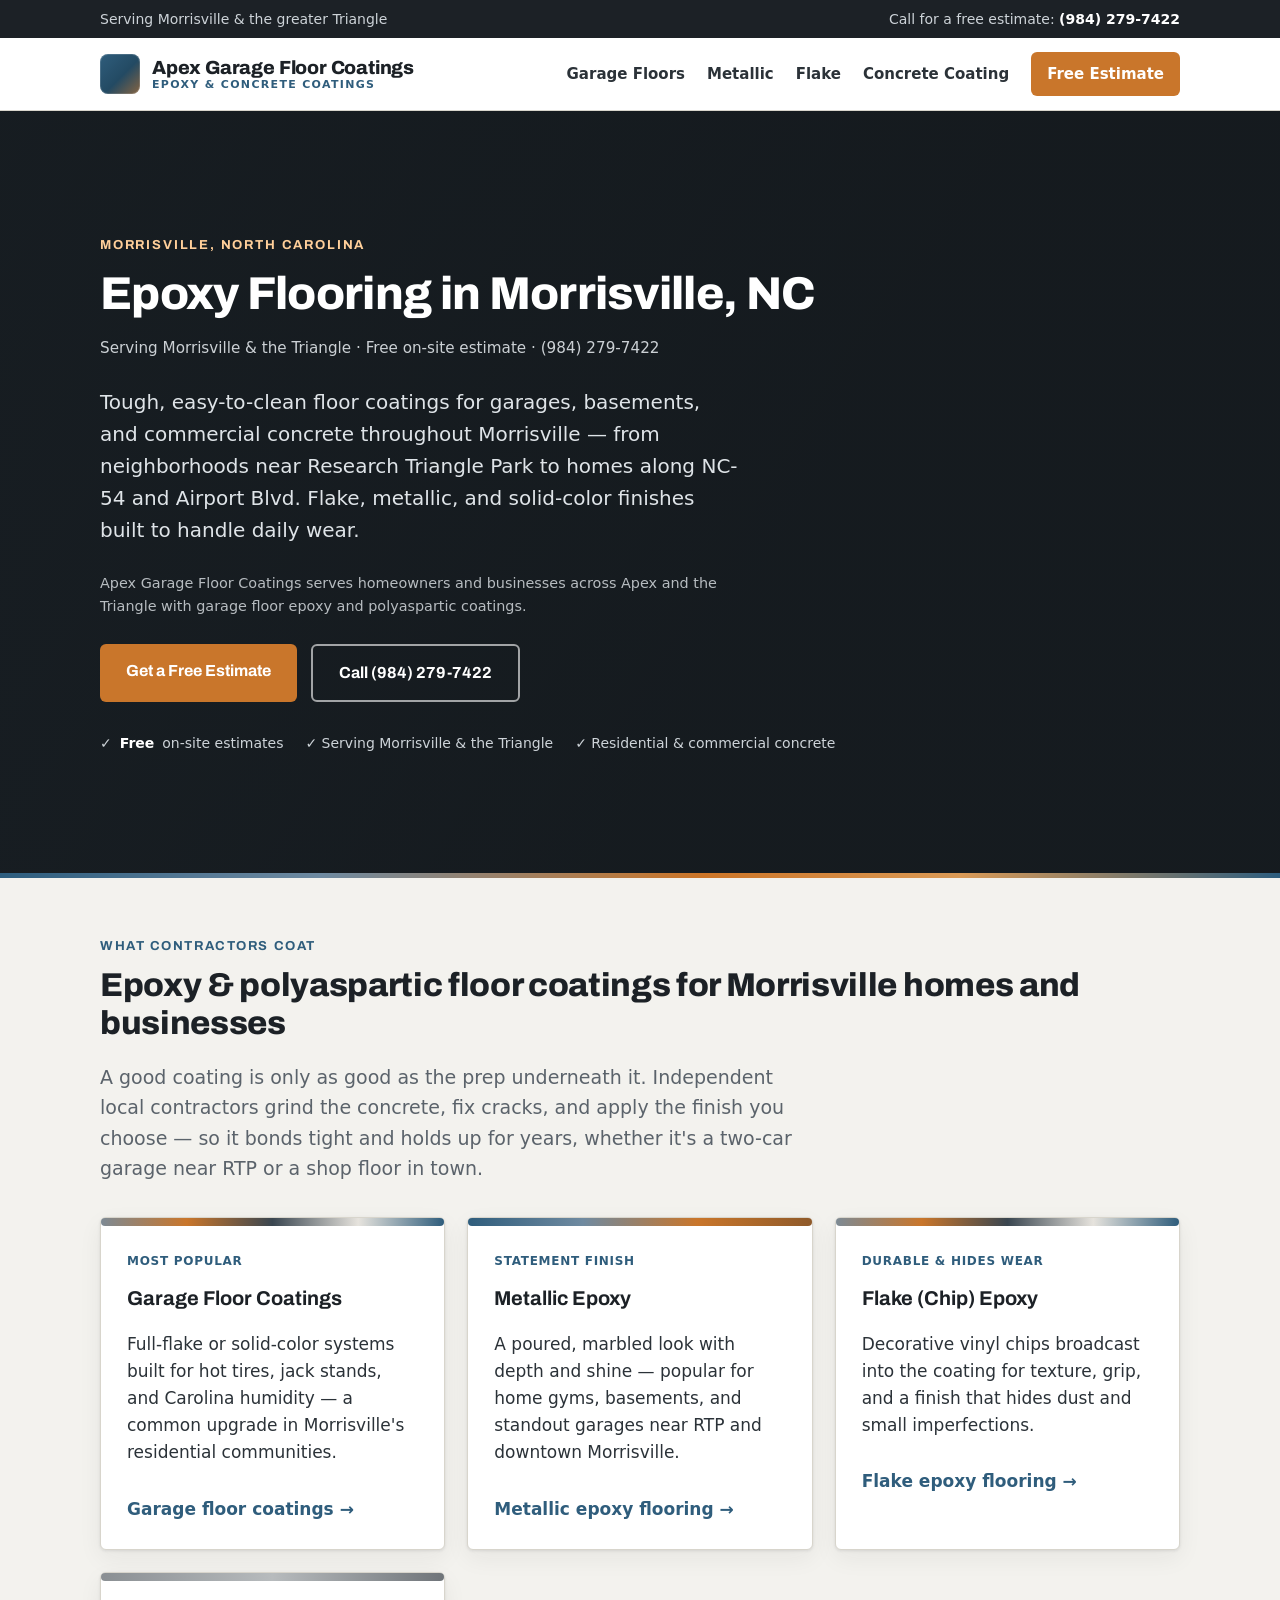
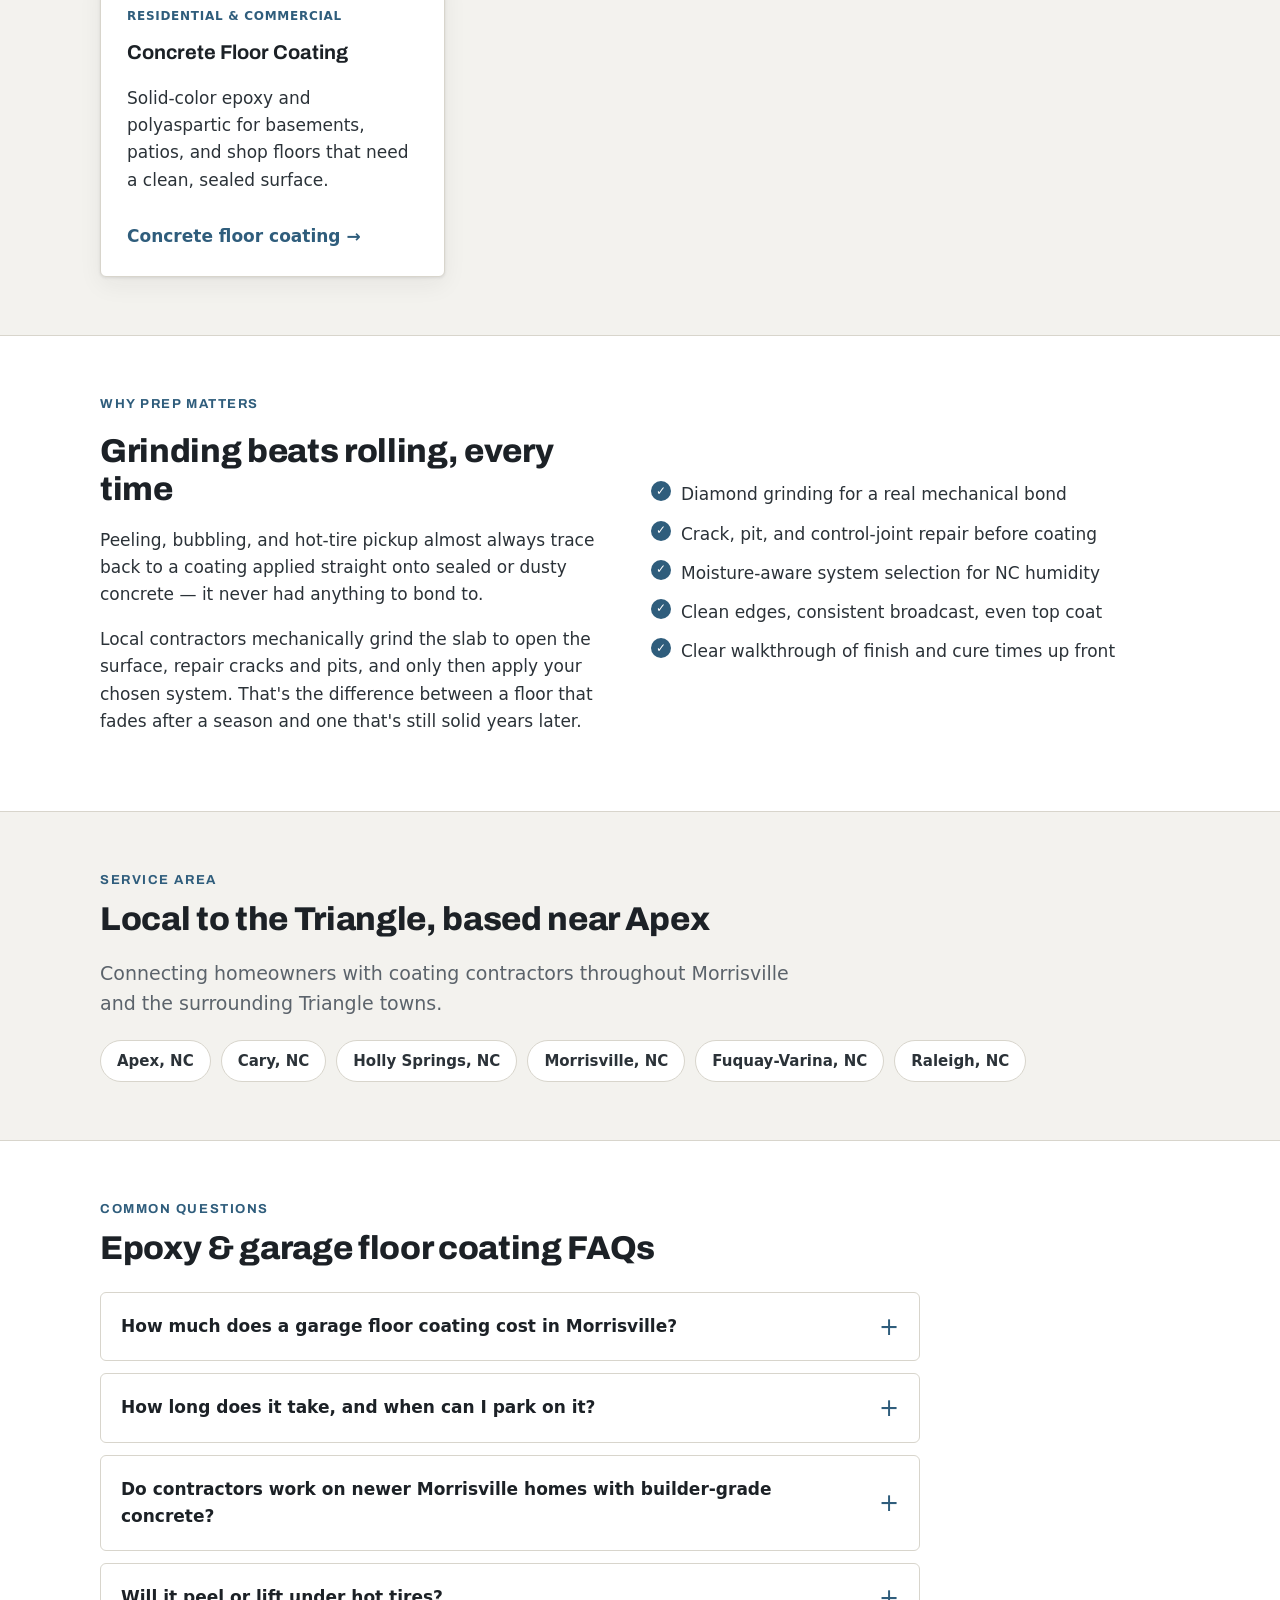
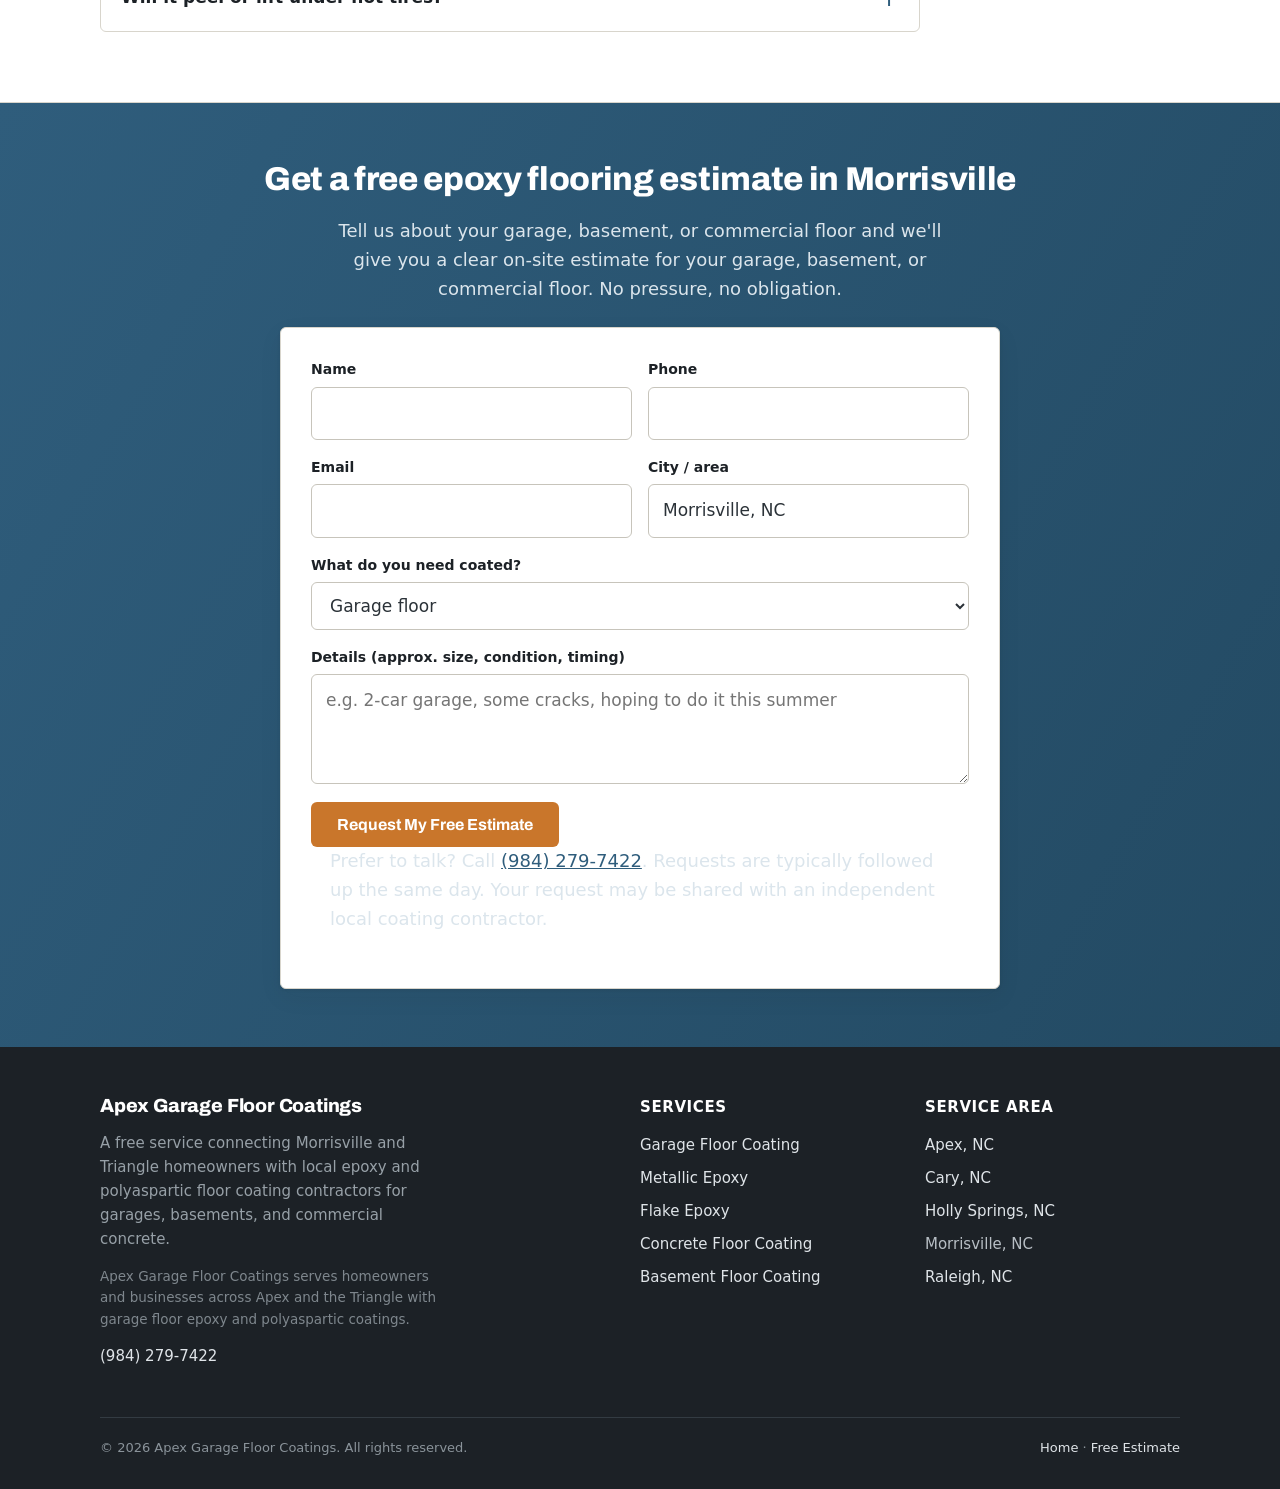
<file: epoxy-flooring-morrisville-nc.html>
<!DOCTYPE html>
<html lang="en"><head>

<meta name="viewport" content="width=device-width, initial-scale=1">
<title>Epoxy Flooring in Morrisville, NC</title>
<meta name="description" content="Epoxy &amp; polyaspartic garage floor coating in Morrisville, NC. Flake &amp; metallic finishes. Free on-site estimate — (984) 279-7422.">
<link rel="canonical" href="https://apexgaragefloorcoatings.com/epoxy-flooring-morrisville-nc">
<meta name="robots" content="index, follow">

<!-- Open Graph -->
<meta property="og:title" content="Epoxy Flooring in Morrisville, NC">
<meta property="og:description" content="Epoxy &amp; polyaspartic garage floor coating in Morrisville, NC. Flake &amp; metallic finishes. Free on-site estimate — (984) 279-7422.">
<meta property="og:type" content="website">
<meta property="og:url" content="https://apexgaragefloorcoatings.com/epoxy-flooring-morrisville-nc">
<meta property="og:image" content="https://apexgaragefloorcoatings.com/og-image.jpg">

<link rel="preconnect" href="https://fonts.googleapis.com">
<link rel="preconnect" href="https://fonts.gstatic.com" crossorigin>
<link href="https://fonts.googleapis.com/css2?family=Archivo:wght@600;700;800&display=swap" rel="stylesheet">

<link rel="stylesheet" href="style.css">

<script async src="https://www.googletagmanager.com/gtag/js?id=G-Y0KZ19XCC2"></script>
<script>
  window.dataLayer = window.dataLayer || [];
  function gtag(){dataLayer.push(arguments);}
  gtag('js', new Date());
  gtag('config', 'G-Y0KZ19XCC2');
</script>

<!-- Structured data: HomeAndConstructionBusiness -->
<script type="application/ld+json">
{
  "@context": "https://schema.org",
  "@type": "HomeAndConstructionBusiness",
  "@id": "https://apexgaragefloorcoatings.com/#business",
  "name": "Apex Garage Floor Coatings",
  "url": "https://apexgaragefloorcoatings.com/",
  "telephone": "+1-984-279-7422",
  "image": "https://apexgaragefloorcoatings.com/og-image.jpg",
  "description": "Garage floor epoxy and polyaspartic coatings for Morrisville, NC and the Triangle."
}
</script>
<script type="application/ld+json">
{
  "@context": "https://schema.org",
  "@type": "Service",
  "serviceType": "Epoxy Flooring & Garage Floor Coating",
  "provider": {
    "@type": "HomeAndConstructionBusiness",
    "name": "Apex Garage Floor Coatings",
    "url": "https://apexgaragefloorcoatings.com/",
    "telephone": "+1-984-279-7422"
  },
  "areaServed": { "@type": "City", "name": "Morrisville, NC" },
  "url": "https://apexgaragefloorcoatings.com/epoxy-flooring-morrisville-nc",
  "description": "Epoxy flooring and garage floor coating for Morrisville, NC homes and businesses, including flake, metallic, and solid-color polyaspartic and epoxy systems."
}
</script>
</head>
<body>
<a class="skip" href="#main">Skip to content</a>

<div class="topbar">
  <div class="wrap">
    <span>Serving Morrisville &amp; the greater Triangle</span>
    <span>Call for a free estimate: <a href="tel:+19842797422" onclick="try{gtag('event','click_to_call',{source:'page'});}catch(e){}">(984) 279-7422</a></span>
  </div>
</div>

<header class="site">
  <div class="wrap">
    <a class="brand" href="/">
      <span class="brand-mark" aria-hidden="true"></span>
      <span class="brand-name">Apex Garage Floor Coatings<span>Epoxy &amp; Concrete Coatings</span></span>
    </a>
    <nav class="main" aria-label="Primary">
      <a href="/garage-floor-coating-apex-nc">Garage Floors</a>
      <a href="/metallic-epoxy-flooring-apex-nc">Metallic</a>
      <a href="/flake-epoxy-flooring-apex-nc">Flake</a>
      <a href="/concrete-floor-coating-apex-nc">Concrete Coating</a>
      <a class="nav-cta" href="#quote">Free Estimate</a>
    </nav>
  </div>
</header>

<main id="main">

<section class="hero">
  <div class="wrap">
    <p class="eyebrow">Morrisville, North Carolina</p>
    <h1>Epoxy Flooring in Morrisville, NC</h1>
    <p class="lead" style="font-size:0.95rem;opacity:0.9;margin-top:8px">Serving Morrisville &amp; the Triangle · Free on-site estimate · (984) 279-7422</p>
    <p class="lead">Tough, easy-to-clean floor coatings for garages, basements, and commercial concrete throughout Morrisville — from neighborhoods near Research Triangle Park to homes along NC-54 and Airport Blvd. Flake, metallic, and solid-color finishes built to handle daily wear.</p>
    <p class="lead" style="font-size:0.9rem;opacity:0.8;margin-top:12px">Apex Garage Floor Coatings serves homeowners and businesses across Apex and the Triangle with garage floor epoxy and polyaspartic coatings.</p>
    <div class="hero-cta">
      <a class="btn btn-primary" href="#quote">Get a Free Estimate</a>
      <a class="btn btn-ghost" href="tel:+19842797422" onclick="try{gtag('event','click_to_call',{source:'cta'});}catch(e){}">Call (984) 279-7422</a>
    </div>
    <div class="trust-row">
      <span>✓ <strong>Free</strong> on-site estimates</span>
      <span>✓ Serving Morrisville &amp; the Triangle</span>
      <span>✓ Residential &amp; commercial concrete</span>
    </div>
  </div>
</section>

<section>
  <div class="wrap">
    <p class="eyebrow">What contractors coat</p>
    <h2>Epoxy &amp; polyaspartic floor coatings for Morrisville homes and businesses</h2>
    <p class="lede">A good coating is only as good as the prep underneath it. Independent local contractors grind the concrete, fix cracks, and apply the finish you choose — so it bonds tight and holds up for years, whether it's a two-car garage near RTP or a shop floor in town.</p>
    <div class="grid grid-3" style="margin-top:34px">

      <article class="card">
        <div class="chip-swatch sw-flake" aria-hidden="true"></div>
        <span class="tag">Most popular</span>
        <h3>Garage Floor Coatings</h3>
        <p>Full-flake or solid-color systems built for hot tires, jack stands, and Carolina humidity — a common upgrade in Morrisville's residential communities.</p>
        <a class="more" href="/garage-floor-coating-apex-nc">Garage floor coatings</a>
      </article>

      <article class="card">
        <div class="chip-swatch sw-metal" aria-hidden="true"></div>
        <span class="tag">Statement finish</span>
        <h3>Metallic Epoxy</h3>
        <p>A poured, marbled look with depth and shine — popular for home gyms, basements, and standout garages near RTP and downtown Morrisville.</p>
        <a class="more" href="/metallic-epoxy-flooring-apex-nc">Metallic epoxy flooring</a>
      </article>

      <article class="card">
        <div class="chip-swatch sw-flake" aria-hidden="true"></div>
        <span class="tag">Durable &amp; hides wear</span>
        <h3>Flake (Chip) Epoxy</h3>
        <p>Decorative vinyl chips broadcast into the coating for texture, grip, and a finish that hides dust and small imperfections.</p>
        <a class="more" href="/flake-epoxy-flooring-apex-nc">Flake epoxy flooring</a>
      </article>

      <article class="card">
        <div class="chip-swatch sw-concrete" aria-hidden="true"></div>
        <span class="tag">Residential &amp; commercial</span>
        <h3>Concrete Floor Coating</h3>
        <p>Solid-color epoxy and polyaspartic for basements, patios, and shop floors that need a clean, sealed surface.</p>
        <a class="more" href="/concrete-floor-coating-apex-nc">Concrete floor coating</a>
      </article>

    </div>
  </div>
</section>

<section class="alt">
  <div class="wrap">
    <div class="grid grid-2" style="align-items:center">
      <div class="prose">
        <p class="eyebrow">Why prep matters</p>
        <h2>Grinding beats rolling, every time</h2>
        <p>Peeling, bubbling, and hot-tire pickup almost always trace back to a coating applied straight onto sealed or dusty concrete — it never had anything to bond to.</p>
        <p>Local contractors mechanically grind the slab to open the surface, repair cracks and pits, and only then apply your chosen system. That's the difference between a floor that fades after a season and one that's still solid years later.</p>
      </div>
      <div>
        <ul class="check">
          <li>Diamond grinding for a real mechanical bond</li>
          <li>Crack, pit, and control-joint repair before coating</li>
          <li>Moisture-aware system selection for NC humidity</li>
          <li>Clean edges, consistent broadcast, even top coat</li>
          <li>Clear walkthrough of finish and cure times up front</li>
        </ul>
      </div>
    </div>
  </div>
</section>

<section>
  <div class="wrap">
    <p class="eyebrow">Service area</p>
    <h2>Local to the Triangle, based near Apex</h2>
    <p class="lede">Connecting homeowners with coating contractors throughout Morrisville and the surrounding Triangle towns.</p>
    <div class="areas" style="margin-top:22px">
      <a href="/">Apex, NC</a>
      <a href="/epoxy-flooring-cary-nc">Cary, NC</a>
      <a href="/epoxy-flooring-holly-springs-nc">Holly Springs, NC</a>
      <a href="/epoxy-flooring-morrisville-nc">Morrisville, NC</a>
      <a href="/epoxy-flooring-fuquay-varina-nc">Fuquay-Varina, NC</a>
      <a href="/epoxy-flooring-raleigh-nc">Raleigh, NC</a>
    </div>
  </div>
</section>

<section class="alt">
  <div class="wrap">
    <p class="eyebrow">Common questions</p>
    <h2>Epoxy &amp; garage floor coating FAQs</h2>
    <div class="faq" style="margin-top:24px; max-width:820px">
      <details>
        <summary>How much does a garage floor coating cost in Morrisville?</summary>
        <p>Coatings typically run about $3–$7 per square foot depending on slab condition, how much crack and pit repair is needed, and the finish you choose. Metallic and multi-coat flake systems sit toward the higher end. The best number comes from a free on-site estimate.</p>
      </details>
      <details>
        <summary>How long does it take, and when can I park on it?</summary>
        <p>Most residential garages are a one- to two-day job. Polyaspartic top coats cure fast and often handle foot traffic the next day, with vehicle traffic shortly after. Traditional epoxy systems need a little more cure time.</p>
      </details>
      <details>
        <summary>Do contractors work on newer Morrisville homes with builder-grade concrete?</summary>
        <p>Yes. Builder-grade slabs often still need grinding and prep before a coating will bond properly, even in newer construction. A contractor assesses the slab during your free estimate and recommends the right system either way.</p>
      </details>
      <details>
        <summary>Will it peel or lift under hot tires?</summary>
        <p>Hot-tire pickup happens when a coating wasn't bonded properly — usually a paint or roll-on product over unprepped concrete. Professionally ground and coated floors with the right top coat are built to resist it.</p>
      </details>
    </div>
  </div>
</section>

<section class="band" id="quote">
  <div class="wrap">
    <h2>Get a free epoxy flooring estimate in Morrisville</h2>
    <p>Tell us about your garage, basement, or commercial floor and we'll give you a clear on-site estimate for your garage, basement, or commercial floor. No pressure, no obligation.</p>
    <div class="form-card" style="max-width:720px; margin:0 auto; text-align:left; color:var(--ink)">
      <form action="https://formspree.io/f/xqevgnwq" method="POST" onsubmit="try{gtag('event','generate_lead',{form:'quote_request'});}catch(e){}">
        <div class="form-grid">
          <div class="field">
            <label for="name">Name</label>
            <input id="name" name="name" type="text" autocomplete="name" required>
          </div>
          <div class="field">
            <label for="phone">Phone</label>
            <input id="phone" name="phone" type="tel" autocomplete="tel" required>
          </div>
          <div class="field">
            <label for="email">Email</label>
            <input id="email" name="email" type="email" autocomplete="email">
          </div>
          <div class="field">
            <label for="city">City / area</label>
            <input id="city" name="city" type="text" value="Morrisville, NC">
          </div>
          <div class="field full">
            <label for="project">What do you need coated?</label>
            <select id="project" name="project">
              <option selected>Garage floor</option>
              <option>Basement floor</option>
              <option>Metallic epoxy floor</option>
              <option>Flake epoxy floor</option>
              <option>Commercial / shop floor</option>
              <option>Not sure yet</option>
            </select>
          </div>
          <div class="field full">
            <label for="message">Details (approx. size, condition, timing)</label>
            <textarea id="message" name="message" placeholder="e.g. 2-car garage, some cracks, hoping to do it this summer"></textarea>
          </div>
        </div>
        <div style="margin-top:18px">
          <button class="btn btn-primary" type="submit">Request My Free Estimate</button>
        </div>
        <p class="form-note">Prefer to talk? Call <a href="tel:+19842797422" onclick="try{gtag('event','click_to_call',{source:'page'});}catch(e){}">(984) 279-7422</a>. Requests are typically followed up the same day. Your request may be shared with an independent local coating contractor.</p>
      </form>
    </div>
  </div>
</section>

</main>

<footer class="site">
  <div class="wrap">
    <div class="foot-grid">
      <div class="foot-brand">
        <span class="brand-name">Apex Garage Floor Coatings</span>
        <p style="margin-top:12px">A free service connecting Morrisville and Triangle homeowners with local epoxy and polyaspartic floor coating contractors for garages, basements, and commercial concrete.</p>
        <p style="margin-top:12px;font-size:0.9em;opacity:0.8">Apex Garage Floor Coatings serves homeowners and businesses across Apex and the Triangle with garage floor epoxy and polyaspartic coatings.</p>
        <p style="margin-top:12px"><a href="tel:+19842797422" onclick="try{gtag('event','click_to_call',{source:'page'});}catch(e){}">(984) 279-7422</a></p>
      </div>
      <div>
        <h4>Services</h4>
        <ul>
          <li><a href="/garage-floor-coating-apex-nc">Garage Floor Coating</a></li>
          <li><a href="/metallic-epoxy-flooring-apex-nc">Metallic Epoxy</a></li>
          <li><a href="/flake-epoxy-flooring-apex-nc">Flake Epoxy</a></li>
          <li><a href="/concrete-floor-coating-apex-nc">Concrete Floor Coating</a></li>
          <li><a href="/basement-floor-coating-apex-nc">Basement Floor Coating</a></li>
        </ul>
      </div>
      <div>
        <h4>Service Area</h4>
        <ul>
          <li><a href="/">Apex, NC</a></li>
          <li><a href="/epoxy-flooring-cary-nc">Cary, NC</a></li>
          <li><a href="/epoxy-flooring-holly-springs-nc">Holly Springs, NC</a></li>
          <li>Morrisville, NC</li>
          <li><a href="/epoxy-flooring-raleigh-nc">Raleigh, NC</a></li>
        </ul>
      </div>
    </div>
    <div class="legal">
      <span>&copy; <span id="yr">2026</span> Apex Garage Floor Coatings. All rights reserved.</span>
      <span><a href="/">Home</a> · <a href="#quote">Free Estimate</a></span>
    </div>
  </div>
</footer>

</body></html>
</file>
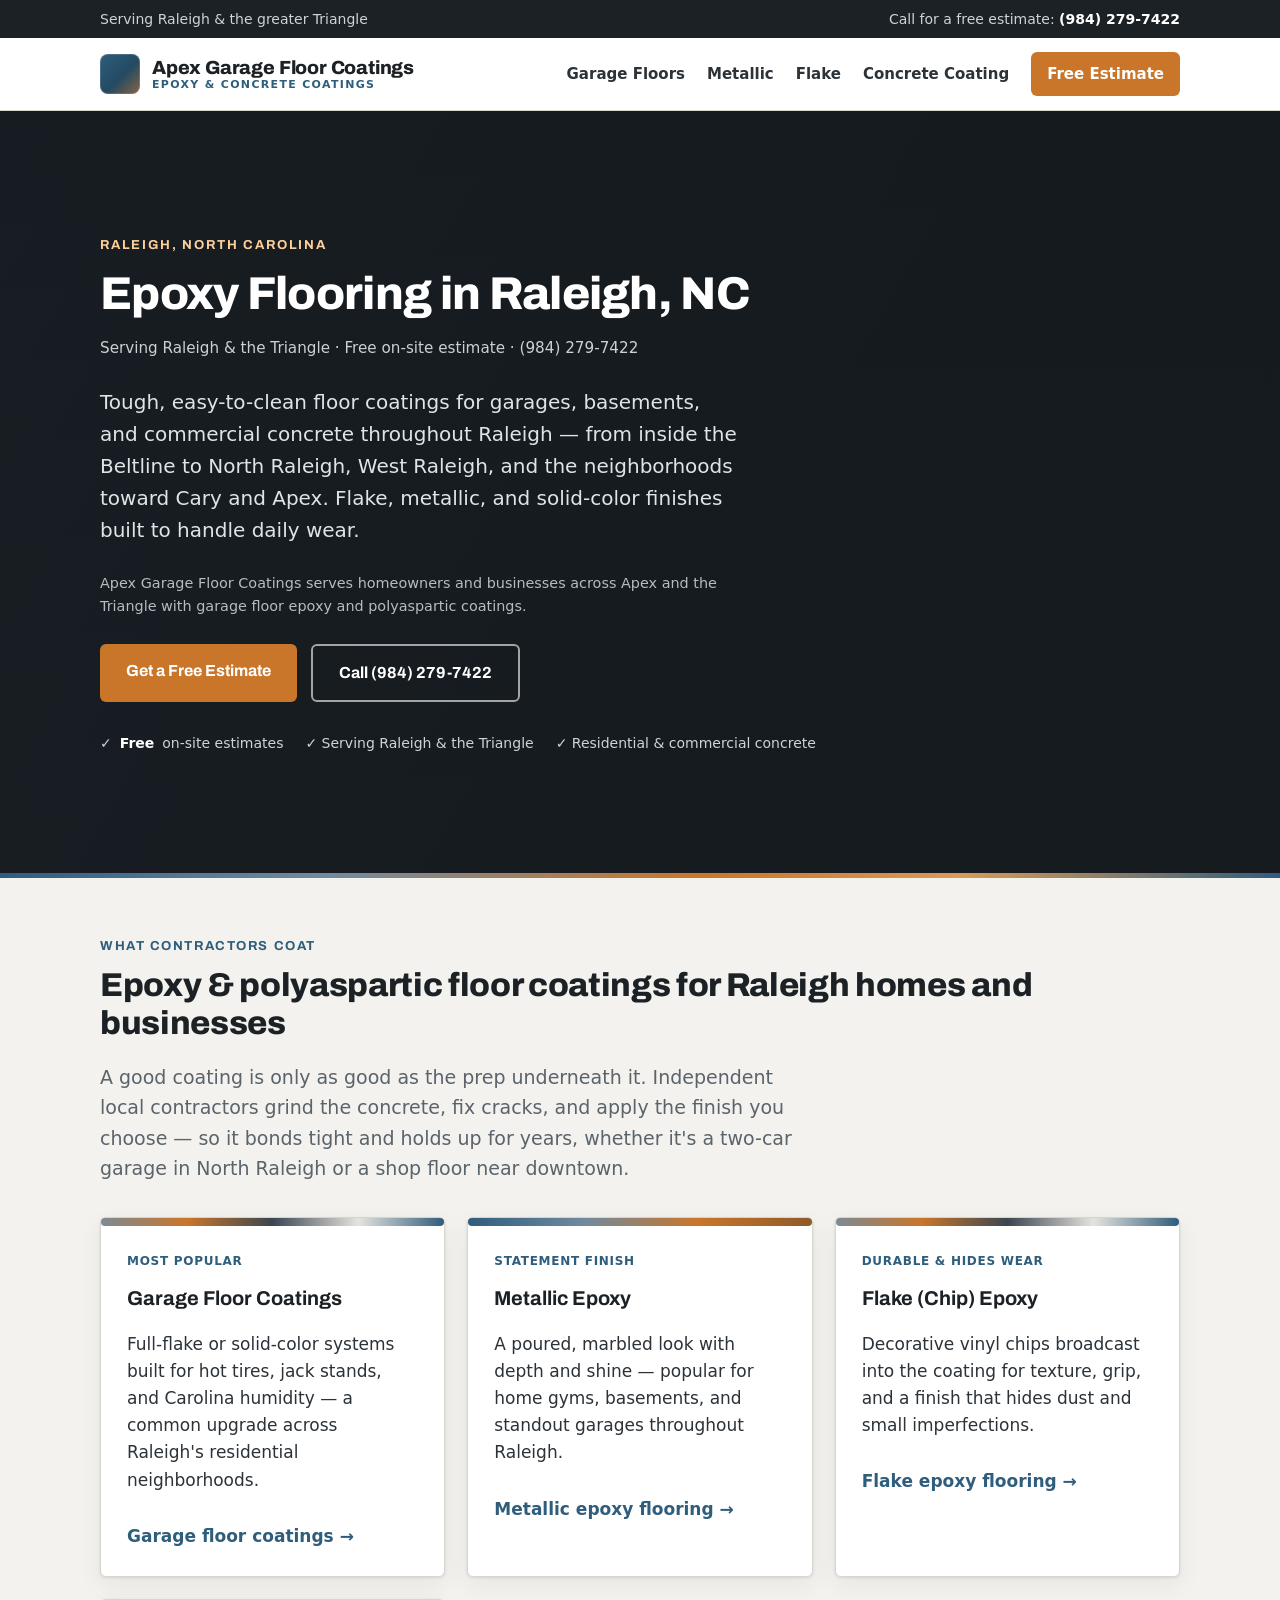
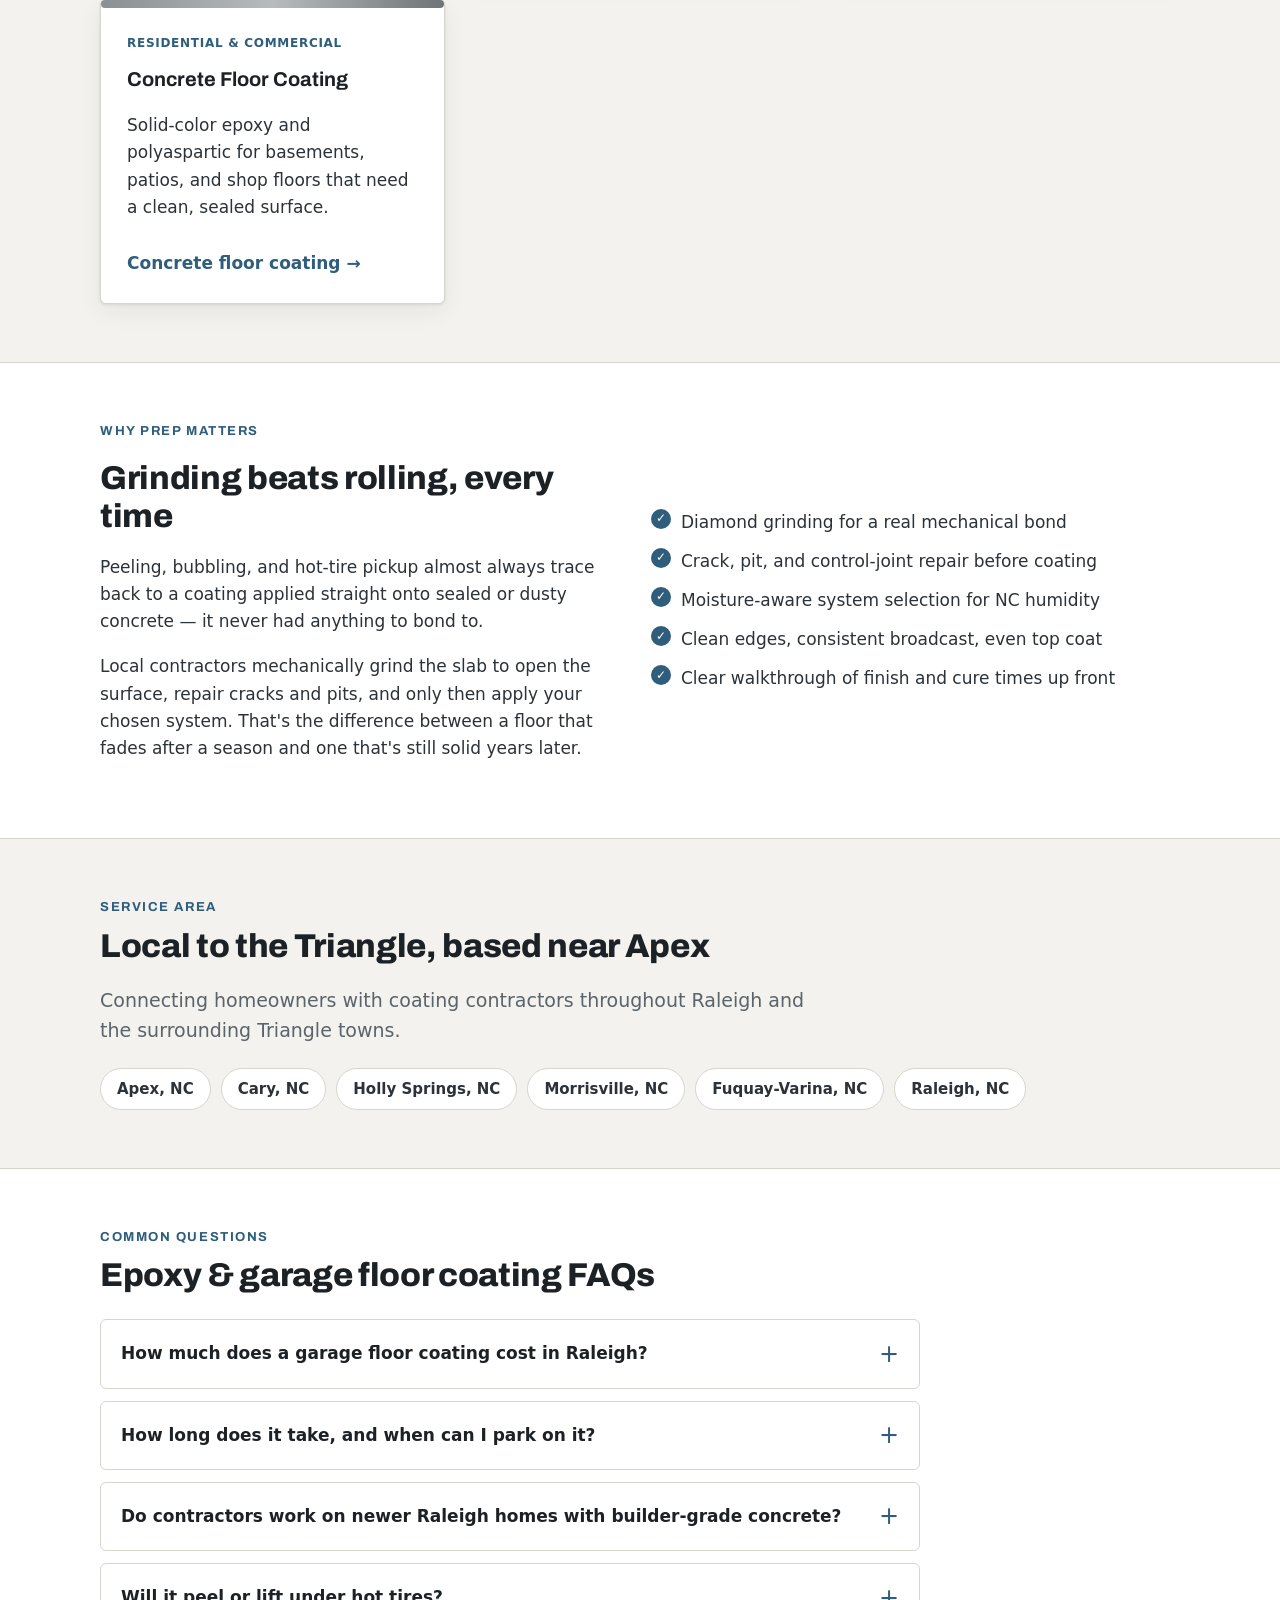
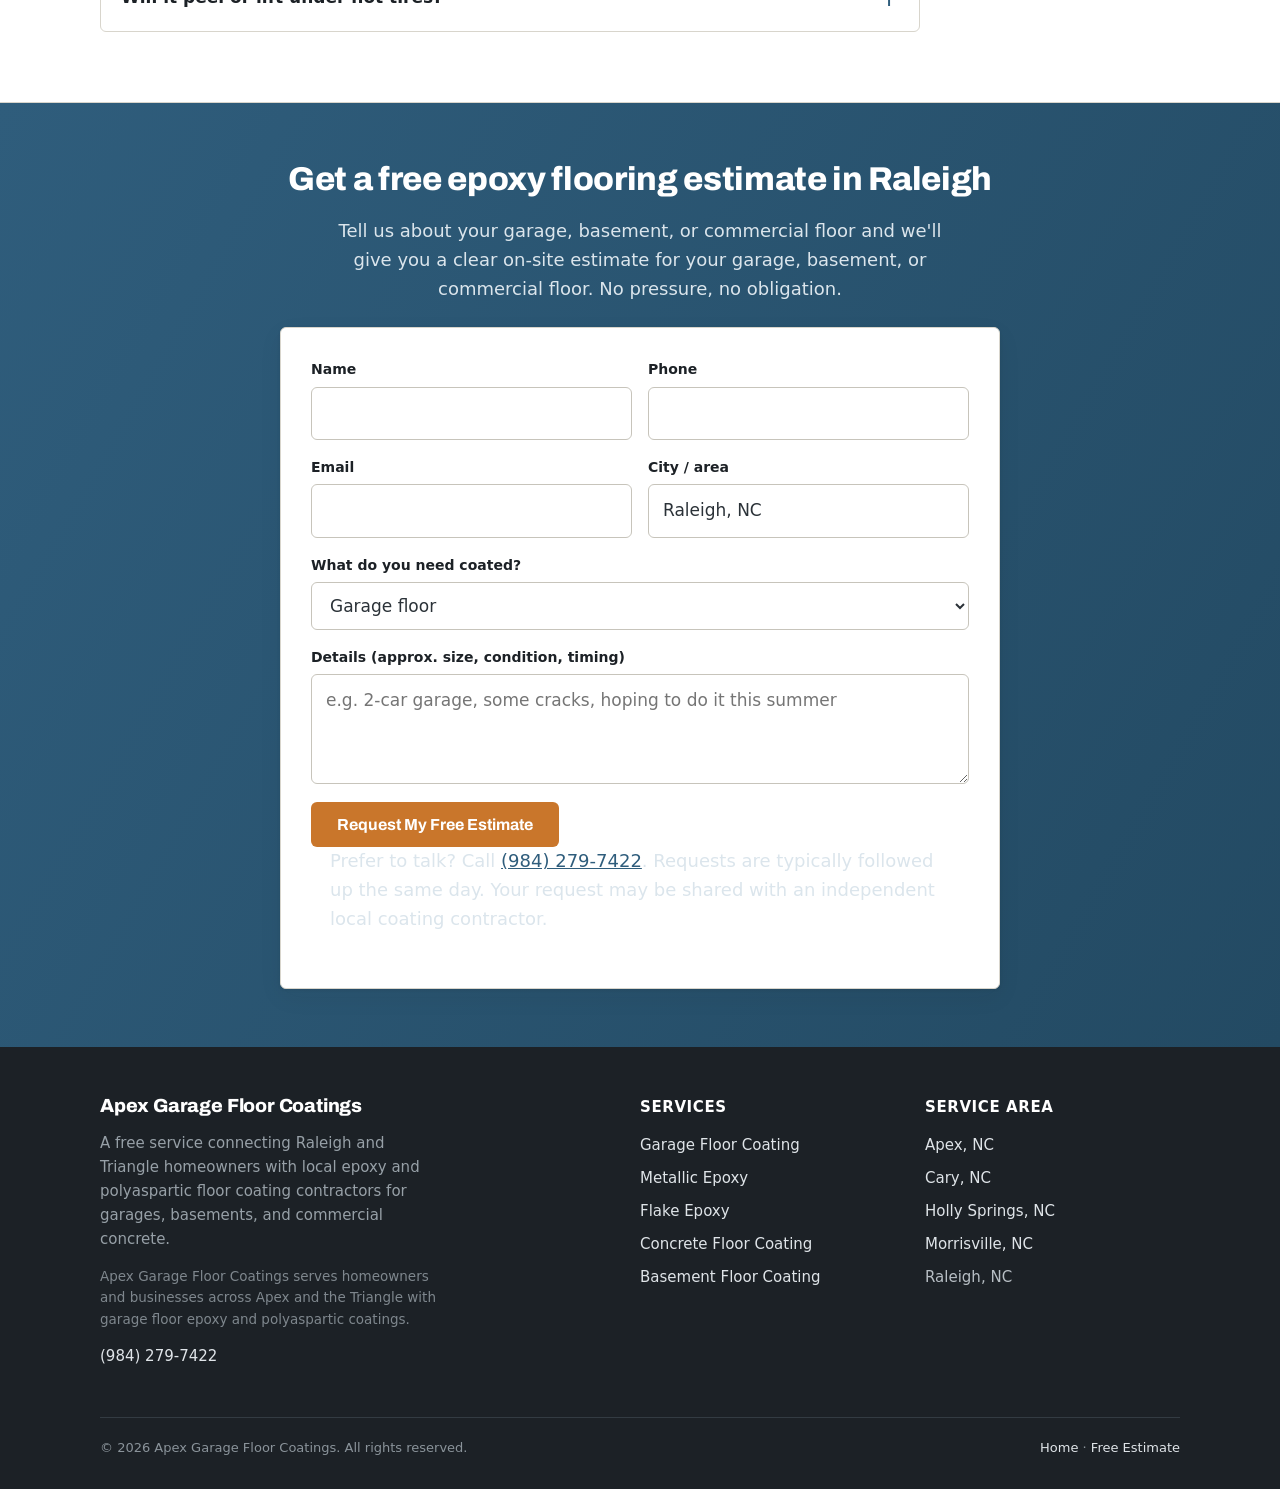
<file: epoxy-flooring-raleigh-nc.html>
<!DOCTYPE html>
<html lang="en"><head>

<meta name="viewport" content="width=device-width, initial-scale=1">
<title>Epoxy Flooring in Raleigh, NC</title>
<meta name="description" content="Epoxy &amp; polyaspartic garage floor coating in Raleigh, NC. Flake &amp; metallic finishes. Free on-site estimate — (984) 279-7422.">
<link rel="canonical" href="https://apexgaragefloorcoatings.com/epoxy-flooring-raleigh-nc">
<meta name="robots" content="index, follow">

<!-- Open Graph -->
<meta property="og:title" content="Epoxy Flooring in Raleigh, NC">
<meta property="og:description" content="Epoxy &amp; polyaspartic garage floor coating in Raleigh, NC. Flake &amp; metallic finishes. Free on-site estimate — (984) 279-7422.">
<meta property="og:type" content="website">
<meta property="og:url" content="https://apexgaragefloorcoatings.com/epoxy-flooring-raleigh-nc">
<meta property="og:image" content="https://apexgaragefloorcoatings.com/og-image.jpg">

<link rel="preconnect" href="https://fonts.googleapis.com">
<link rel="preconnect" href="https://fonts.gstatic.com" crossorigin>
<link href="https://fonts.googleapis.com/css2?family=Archivo:wght@600;700;800&display=swap" rel="stylesheet">

<link rel="stylesheet" href="style.css">

<script async src="https://www.googletagmanager.com/gtag/js?id=G-Y0KZ19XCC2"></script>
<script>
  window.dataLayer = window.dataLayer || [];
  function gtag(){dataLayer.push(arguments);}
  gtag('js', new Date());
  gtag('config', 'G-Y0KZ19XCC2');
</script>

<!-- Structured data: HomeAndConstructionBusiness -->
<script type="application/ld+json">
{
  "@context": "https://schema.org",
  "@type": "HomeAndConstructionBusiness",
  "@id": "https://apexgaragefloorcoatings.com/#business",
  "name": "Apex Garage Floor Coatings",
  "url": "https://apexgaragefloorcoatings.com/",
  "telephone": "+1-984-279-7422",
  "image": "https://apexgaragefloorcoatings.com/og-image.jpg",
  "description": "Garage floor epoxy and polyaspartic coatings for Raleigh, NC and the Triangle."
}
</script>
<script type="application/ld+json">
{
  "@context": "https://schema.org",
  "@type": "Service",
  "serviceType": "Epoxy Flooring & Garage Floor Coating",
  "provider": {
    "@type": "HomeAndConstructionBusiness",
    "name": "Apex Garage Floor Coatings",
    "url": "https://apexgaragefloorcoatings.com/",
    "telephone": "+1-984-279-7422"
  },
  "areaServed": { "@type": "City", "name": "Raleigh, NC" },
  "url": "https://apexgaragefloorcoatings.com/epoxy-flooring-raleigh-nc",
  "description": "Epoxy flooring and garage floor coating for Raleigh, NC homes and businesses, including flake, metallic, and solid-color polyaspartic and epoxy systems."
}
</script>
</head>
<body>
<a class="skip" href="#main">Skip to content</a>

<div class="topbar">
  <div class="wrap">
    <span>Serving Raleigh &amp; the greater Triangle</span>
    <span>Call for a free estimate: <a href="tel:+19842797422" onclick="try{gtag('event','click_to_call',{source:'page'});}catch(e){}">(984) 279-7422</a></span>
  </div>
</div>

<header class="site">
  <div class="wrap">
    <a class="brand" href="/">
      <span class="brand-mark" aria-hidden="true"></span>
      <span class="brand-name">Apex Garage Floor Coatings<span>Epoxy &amp; Concrete Coatings</span></span>
    </a>
    <nav class="main" aria-label="Primary">
      <a href="/garage-floor-coating-apex-nc">Garage Floors</a>
      <a href="/metallic-epoxy-flooring-apex-nc">Metallic</a>
      <a href="/flake-epoxy-flooring-apex-nc">Flake</a>
      <a href="/concrete-floor-coating-apex-nc">Concrete Coating</a>
      <a class="nav-cta" href="#quote">Free Estimate</a>
    </nav>
  </div>
</header>

<main id="main">

<section class="hero">
  <div class="wrap">
    <p class="eyebrow">Raleigh, North Carolina</p>
    <h1>Epoxy Flooring in Raleigh, NC</h1>
    <p class="lead" style="font-size:0.95rem;opacity:0.9;margin-top:8px">Serving Raleigh &amp; the Triangle · Free on-site estimate · (984) 279-7422</p>
    <p class="lead">Tough, easy-to-clean floor coatings for garages, basements, and commercial concrete throughout Raleigh — from inside the Beltline to North Raleigh, West Raleigh, and the neighborhoods toward Cary and Apex. Flake, metallic, and solid-color finishes built to handle daily wear.</p>
    <p class="lead" style="font-size:0.9rem;opacity:0.8;margin-top:12px">Apex Garage Floor Coatings serves homeowners and businesses across Apex and the Triangle with garage floor epoxy and polyaspartic coatings.</p>
    <div class="hero-cta">
      <a class="btn btn-primary" href="#quote">Get a Free Estimate</a>
      <a class="btn btn-ghost" href="tel:+19842797422" onclick="try{gtag('event','click_to_call',{source:'cta'});}catch(e){}">Call (984) 279-7422</a>
    </div>
    <div class="trust-row">
      <span>✓ <strong>Free</strong> on-site estimates</span>
      <span>✓ Serving Raleigh &amp; the Triangle</span>
      <span>✓ Residential &amp; commercial concrete</span>
    </div>
  </div>
</section>

<section>
  <div class="wrap">
    <p class="eyebrow">What contractors coat</p>
    <h2>Epoxy &amp; polyaspartic floor coatings for Raleigh homes and businesses</h2>
    <p class="lede">A good coating is only as good as the prep underneath it. Independent local contractors grind the concrete, fix cracks, and apply the finish you choose — so it bonds tight and holds up for years, whether it's a two-car garage in North Raleigh or a shop floor near downtown.</p>
    <div class="grid grid-3" style="margin-top:34px">

      <article class="card">
        <div class="chip-swatch sw-flake" aria-hidden="true"></div>
        <span class="tag">Most popular</span>
        <h3>Garage Floor Coatings</h3>
        <p>Full-flake or solid-color systems built for hot tires, jack stands, and Carolina humidity — a common upgrade across Raleigh's residential neighborhoods.</p>
        <a class="more" href="/garage-floor-coating-apex-nc">Garage floor coatings</a>
      </article>

      <article class="card">
        <div class="chip-swatch sw-metal" aria-hidden="true"></div>
        <span class="tag">Statement finish</span>
        <h3>Metallic Epoxy</h3>
        <p>A poured, marbled look with depth and shine — popular for home gyms, basements, and standout garages throughout Raleigh.</p>
        <a class="more" href="/metallic-epoxy-flooring-apex-nc">Metallic epoxy flooring</a>
      </article>

      <article class="card">
        <div class="chip-swatch sw-flake" aria-hidden="true"></div>
        <span class="tag">Durable &amp; hides wear</span>
        <h3>Flake (Chip) Epoxy</h3>
        <p>Decorative vinyl chips broadcast into the coating for texture, grip, and a finish that hides dust and small imperfections.</p>
        <a class="more" href="/flake-epoxy-flooring-apex-nc">Flake epoxy flooring</a>
      </article>

      <article class="card">
        <div class="chip-swatch sw-concrete" aria-hidden="true"></div>
        <span class="tag">Residential &amp; commercial</span>
        <h3>Concrete Floor Coating</h3>
        <p>Solid-color epoxy and polyaspartic for basements, patios, and shop floors that need a clean, sealed surface.</p>
        <a class="more" href="/concrete-floor-coating-apex-nc">Concrete floor coating</a>
      </article>

    </div>
  </div>
</section>

<section class="alt">
  <div class="wrap">
    <div class="grid grid-2" style="align-items:center">
      <div class="prose">
        <p class="eyebrow">Why prep matters</p>
        <h2>Grinding beats rolling, every time</h2>
        <p>Peeling, bubbling, and hot-tire pickup almost always trace back to a coating applied straight onto sealed or dusty concrete — it never had anything to bond to.</p>
        <p>Local contractors mechanically grind the slab to open the surface, repair cracks and pits, and only then apply your chosen system. That's the difference between a floor that fades after a season and one that's still solid years later.</p>
      </div>
      <div>
        <ul class="check">
          <li>Diamond grinding for a real mechanical bond</li>
          <li>Crack, pit, and control-joint repair before coating</li>
          <li>Moisture-aware system selection for NC humidity</li>
          <li>Clean edges, consistent broadcast, even top coat</li>
          <li>Clear walkthrough of finish and cure times up front</li>
        </ul>
      </div>
    </div>
  </div>
</section>

<section>
  <div class="wrap">
    <p class="eyebrow">Service area</p>
    <h2>Local to the Triangle, based near Apex</h2>
    <p class="lede">Connecting homeowners with coating contractors throughout Raleigh and the surrounding Triangle towns.</p>
    <div class="areas" style="margin-top:22px">
      <a href="/">Apex, NC</a>
      <a href="/epoxy-flooring-cary-nc">Cary, NC</a>
      <a href="/epoxy-flooring-holly-springs-nc">Holly Springs, NC</a>
      <a href="/epoxy-flooring-morrisville-nc">Morrisville, NC</a>
      <a href="/epoxy-flooring-fuquay-varina-nc">Fuquay-Varina, NC</a>
      <a href="/epoxy-flooring-raleigh-nc">Raleigh, NC</a>
    </div>
  </div>
</section>

<section class="alt">
  <div class="wrap">
    <p class="eyebrow">Common questions</p>
    <h2>Epoxy &amp; garage floor coating FAQs</h2>
    <div class="faq" style="margin-top:24px; max-width:820px">
      <details>
        <summary>How much does a garage floor coating cost in Raleigh?</summary>
        <p>Coatings typically run about $3–$7 per square foot depending on slab condition, how much crack and pit repair is needed, and the finish you choose. Metallic and multi-coat flake systems sit toward the higher end. The best number comes from a free on-site estimate.</p>
      </details>
      <details>
        <summary>How long does it take, and when can I park on it?</summary>
        <p>Most residential garages are a one- to two-day job. Polyaspartic top coats cure fast and often handle foot traffic the next day, with vehicle traffic shortly after. Traditional epoxy systems need a little more cure time.</p>
      </details>
      <details>
        <summary>Do contractors work on newer Raleigh homes with builder-grade concrete?</summary>
        <p>Yes. Builder-grade slabs often still need grinding and prep before a coating will bond properly, even in newer construction. A contractor assesses the slab during your free estimate and recommends the right system either way.</p>
      </details>
      <details>
        <summary>Will it peel or lift under hot tires?</summary>
        <p>Hot-tire pickup happens when a coating wasn't bonded properly — usually a paint or roll-on product over unprepped concrete. Professionally ground and coated floors with the right top coat are built to resist it.</p>
      </details>
    </div>
  </div>
</section>

<section class="band" id="quote">
  <div class="wrap">
    <h2>Get a free epoxy flooring estimate in Raleigh</h2>
    <p>Tell us about your garage, basement, or commercial floor and we'll give you a clear on-site estimate for your garage, basement, or commercial floor. No pressure, no obligation.</p>
    <div class="form-card" style="max-width:720px; margin:0 auto; text-align:left; color:var(--ink)">
      <form action="https://formspree.io/f/xqevgnwq" method="POST" onsubmit="try{gtag('event','generate_lead',{form:'quote_request'});}catch(e){}">
        <div class="form-grid">
          <div class="field">
            <label for="name">Name</label>
            <input id="name" name="name" type="text" autocomplete="name" required>
          </div>
          <div class="field">
            <label for="phone">Phone</label>
            <input id="phone" name="phone" type="tel" autocomplete="tel" required>
          </div>
          <div class="field">
            <label for="email">Email</label>
            <input id="email" name="email" type="email" autocomplete="email">
          </div>
          <div class="field">
            <label for="city">City / area</label>
            <input id="city" name="city" type="text" value="Raleigh, NC">
          </div>
          <div class="field full">
            <label for="project">What do you need coated?</label>
            <select id="project" name="project">
              <option selected>Garage floor</option>
              <option>Basement floor</option>
              <option>Metallic epoxy floor</option>
              <option>Flake epoxy floor</option>
              <option>Commercial / shop floor</option>
              <option>Not sure yet</option>
            </select>
          </div>
          <div class="field full">
            <label for="message">Details (approx. size, condition, timing)</label>
            <textarea id="message" name="message" placeholder="e.g. 2-car garage, some cracks, hoping to do it this summer"></textarea>
          </div>
        </div>
        <div style="margin-top:18px">
          <button class="btn btn-primary" type="submit">Request My Free Estimate</button>
        </div>
        <p class="form-note">Prefer to talk? Call <a href="tel:+19842797422" onclick="try{gtag('event','click_to_call',{source:'page'});}catch(e){}">(984) 279-7422</a>. Requests are typically followed up the same day. Your request may be shared with an independent local coating contractor.</p>
      </form>
    </div>
  </div>
</section>

</main>

<footer class="site">
  <div class="wrap">
    <div class="foot-grid">
      <div class="foot-brand">
        <span class="brand-name">Apex Garage Floor Coatings</span>
        <p style="margin-top:12px">A free service connecting Raleigh and Triangle homeowners with local epoxy and polyaspartic floor coating contractors for garages, basements, and commercial concrete.</p>
        <p style="margin-top:12px;font-size:0.9em;opacity:0.8">Apex Garage Floor Coatings serves homeowners and businesses across Apex and the Triangle with garage floor epoxy and polyaspartic coatings.</p>
        <p style="margin-top:12px"><a href="tel:+19842797422" onclick="try{gtag('event','click_to_call',{source:'page'});}catch(e){}">(984) 279-7422</a></p>
      </div>
      <div>
        <h4>Services</h4>
        <ul>
          <li><a href="/garage-floor-coating-apex-nc">Garage Floor Coating</a></li>
          <li><a href="/metallic-epoxy-flooring-apex-nc">Metallic Epoxy</a></li>
          <li><a href="/flake-epoxy-flooring-apex-nc">Flake Epoxy</a></li>
          <li><a href="/concrete-floor-coating-apex-nc">Concrete Floor Coating</a></li>
          <li><a href="/basement-floor-coating-apex-nc">Basement Floor Coating</a></li>
        </ul>
      </div>
      <div>
        <h4>Service Area</h4>
        <ul>
          <li><a href="/">Apex, NC</a></li>
          <li><a href="/epoxy-flooring-cary-nc">Cary, NC</a></li>
          <li><a href="/epoxy-flooring-holly-springs-nc">Holly Springs, NC</a></li>
          <li><a href="/epoxy-flooring-morrisville-nc">Morrisville, NC</a></li>
          <li>Raleigh, NC</li>
        </ul>
      </div>
    </div>
    <div class="legal">
      <span>&copy; <span id="yr">2026</span> Apex Garage Floor Coatings. All rights reserved.</span>
      <span><a href="/">Home</a> · <a href="#quote">Free Estimate</a></span>
    </div>
  </div>
</footer>

</body></html>
</file>
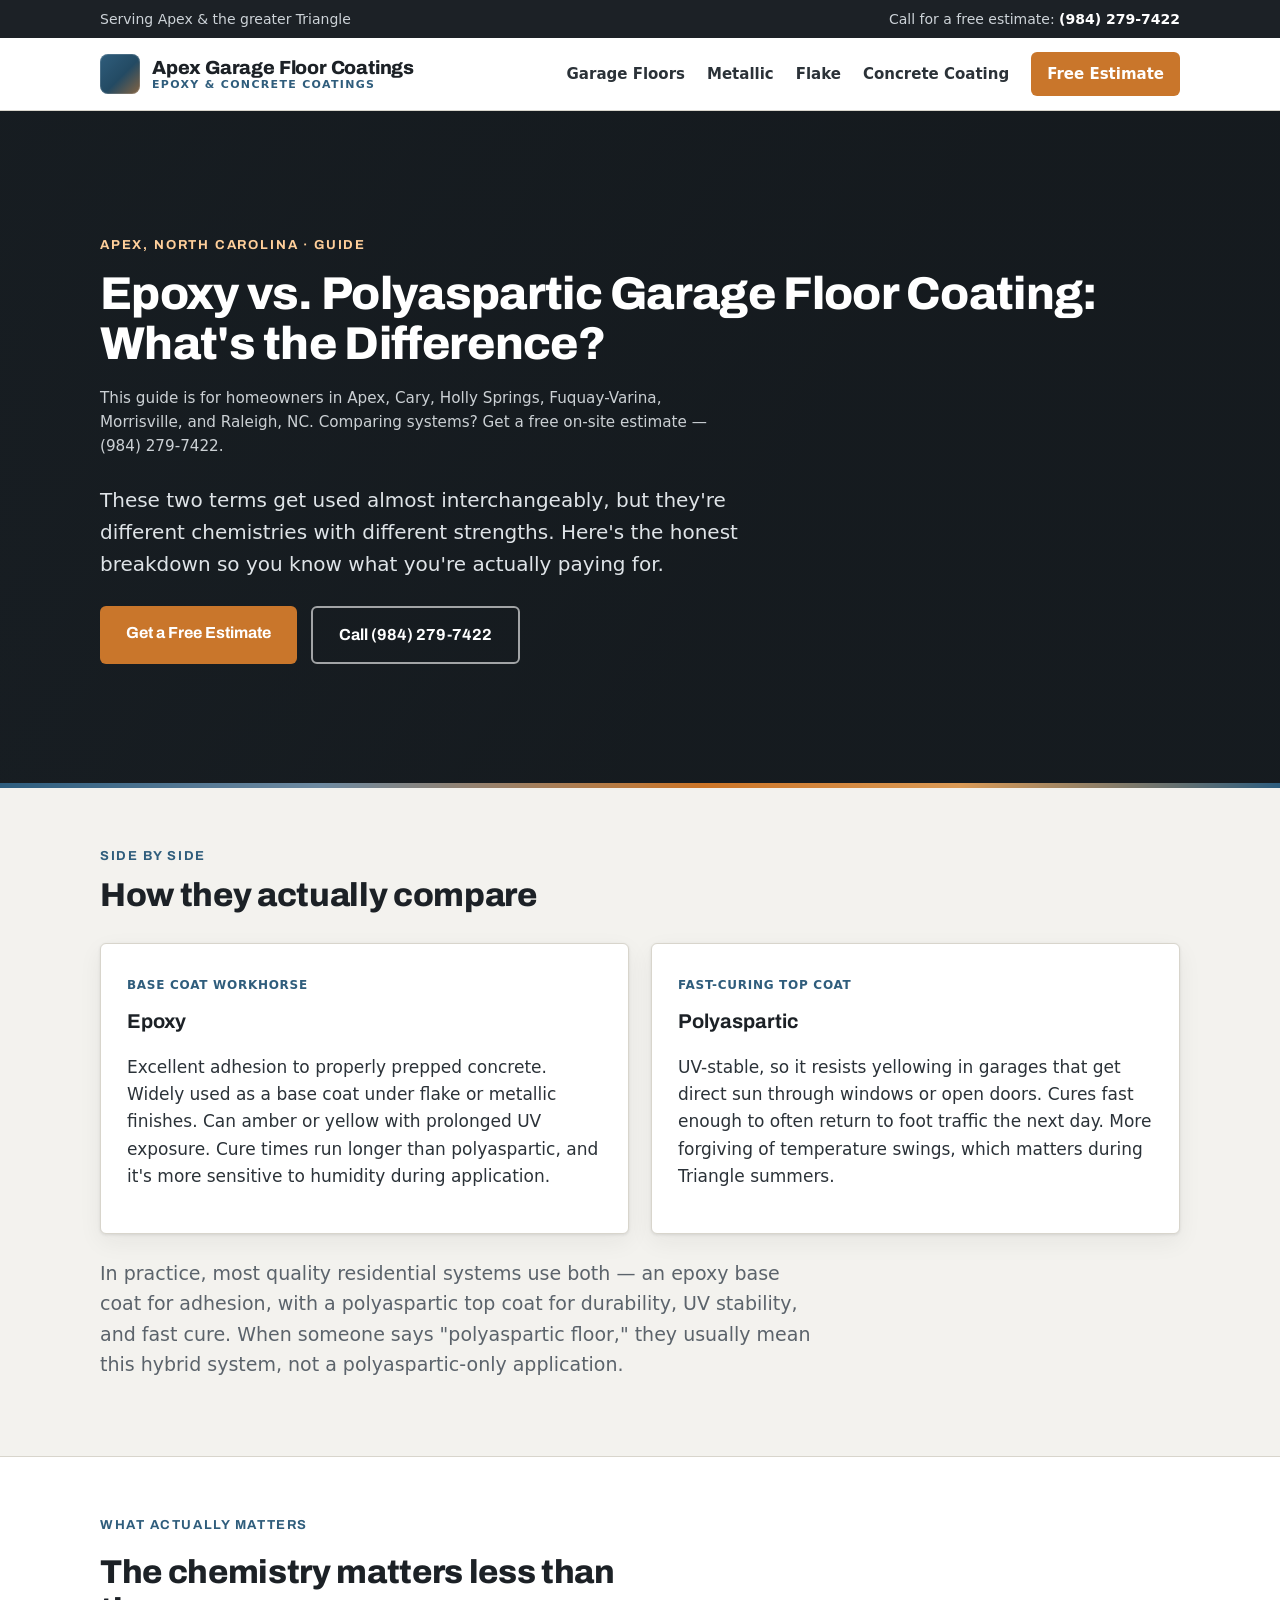
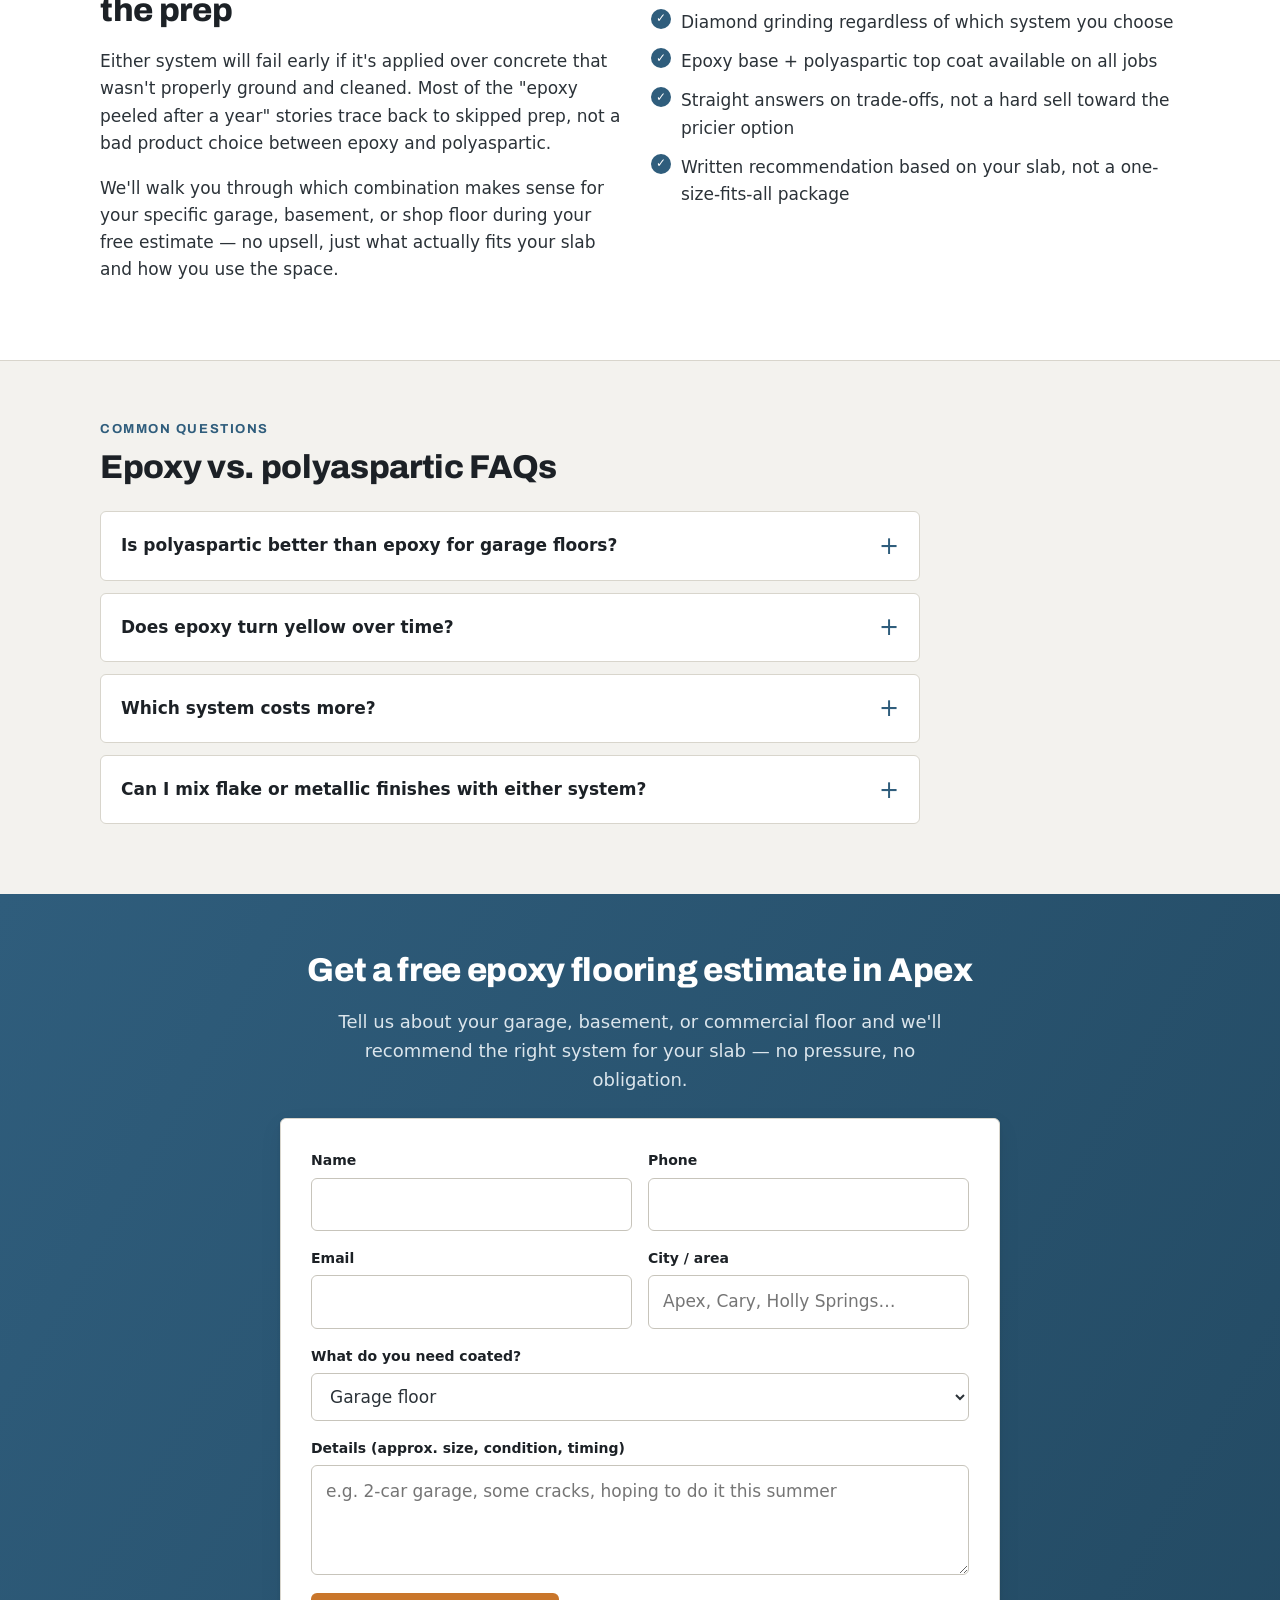
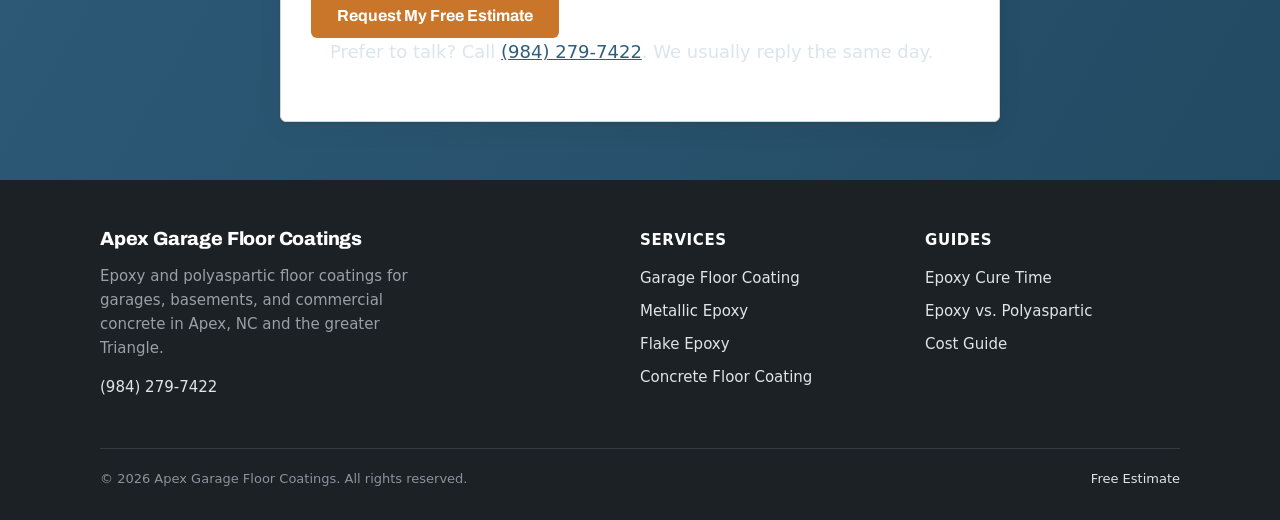
<file: epoxy-vs-polyaspartic-garage-floor-apex-nc.html>
<!DOCTYPE html>
<html lang="en"><head>

<meta name="viewport" content="width=device-width, initial-scale=1">
<title>Epoxy vs Polyaspartic in Apex, NC | Free Garage Floor Estimate</title>
<meta name="description" content="Epoxy vs polyaspartic for Apex &amp; Triangle garages — durability, cure time, cost. Free on-site estimate — (984) 279-7422.">
<link rel="canonical" href="https://apexgaragefloorcoatings.com/epoxy-vs-polyaspartic-garage-floor-apex-nc">
<meta name="robots" content="index, follow">

<meta property="og:title" content="Epoxy vs Polyaspartic in Apex, NC | Free Garage Floor Estimate">
<meta property="og:description" content="Epoxy vs polyaspartic for Apex &amp; Triangle garages — durability, cure time, cost. Free on-site estimate — (984) 279-7422.">
<meta property="og:type" content="article">
<meta property="og:url" content="https://apexgaragefloorcoatings.com/epoxy-vs-polyaspartic-garage-floor-apex-nc">
<meta property="og:image" content="https://apexgaragefloorcoatings.com/og-image.jpg">

<link rel="preconnect" href="https://fonts.googleapis.com">
<link rel="preconnect" href="https://fonts.gstatic.com" crossorigin>
<link href="https://fonts.googleapis.com/css2?family=Archivo:wght@600;700;800&display=swap" rel="stylesheet">
<link rel="stylesheet" href="style.css">

<script async src="https://www.googletagmanager.com/gtag/js?id=G-Y0KZ19XCC2"></script>
<script>
  window.dataLayer = window.dataLayer || [];
  function gtag(){dataLayer.push(arguments);}
  gtag('js', new Date());
  gtag('config', 'G-Y0KZ19XCC2');
</script>

<script type="application/ld+json">
{
  "@context": "https://schema.org",
  "@type": "FAQPage",
  "mainEntity": [
    {
      "@type": "Question",
      "name": "Is polyaspartic better than epoxy for garage floors?",
      "acceptedAnswer": {
        "@type": "Answer",
        "text": "Polyaspartic top coats generally offer better UV stability, faster cure times, and better resistance to hot tire pickup. Epoxy base coats remain excellent for adhesion and are often combined with a polyaspartic top coat to get the benefits of both."
      }
    },
    {
      "@type": "Question",
      "name": "Does epoxy turn yellow over time?",
      "acceptedAnswer": {
        "@type": "Answer",
        "text": "Standard epoxy can amber or yellow with UV exposure over time, which is more noticeable in garages with windows or frequent door-open sun exposure. Polyaspartic top coats are UV-stable and resist yellowing."
      }
    },
    {
      "@type": "Question",
      "name": "Which system costs more?",
      "acceptedAnswer": {
        "@type": "Answer",
        "text": "Material costs are similar per square foot in most residential jobs since many systems combine an epoxy base coat with a polyaspartic top coat. The bigger cost driver is usually slab condition and the finish style chosen, not the base chemistry alone."
      }
    }
  ]
}
</script>
</head>
<body>
<a class="skip" href="#main">Skip to content</a>

<div class="topbar">
  <div class="wrap">
    <span>Serving Apex &amp; the greater Triangle</span>
    <span>Call for a free estimate: <a href="tel:+19842797422" onclick="try{gtag('event','click_to_call',{source:'page'});}catch(e){}">(984) 279-7422</a></span>
  </div>
</div>

<header class="site">
  <div class="wrap">
    <a class="brand" href="/">
      <span class="brand-mark" aria-hidden="true"></span>
      <span class="brand-name">Apex Garage Floor Coatings<span>Epoxy &amp; Concrete Coatings</span></span>
    </a>
    <nav class="main" aria-label="Primary">
      <a href="/garage-floor-coating-apex-nc">Garage Floors</a>
      <a href="/metallic-epoxy-flooring-apex-nc">Metallic</a>
      <a href="/flake-epoxy-flooring-apex-nc">Flake</a>
      <a href="/concrete-floor-coating-apex-nc">Concrete Coating</a>
      <a class="nav-cta" href="#quote">Free Estimate</a>
    </nav>
  </div>
</header>

<main id="main">

<section class="hero">
  <div class="wrap">
    <p class="eyebrow">Apex, North Carolina · Guide</p>
    <h1>Epoxy vs. Polyaspartic Garage Floor Coating: What's the Difference?</h1>
    <p class="lead" style="font-size:0.95rem;opacity:0.9;margin-top:8px">This guide is for homeowners in Apex, Cary, Holly Springs, Fuquay-Varina, Morrisville, and Raleigh, NC. Comparing systems? Get a free on-site estimate — (984) 279-7422.</p>
    <p class="lead">These two terms get used almost interchangeably, but they're different chemistries with different strengths. Here's the honest breakdown so you know what you're actually paying for.</p>
    <div class="hero-cta">
      <a class="btn btn-primary" href="#quote">Get a Free Estimate</a>
      <a class="btn btn-ghost" href="tel:+19842797422" onclick="try{gtag('event','click_to_call',{source:'cta'});}catch(e){}">Call (984) 279-7422</a>
    </div>
  </div>
</section>

<section>
  <div class="wrap">
    <p class="eyebrow">Side by side</p>
    <h2>How they actually compare</h2>
    <div class="grid grid-2" style="margin-top:28px; align-items:start">
      <article class="card">
        <span class="tag">Base coat workhorse</span>
        <h3>Epoxy</h3>
        <p>Excellent adhesion to properly prepped concrete. Widely used as a base coat under flake or metallic finishes. Can amber or yellow with prolonged UV exposure. Cure times run longer than polyaspartic, and it's more sensitive to humidity during application.</p>
      </article>
      <article class="card">
        <span class="tag">Fast-curing top coat</span>
        <h3>Polyaspartic</h3>
        <p>UV-stable, so it resists yellowing in garages that get direct sun through windows or open doors. Cures fast enough to often return to foot traffic the next day. More forgiving of temperature swings, which matters during Triangle summers.</p>
      </article>
    </div>
    <p class="lede" style="margin-top:24px">In practice, most quality residential systems use both — an epoxy base coat for adhesion, with a polyaspartic top coat for durability, UV stability, and fast cure. When someone says "polyaspartic floor," they usually mean this hybrid system, not a polyaspartic-only application.</p>
  </div>
</section>

<section class="alt">
  <div class="wrap">
    <div class="grid grid-2" style="align-items:center">
      <div class="prose">
        <p class="eyebrow">What actually matters</p>
        <h2>The chemistry matters less than the prep</h2>
        <p>Either system will fail early if it's applied over concrete that wasn't properly ground and cleaned. Most of the "epoxy peeled after a year" stories trace back to skipped prep, not a bad product choice between epoxy and polyaspartic.</p>
        <p>We'll walk you through which combination makes sense for your specific garage, basement, or shop floor during your free estimate — no upsell, just what actually fits your slab and how you use the space.</p>
      </div>
      <div>
        <ul class="check">
          <li>Diamond grinding regardless of which system you choose</li>
          <li>Epoxy base + polyaspartic top coat available on all jobs</li>
          <li>Straight answers on trade-offs, not a hard sell toward the pricier option</li>
          <li>Written recommendation based on your slab, not a one-size-fits-all package</li>
        </ul>
      </div>
    </div>
  </div>
</section>

<section>
  <div class="wrap">
    <p class="eyebrow">Common questions</p>
    <h2>Epoxy vs. polyaspartic FAQs</h2>
    <div class="faq" style="margin-top:24px; max-width:820px">
      <details>
        <summary>Is polyaspartic better than epoxy for garage floors?</summary>
        <p>Polyaspartic top coats generally offer better UV stability, faster cure times, and better resistance to hot tire pickup. Epoxy base coats remain excellent for adhesion and are often combined with a polyaspartic top coat to get the benefits of both.</p>
      </details>
      <details>
        <summary>Does epoxy turn yellow over time?</summary>
        <p>Standard epoxy can amber or yellow with UV exposure over time, which is more noticeable in garages with windows or frequent door-open sun exposure. Polyaspartic top coats are UV-stable and resist yellowing.</p>
      </details>
      <details>
        <summary>Which system costs more?</summary>
        <p>Material costs are similar per square foot in most residential jobs since many systems combine an epoxy base coat with a polyaspartic top coat. The bigger cost driver is usually slab condition and the finish style chosen, not the base chemistry alone.</p>
      </details>
      <details>
        <summary>Can I mix flake or metallic finishes with either system?</summary>
        <p>Yes. Flake and metallic are visual finishes, not a chemistry choice — they can be broadcast into an epoxy base and sealed with either an epoxy or polyaspartic top coat.</p>
      </details>
    </div>
  </div>
</section>

<section class="band" id="quote">
  <div class="wrap">
    <h2>Get a free epoxy flooring estimate in Apex</h2>
    <p>Tell us about your garage, basement, or commercial floor and we'll recommend the right system for your slab — no pressure, no obligation.</p>
    <div class="form-card" style="max-width:720px; margin:0 auto; text-align:left; color:var(--ink)">
      <form action="https://formspree.io/f/xqevgnwq" method="POST" onsubmit="try{gtag('event','generate_lead',{form:'quote_request'});}catch(e){}">
        <div class="form-grid">
          <div class="field">
            <label for="name">Name</label>
            <input id="name" name="name" type="text" autocomplete="name" required>
          </div>
          <div class="field">
            <label for="phone">Phone</label>
            <input id="phone" name="phone" type="tel" autocomplete="tel" required>
          </div>
          <div class="field">
            <label for="email">Email</label>
            <input id="email" name="email" type="email" autocomplete="email">
          </div>
          <div class="field">
            <label for="city">City / area</label>
            <input id="city" name="city" type="text" placeholder="Apex, Cary, Holly Springs…">
          </div>
          <div class="field full">
            <label for="project">What do you need coated?</label>
            <select id="project" name="project">
              <option selected>Garage floor</option>
              <option>Basement floor</option>
              <option>Metallic epoxy floor</option>
              <option>Flake epoxy floor</option>
              <option>Commercial / shop floor</option>
              <option>Not sure yet</option>
            </select>
          </div>
          <div class="field full">
            <label for="message">Details (approx. size, condition, timing)</label>
            <textarea id="message" name="message" placeholder="e.g. 2-car garage, some cracks, hoping to do it this summer"></textarea>
          </div>
        </div>
        <div style="margin-top:18px">
          <button class="btn btn-primary" type="submit">Request My Free Estimate</button>
        </div>
        <p class="form-note">Prefer to talk? Call <a href="tel:+19842797422" onclick="try{gtag('event','click_to_call',{source:'page'});}catch(e){}">(984) 279-7422</a>. We usually reply the same day.</p>
      </form>
    </div>
  </div>
</section>

</main>

<footer class="site">
  <div class="wrap">
    <div class="foot-grid">
      <div class="foot-brand">
        <span class="brand-name">Apex Garage Floor Coatings</span>
        <p style="margin-top:12px">Epoxy and polyaspartic floor coatings for garages, basements, and commercial concrete in Apex, NC and the greater Triangle.</p>
        <p style="margin-top:12px"><a href="tel:+19842797422" onclick="try{gtag('event','click_to_call',{source:'page'});}catch(e){}">(984) 279-7422</a></p>
      </div>
      <div>
        <h4>Services</h4>
        <ul>
          <li><a href="/garage-floor-coating-apex-nc">Garage Floor Coating</a></li>
          <li><a href="/metallic-epoxy-flooring-apex-nc">Metallic Epoxy</a></li>
          <li><a href="/flake-epoxy-flooring-apex-nc">Flake Epoxy</a></li>
          <li><a href="/concrete-floor-coating-apex-nc">Concrete Floor Coating</a></li>
        </ul>
      </div>
      <div>
        <h4>Guides</h4>
        <ul>
          <li><a href="/epoxy-flooring-cure-time-apex-nc">Epoxy Cure Time</a></li>
          <li><a href="/epoxy-vs-polyaspartic-garage-floor-apex-nc">Epoxy vs. Polyaspartic</a></li>
          <li><a href="/garage-floor-epoxy-cost-apex-nc">Cost Guide</a></li>
        </ul>
      </div>
    </div>
    <div class="legal">
      <span>&copy; <span id="yr">2026</span> Apex Garage Floor Coatings. All rights reserved.</span>
      <span><a href="#quote">Free Estimate</a></span>
    </div>
  </div>
</footer>

</body></html>
</file>
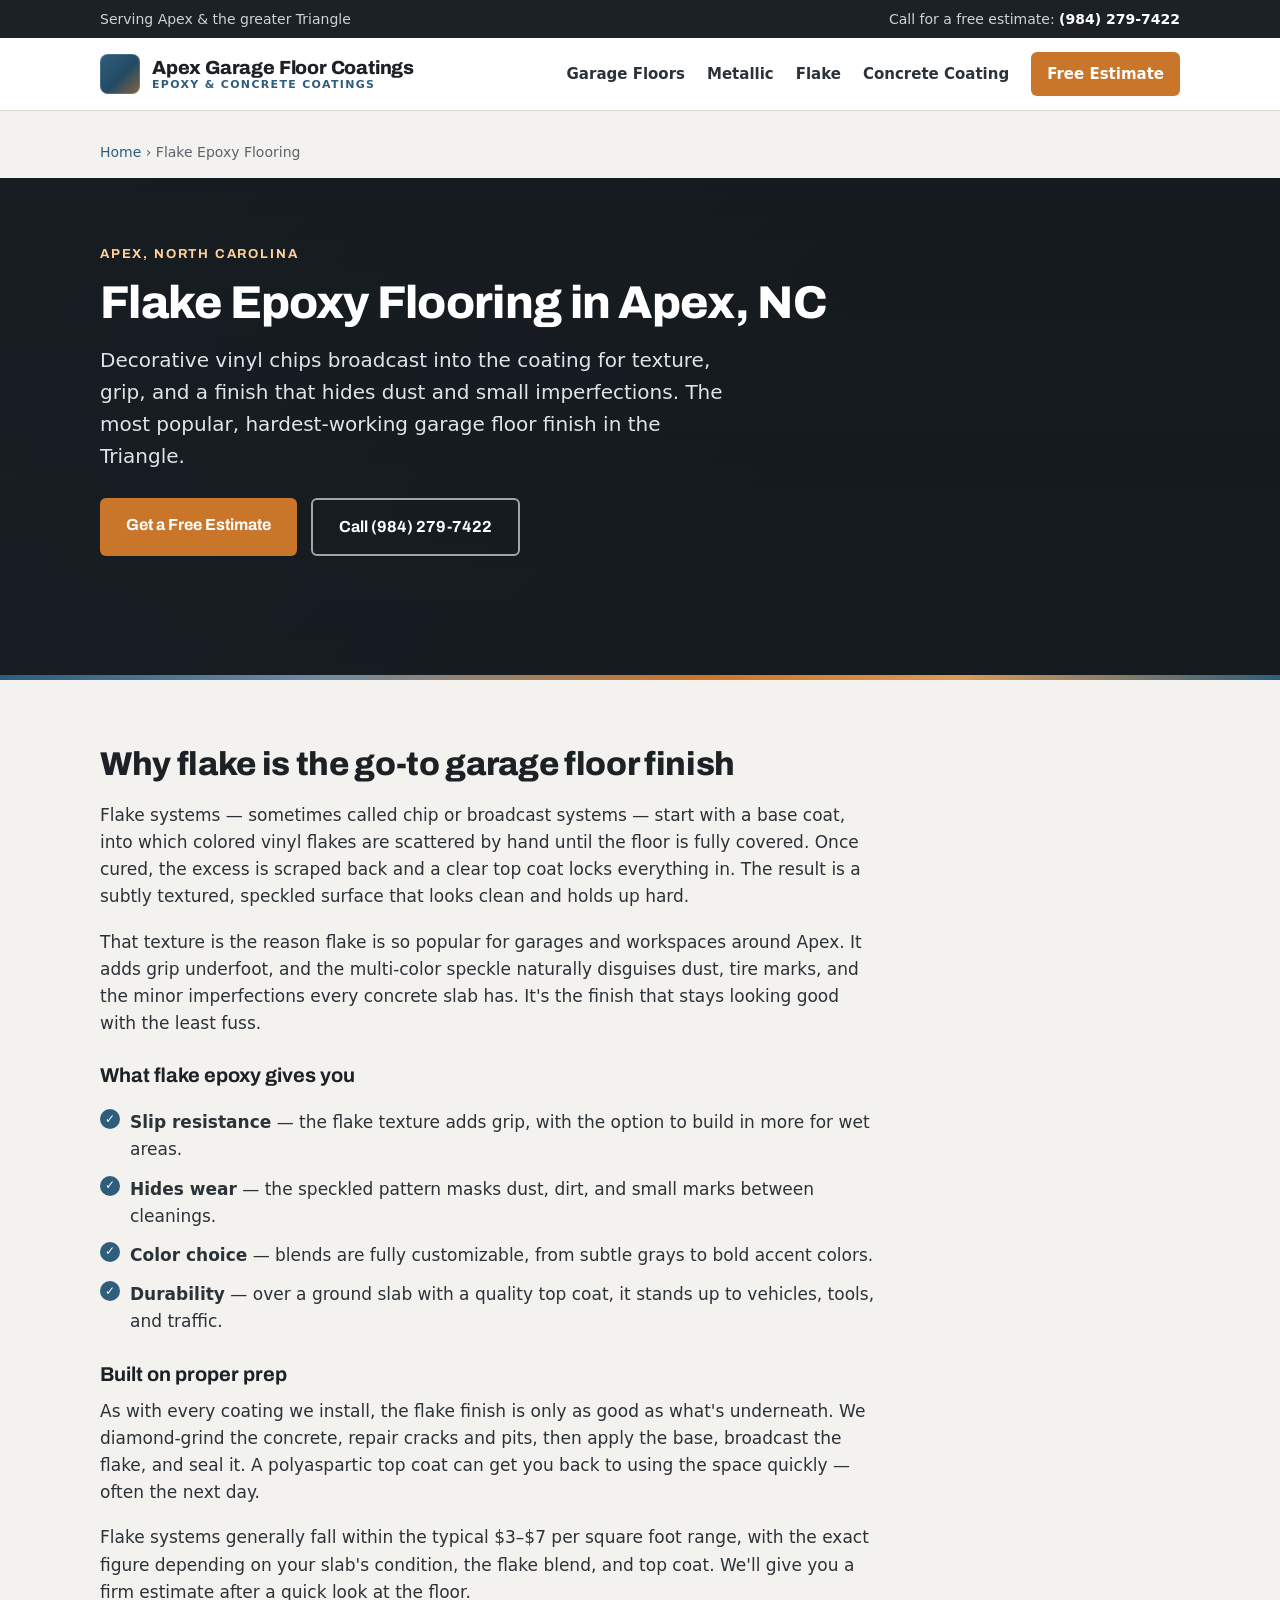
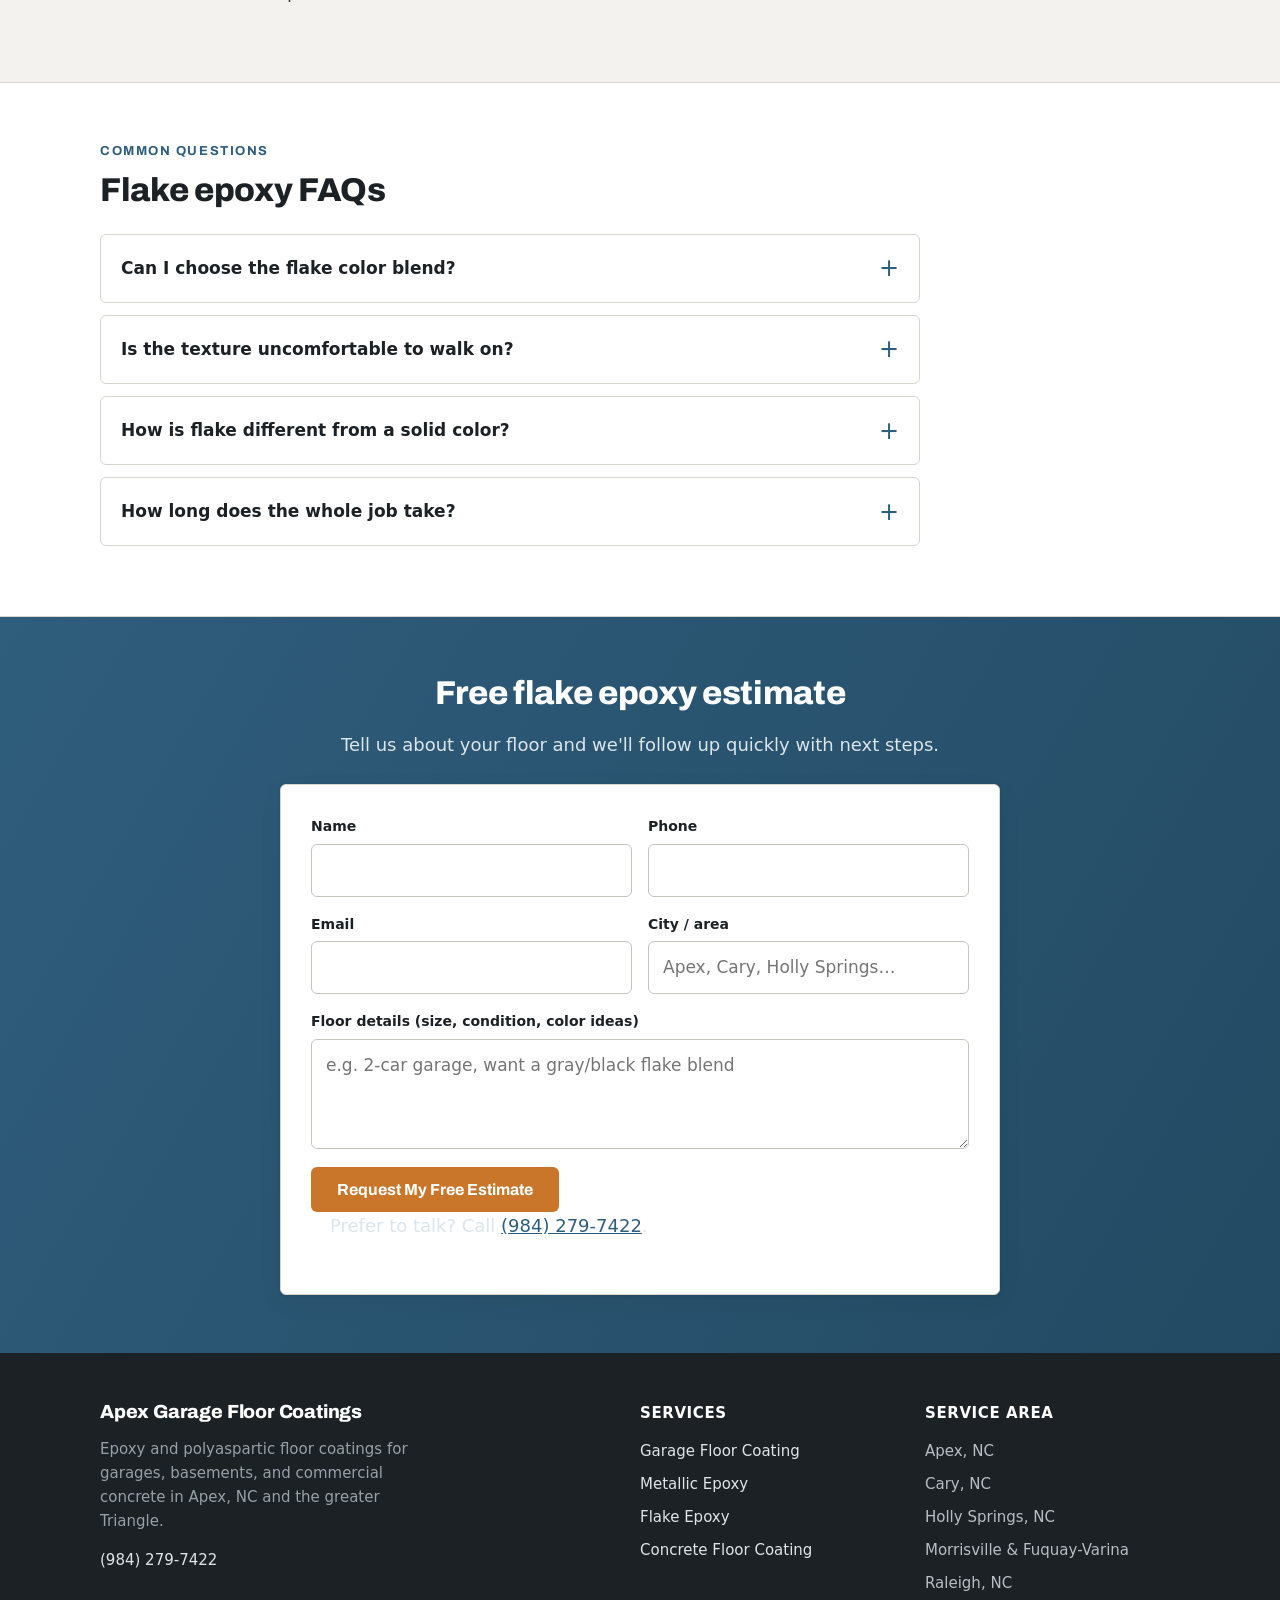
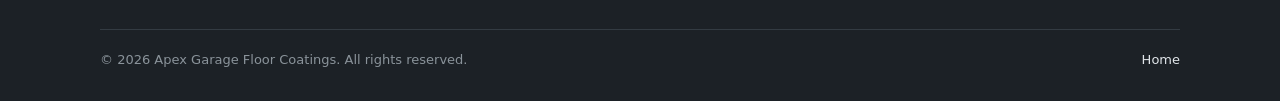
<file: flake-epoxy-flooring-apex-nc.html>
<!DOCTYPE html>
<html lang="en">
<head>
<meta charset="utf-8">
<meta name="viewport" content="width=device-width, initial-scale=1">
<title>Flake Epoxy Flooring in Apex, NC | Chip Garage &amp; Floor Coatings</title>
<meta name="description" content="Flake (chip) epoxy flooring in Apex, NC. Durable, textured, easy-to-clean garage and floor coatings that hide wear. Free on-site estimate.">
<link rel="canonical" href="https://apexgaragefloorcoatings.com/flake-epoxy-flooring-apex-nc">
<meta name="robots" content="index, follow">
<meta property="og:title" content="Flake Epoxy Flooring in Apex, NC">
<meta property="og:description" content="Durable, textured flake epoxy floor coatings in Apex, NC. Free estimate.">
<meta property="og:type" content="website">
<meta property="og:url" content="https://apexgaragefloorcoatings.com/flake-epoxy-flooring-apex-nc">
<meta property="og:image" content="https://apexgaragefloorcoatings.com/og-image.jpg">
<link rel="preconnect" href="https://fonts.googleapis.com">
<link rel="preconnect" href="https://fonts.gstatic.com" crossorigin>
<link href="https://fonts.googleapis.com/css2?family=Archivo:wght@600;700;800&display=swap" rel="stylesheet">
<link rel="stylesheet" href="style.css">

<script async src="https://www.googletagmanager.com/gtag/js?id=G-Y0KZ19XCC2"></script>
<script>
  window.dataLayer = window.dataLayer || [];
  function gtag(){dataLayer.push(arguments);}
  gtag('js', new Date());
  gtag('config', 'G-Y0KZ19XCC2');
</script>

<script type="application/ld+json">
{
  "@context": "https://schema.org",
  "@type": "Service",
  "name": "Flake Epoxy Flooring",
  "serviceType": "Flake Epoxy Flooring",
  "url": "https://apexgaragefloorcoatings.com/flake-epoxy-flooring-apex-nc",
  "description": "Flake (chip) epoxy floor coatings in Apex, NC that add texture, grip, and a durable finish for garages, basements, and commercial floors.",
  "areaServed": [
    { "@type": "City", "name": "Apex, NC" },
    { "@type": "City", "name": "Cary, NC" },
    { "@type": "City", "name": "Holly Springs, NC" },
    { "@type": "City", "name": "Morrisville, NC" },
    { "@type": "City", "name": "Fuquay-Varina, NC" },
    { "@type": "City", "name": "Raleigh, NC" }
  ],
  "provider": {
    "@type": "Organization",
    "name": "Apex Garage Floor Coatings",
    "url": "https://apexgaragefloorcoatings.com/",
    "telephone": "+1-984-279-7422",
    "priceRange": "$$",
    "address": {
      "@type": "PostalAddress",
      "addressLocality": "Apex",
      "addressRegion": "NC",
      "addressCountry": "US"
    }
  }
}
</script>
</head>
<body>
<a class="skip" href="#main">Skip to content</a>

<div class="topbar">
  <div class="wrap">
    <span>Serving Apex &amp; the greater Triangle</span>
    <span>Call for a free estimate: <a href="tel:+19842797422" onclick="try{gtag('event','click_to_call',{source:'page'});}catch(e){}">(984) 279-7422</a></span>
  </div>
</div>

<header class="site">
  <div class="wrap">
    <a class="brand" href="/">
      <span class="brand-mark" aria-hidden="true"></span>
      <span class="brand-name">Apex Garage Floor Coatings<span>Epoxy &amp; Concrete Coatings</span></span>
    </a>
    <nav class="main" aria-label="Primary">
      <a href="/garage-floor-coating-apex-nc">Garage Floors</a>
      <a href="/metallic-epoxy-flooring-apex-nc">Metallic</a>
      <a href="/flake-epoxy-flooring-apex-nc">Flake</a>
      <a href="/concrete-floor-coating-apex-nc">Concrete Coating</a>
      <a class="nav-cta" href="#quote">Free Estimate</a>
    </nav>
  </div>
</header>

<main id="main">
<div class="wrap"><p class="crumb"><a href="/">Home</a> &rsaquo; Flake Epoxy Flooring</p></div>

<section class="hero" style="padding-top:0">
  <div class="wrap">
    <p class="eyebrow">Apex, North Carolina</p>
    <h1>Flake Epoxy Flooring in Apex, NC</h1>
    <p class="lead">Decorative vinyl chips broadcast into the coating for texture, grip, and a finish that hides dust and small imperfections. The most popular, hardest-working garage floor finish in the Triangle.</p>
    <div class="hero-cta">
      <a class="btn btn-primary" href="#quote">Get a Free Estimate</a>
      <a class="btn btn-ghost" href="tel:+19842797422" onclick="try{gtag('event','click_to_call',{source:'cta'});}catch(e){}">Call (984) 279-7422</a>
    </div>
  </div>
</section>

<section>
  <div class="wrap">
    <div class="prose" style="max-width:780px">
      <h2>Why flake is the go-to garage floor finish</h2>
      <p>Flake systems — sometimes called chip or broadcast systems — start with a base coat, into which colored vinyl flakes are scattered by hand until the floor is fully covered. Once cured, the excess is scraped back and a clear top coat locks everything in. The result is a subtly textured, speckled surface that looks clean and holds up hard.</p>
      <p>That texture is the reason flake is so popular for garages and workspaces around Apex. It adds grip underfoot, and the multi-color speckle naturally disguises dust, tire marks, and the minor imperfections every concrete slab has. It's the finish that stays looking good with the least fuss.</p>

      <h3>What flake epoxy gives you</h3>
      <ul class="check" style="margin:18px 0">
        <li><strong>Slip resistance</strong> — the flake texture adds grip, with the option to build in more for wet areas.</li>
        <li><strong>Hides wear</strong> — the speckled pattern masks dust, dirt, and small marks between cleanings.</li>
        <li><strong>Color choice</strong> — blends are fully customizable, from subtle grays to bold accent colors.</li>
        <li><strong>Durability</strong> — over a ground slab with a quality top coat, it stands up to vehicles, tools, and traffic.</li>
      </ul>

      <h3>Built on proper prep</h3>
      <p>As with every coating we install, the flake finish is only as good as what's underneath. We diamond-grind the concrete, repair cracks and pits, then apply the base, broadcast the flake, and seal it. A polyaspartic top coat can get you back to using the space quickly — often the next day.</p>
      <p>Flake systems generally fall within the typical $3–$7 per square foot range, with the exact figure depending on your slab's condition, the flake blend, and top coat. We'll give you a firm estimate after a quick look at the floor.</p>
    </div>
  </div>
</section>

<section class="alt">
  <div class="wrap">
    <p class="eyebrow">Common questions</p>
    <h2>Flake epoxy FAQs</h2>
    <div class="faq" style="margin-top:24px; max-width:820px">
      <details>
        <summary>Can I choose the flake color blend?</summary>
        <p>Yes. Flake blends are fully customizable — you can match a subtle neutral, coordinate with your home, or go bolder. We'll show you options during the estimate.</p>
      </details>
      <details>
        <summary>Is the texture uncomfortable to walk on?</summary>
        <p>No — a standard flake finish is subtly textured, comfortable underfoot, and easy to sweep and clean. We only add heavier grip where you want extra slip resistance.</p>
      </details>
      <details>
        <summary>How is flake different from a solid color?</summary>
        <p>A solid color is a smooth, uniform finish; flake adds decorative chips for texture and a speckled look that hides wear better. Many Apex homeowners prefer flake for exactly that reason.</p>
      </details>
      <details>
        <summary>How long does the whole job take?</summary>
        <p>Most residential garages are one to two days including prep. With a fast-curing top coat, you're often back to walking on it the next day.</p>
      </details>
    </div>
  </div>
</section>

<section class="band" id="quote">
  <div class="wrap">
    <h2>Free flake epoxy estimate</h2>
    <p>Tell us about your floor and we'll follow up quickly with next steps.</p>
    <div class="form-card" style="max-width:720px; margin:0 auto; text-align:left">
      <form action="https://formspree.io/f/xqevgnwq" method="POST" onsubmit="try{gtag('event','generate_lead',{form:'quote_request'});}catch(e){}">
        <input type="hidden" name="page" value="Flake Epoxy">
        <div class="form-grid">
          <div class="field"><label for="name">Name</label><input id="name" name="name" type="text" autocomplete="name" required></div>
          <div class="field"><label for="phone">Phone</label><input id="phone" name="phone" type="tel" autocomplete="tel" required></div>
          <div class="field"><label for="email">Email</label><input id="email" name="email" type="email" autocomplete="email"></div>
          <div class="field"><label for="city">City / area</label><input id="city" name="city" type="text" placeholder="Apex, Cary, Holly Springs…"></div>
          <div class="field full"><label for="message">Floor details (size, condition, color ideas)</label><textarea id="message" name="message" placeholder="e.g. 2-car garage, want a gray/black flake blend"></textarea></div>
        </div>
        <div style="margin-top:18px"><button class="btn btn-primary" type="submit">Request My Free Estimate</button></div>
        <p class="form-note">Prefer to talk? Call <a href="tel:+19842797422" onclick="try{gtag('event','click_to_call',{source:'page'});}catch(e){}">(984) 279-7422</a>.</p>
      </form>
    </div>
  </div>
</section>

</main>

<footer class="site">
  <div class="wrap">
    <div class="foot-grid">
      <div class="foot-brand">
        <span class="brand-name">Apex Garage Floor Coatings</span>
        <p style="margin-top:12px">Epoxy and polyaspartic floor coatings for garages, basements, and commercial concrete in Apex, NC and the greater Triangle.</p>
        <p style="margin-top:12px"><a href="tel:+19842797422" onclick="try{gtag('event','click_to_call',{source:'page'});}catch(e){}">(984) 279-7422</a></p>
      </div>
      <div>
        <h4>Services</h4>
        <ul>
          <li><a href="/garage-floor-coating-apex-nc">Garage Floor Coating</a></li>
          <li><a href="/metallic-epoxy-flooring-apex-nc">Metallic Epoxy</a></li>
          <li><a href="/flake-epoxy-flooring-apex-nc">Flake Epoxy</a></li>
          <li><a href="/concrete-floor-coating-apex-nc">Concrete Floor Coating</a></li>
        </ul>
      </div>
      <div>
        <h4>Service Area</h4>
        <ul>
          <li>Apex, NC</li>
          <li>Cary, NC</li>
          <li>Holly Springs, NC</li>
          <li>Morrisville &amp; Fuquay-Varina</li>
          <li>Raleigh, NC</li>
        </ul>
      </div>
    </div>
    <div class="legal">
      <span>&copy; 2026 Apex Garage Floor Coatings. All rights reserved.</span>
      <span><a href="/">Home</a></span>
    </div>
  </div>
</footer>

</body>
</html>
</file>
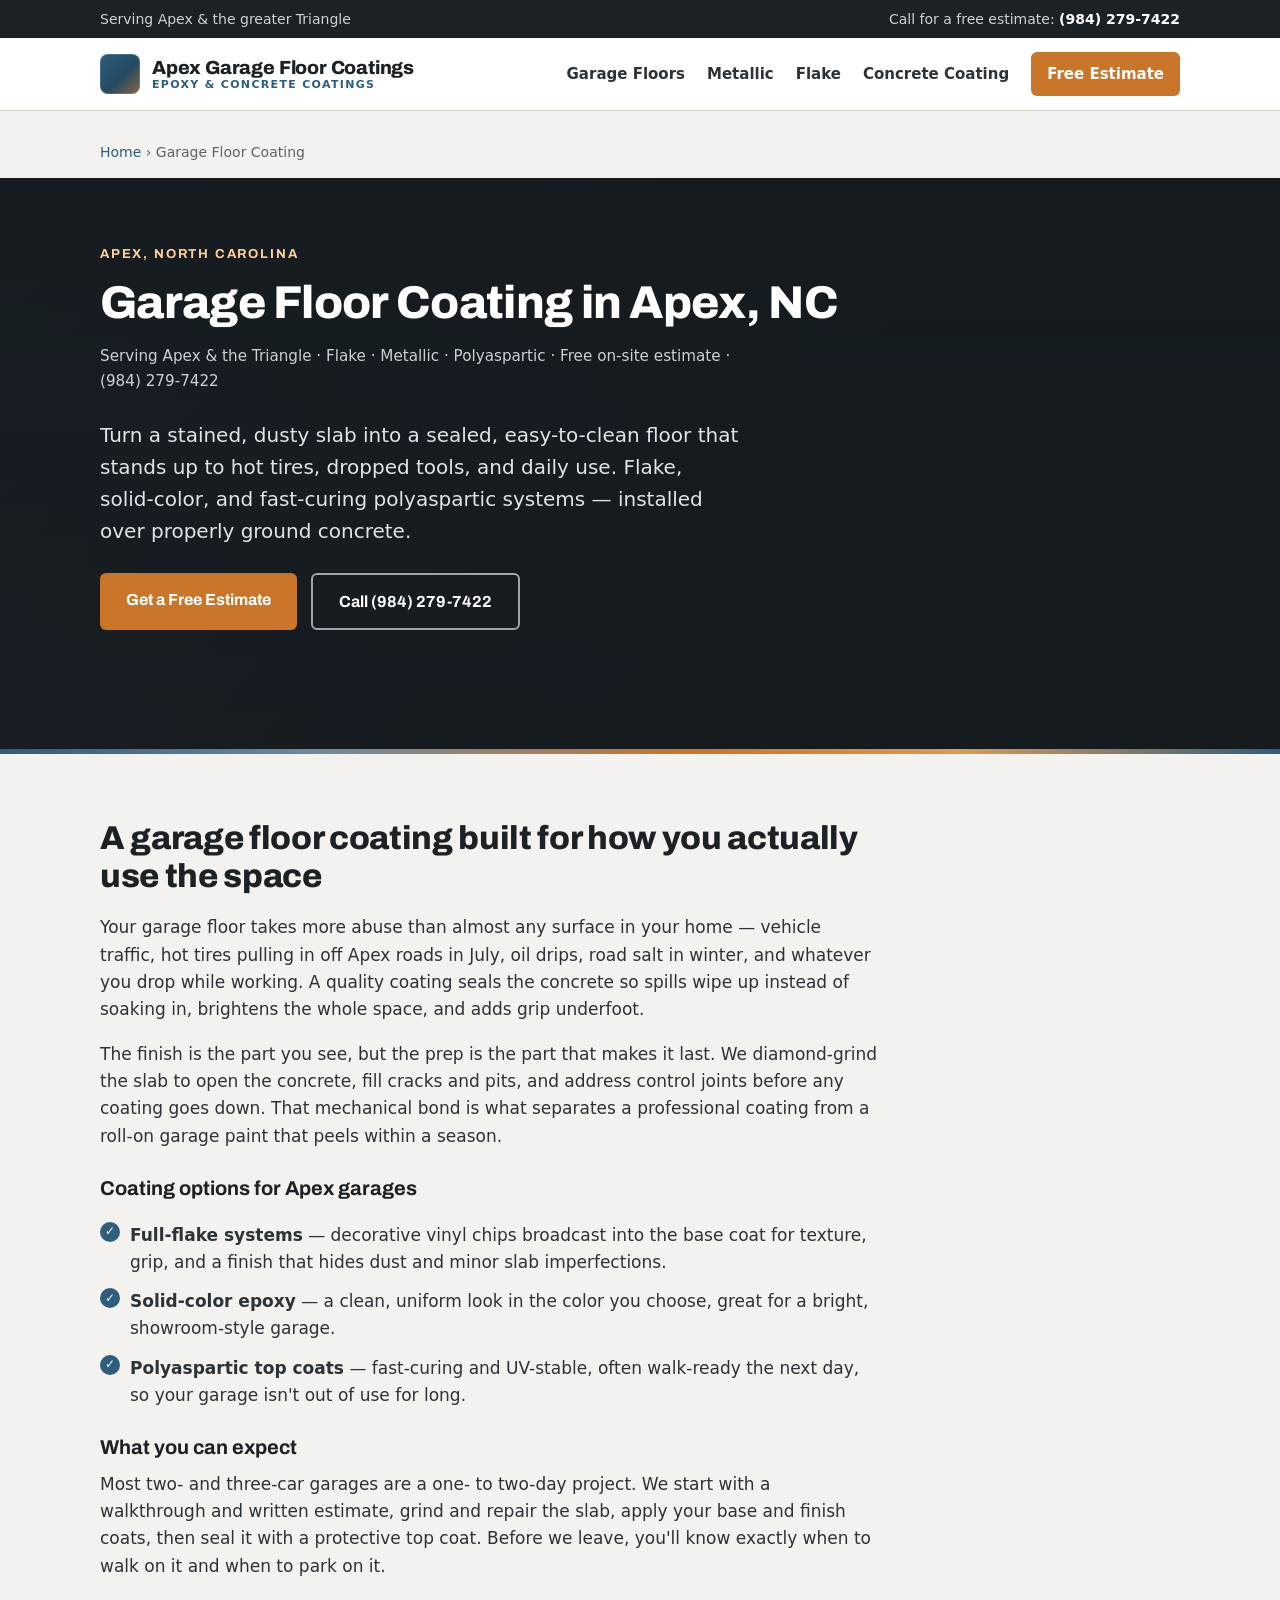
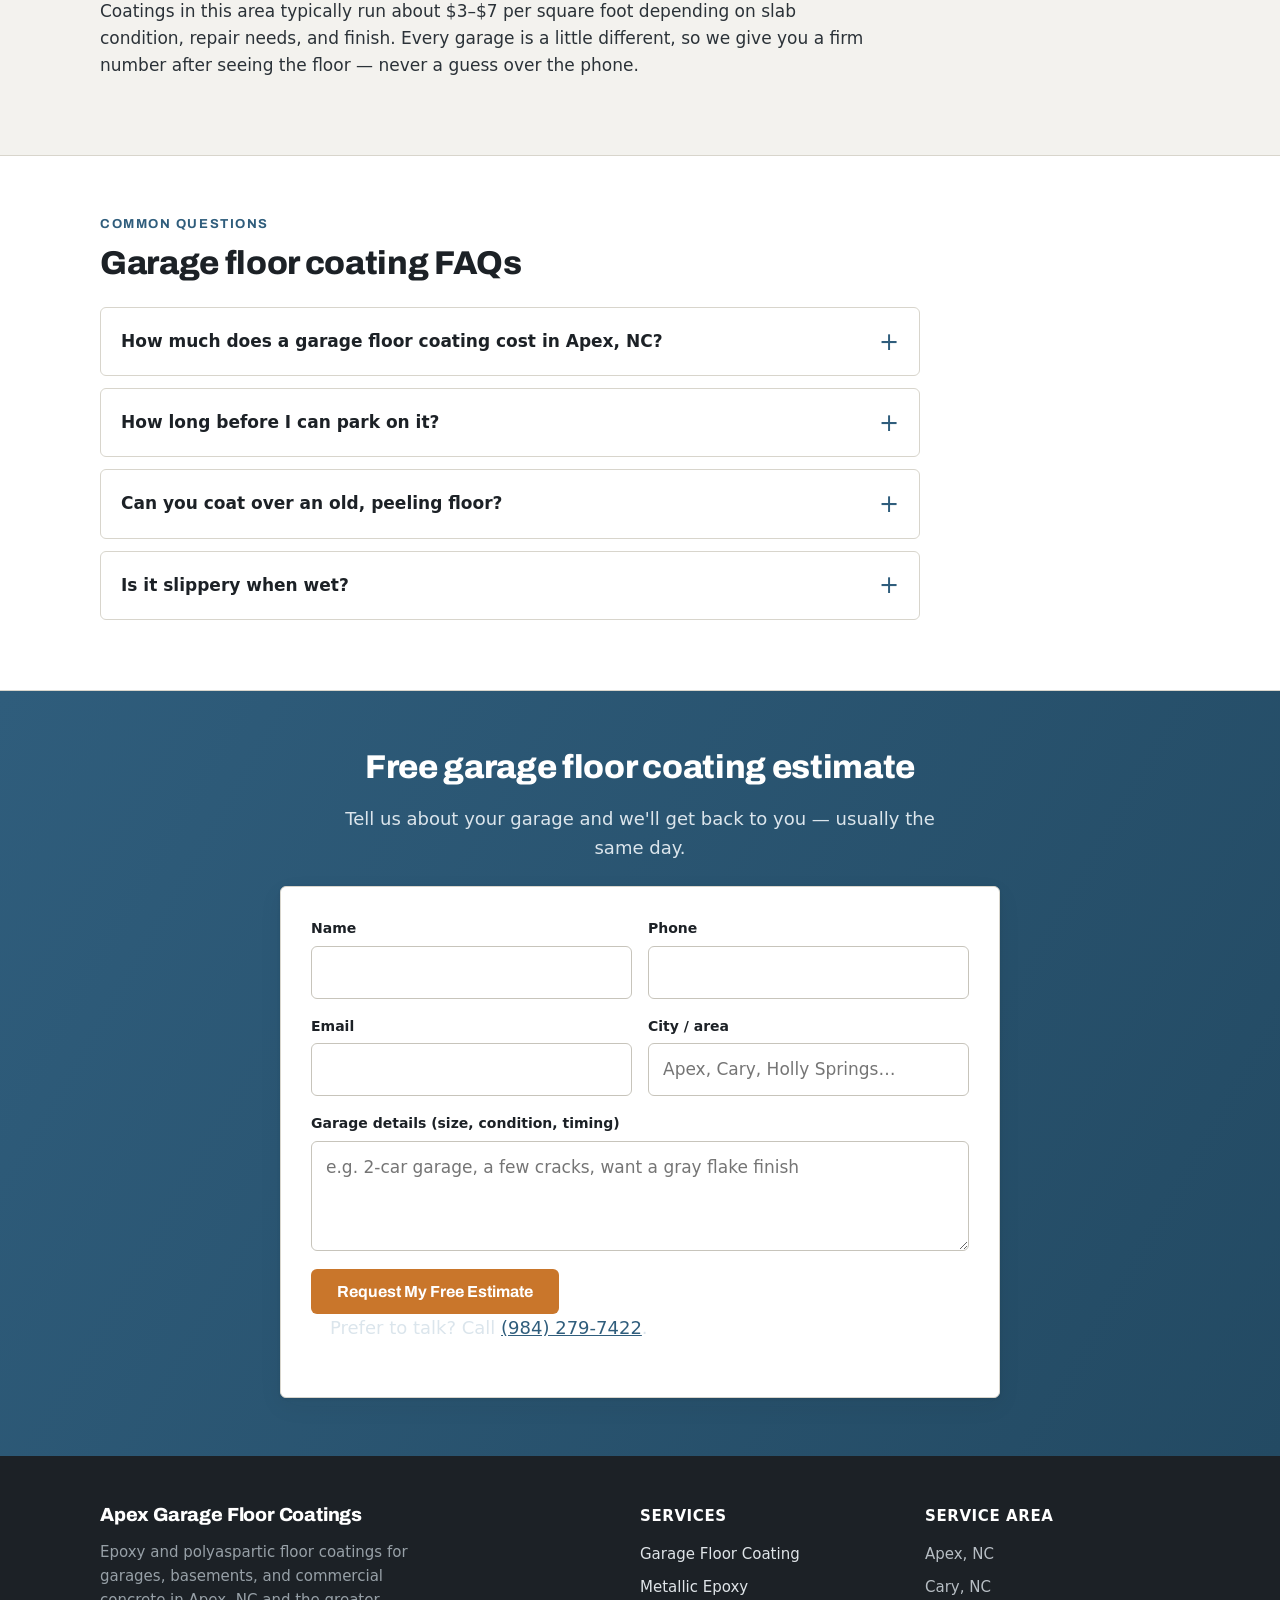
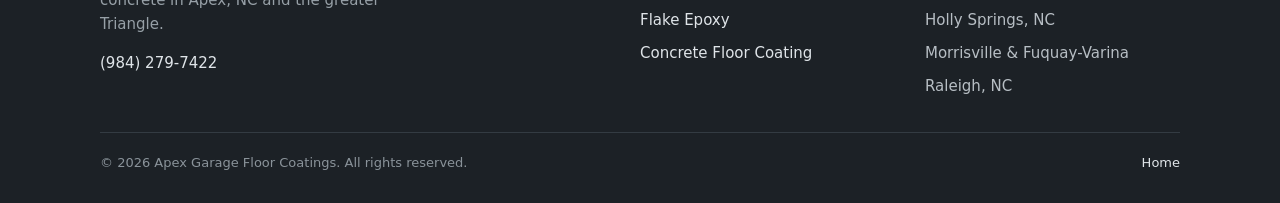
<file: garage-floor-coating-apex-nc.html>
<!DOCTYPE html>
<html lang="en">
<head>
<meta charset="utf-8">
<meta name="viewport" content="width=device-width, initial-scale=1">
<title>Garage Floor Coating in Apex, NC | Epoxy &amp; Polyaspartic</title>
<meta name="description" content="Garage floor coating in Apex, NC — flake, solid-color &amp; polyaspartic for hot tires and stains. Free on-site estimate — (984) 279-7422.">
<link rel="canonical" href="https://apexgaragefloorcoatings.com/garage-floor-coating-apex-nc">
<meta name="robots" content="index, follow">
<meta property="og:title" content="Garage Floor Coating in Apex, NC">
<meta property="og:description" content="Durable epoxy and polyaspartic garage floor coatings in Apex, NC. Free estimate.">
<meta property="og:type" content="website">
<meta property="og:url" content="https://apexgaragefloorcoatings.com/garage-floor-coating-apex-nc">
<meta property="og:image" content="https://apexgaragefloorcoatings.com/og-image.jpg">
<link rel="preconnect" href="https://fonts.googleapis.com">
<link rel="preconnect" href="https://fonts.gstatic.com" crossorigin>
<link href="https://fonts.googleapis.com/css2?family=Archivo:wght@600;700;800&display=swap" rel="stylesheet">
<link rel="stylesheet" href="style.css">

<script async src="https://www.googletagmanager.com/gtag/js?id=G-Y0KZ19XCC2"></script>
<script>
  window.dataLayer = window.dataLayer || [];
  function gtag(){dataLayer.push(arguments);}
  gtag('js', new Date());
  gtag('config', 'G-Y0KZ19XCC2');
</script>

<script type="application/ld+json">
{
  "@context": "https://schema.org",
  "@type": "Service",
  "name": "Garage Floor Coating",
  "serviceType": "Garage Floor Coating",
  "url": "https://apexgaragefloorcoatings.com/garage-floor-coating-apex-nc",
  "description": "Professional garage floor coatings in Apex, NC using flake, solid-color, and polyaspartic epoxy systems over ground and repaired concrete.",
  "areaServed": [
    { "@type": "City", "name": "Apex, NC" },
    { "@type": "City", "name": "Cary, NC" },
    { "@type": "City", "name": "Holly Springs, NC" },
    { "@type": "City", "name": "Morrisville, NC" },
    { "@type": "City", "name": "Fuquay-Varina, NC" },
    { "@type": "City", "name": "Raleigh, NC" }
  ],
  "provider": {
    "@type": "HomeAndConstructionBusiness",
    "name": "Apex Garage Floor Coatings",
    "url": "https://apexgaragefloorcoatings.com/",
    "telephone": "+1-984-279-7422",
    "priceRange": "$$",
    "address": {
      "@type": "PostalAddress",
      "addressLocality": "Apex",
      "addressRegion": "NC",
      "addressCountry": "US"
    }
  }
}
</script>
</head>
<body>
<a class="skip" href="#main">Skip to content</a>

<div class="topbar">
  <div class="wrap">
    <span>Serving Apex &amp; the greater Triangle</span>
    <span>Call for a free estimate: <a href="tel:+19842797422" onclick="try{gtag('event','click_to_call',{source:'page'});}catch(e){}">(984) 279-7422</a></span>
  </div>
</div>

<header class="site">
  <div class="wrap">
    <a class="brand" href="/">
      <span class="brand-mark" aria-hidden="true"></span>
      <span class="brand-name">Apex Garage Floor Coatings<span>Epoxy &amp; Concrete Coatings</span></span>
    </a>
    <nav class="main" aria-label="Primary">
      <a href="/garage-floor-coating-apex-nc">Garage Floors</a>
      <a href="/metallic-epoxy-flooring-apex-nc">Metallic</a>
      <a href="/flake-epoxy-flooring-apex-nc">Flake</a>
      <a href="/concrete-floor-coating-apex-nc">Concrete Coating</a>
      <a class="nav-cta" href="#quote">Free Estimate</a>
    </nav>
  </div>
</header>

<main id="main">
<div class="wrap"><p class="crumb"><a href="/">Home</a> &rsaquo; Garage Floor Coating</p></div>

<section class="hero" style="padding-top:0">
  <div class="wrap">
    <p class="eyebrow">Apex, North Carolina</p>
    <h1>Garage Floor Coating in Apex, NC</h1>
    <p class="lead" style="font-size:0.95rem;opacity:0.9;margin-top:8px">Serving Apex &amp; the Triangle · Flake · Metallic · Polyaspartic · Free on-site estimate · (984) 279-7422</p>
    <p class="lead">Turn a stained, dusty slab into a sealed, easy-to-clean floor that stands up to hot tires, dropped tools, and daily use. Flake, solid-color, and fast-curing polyaspartic systems — installed over properly ground concrete.</p>
    <div class="hero-cta">
      <a class="btn btn-primary" href="#quote">Get a Free Estimate</a>
      <a class="btn btn-ghost" href="tel:+19842797422" onclick="try{gtag('event','click_to_call',{source:'cta'});}catch(e){}">Call (984) 279-7422</a>
    </div>
  </div>
</section>

<section>
  <div class="wrap">
    <div class="prose" style="max-width:780px">
      <h2>A garage floor coating built for how you actually use the space</h2>
      <p>Your garage floor takes more abuse than almost any surface in your home — vehicle traffic, hot tires pulling in off Apex roads in July, oil drips, road salt in winter, and whatever you drop while working. A quality coating seals the concrete so spills wipe up instead of soaking in, brightens the whole space, and adds grip underfoot.</p>
      <p>The finish is the part you see, but the prep is the part that makes it last. We diamond-grind the slab to open the concrete, fill cracks and pits, and address control joints before any coating goes down. That mechanical bond is what separates a professional coating from a roll-on garage paint that peels within a season.</p>

      <h3>Coating options for Apex garages</h3>
      <ul class="check" style="margin:18px 0">
        <li><strong>Full-flake systems</strong> — decorative vinyl chips broadcast into the base coat for texture, grip, and a finish that hides dust and minor slab imperfections.</li>
        <li><strong>Solid-color epoxy</strong> — a clean, uniform look in the color you choose, great for a bright, showroom-style garage.</li>
        <li><strong>Polyaspartic top coats</strong> — fast-curing and UV-stable, often walk-ready the next day, so your garage isn't out of use for long.</li>
      </ul>

      <h3>What you can expect</h3>
      <p>Most two- and three-car garages are a one- to two-day project. We start with a walkthrough and written estimate, grind and repair the slab, apply your base and finish coats, then seal it with a protective top coat. Before we leave, you'll know exactly when to walk on it and when to park on it.</p>
      <p>Coatings in this area typically run about $3–$7 per square foot depending on slab condition, repair needs, and finish. Every garage is a little different, so we give you a firm number after seeing the floor — never a guess over the phone.</p>
    </div>
  </div>
</section>

<section class="alt">
  <div class="wrap">
    <p class="eyebrow">Common questions</p>
    <h2>Garage floor coating FAQs</h2>
    <div class="faq" style="margin-top:24px; max-width:820px">
      <details>
        <summary>How much does a garage floor coating cost in Apex, NC?</summary>
        <p>Plan on roughly $3–$7 per square foot. A standard two-car garage with a slab in decent shape falls toward the lower-to-middle of that range; heavy crack repair or premium metallic finishes push it higher. A free on-site estimate gives you an exact figure.</p>
      </details>
      <details>
        <summary>How long before I can park on it?</summary>
        <p>With polyaspartic systems, foot traffic is often fine the next day and vehicle traffic shortly after. Traditional epoxy needs a bit more cure time. We give you exact timing for the system you choose.</p>
      </details>
      <details>
        <summary>Can you coat over an old, peeling floor?</summary>
        <p>Usually yes — but the old coating and any loose material has to come off first. That's exactly what the grinding step handles, so the new system bonds to sound concrete rather than failing paint.</p>
      </details>
      <details>
        <summary>Is it slippery when wet?</summary>
        <p>Flake systems add natural texture, and we can add an anti-slip additive to the top coat for extra grip in garages, entries, and ramps.</p>
      </details>
    </div>
  </div>
</section>

<section class="band" id="quote">
  <div class="wrap">
    <h2>Free garage floor coating estimate</h2>
    <p>Tell us about your garage and we'll get back to you — usually the same day.</p>
    <div class="form-card" style="max-width:720px; margin:0 auto; text-align:left">
      <form action="https://formspree.io/f/xqevgnwq" method="POST" onsubmit="try{gtag('event','generate_lead',{form:'quote_request'});}catch(e){}">
        <input type="hidden" name="page" value="Garage Floor Coating">
        <div class="form-grid">
          <div class="field"><label for="name">Name</label><input id="name" name="name" type="text" autocomplete="name" required></div>
          <div class="field"><label for="phone">Phone</label><input id="phone" name="phone" type="tel" autocomplete="tel" required></div>
          <div class="field"><label for="email">Email</label><input id="email" name="email" type="email" autocomplete="email"></div>
          <div class="field"><label for="city">City / area</label><input id="city" name="city" type="text" placeholder="Apex, Cary, Holly Springs…"></div>
          <div class="field full"><label for="message">Garage details (size, condition, timing)</label><textarea id="message" name="message" placeholder="e.g. 2-car garage, a few cracks, want a gray flake finish"></textarea></div>
        </div>
        <div style="margin-top:18px"><button class="btn btn-primary" type="submit">Request My Free Estimate</button></div>
        <p class="form-note">Prefer to talk? Call <a href="tel:+19842797422" onclick="try{gtag('event','click_to_call',{source:'page'});}catch(e){}">(984) 279-7422</a>.</p>
      </form>
    </div>
  </div>
</section>

</main>

<footer class="site">
  <div class="wrap">
    <div class="foot-grid">
      <div class="foot-brand">
        <span class="brand-name">Apex Garage Floor Coatings</span>
        <p style="margin-top:12px">Epoxy and polyaspartic floor coatings for garages, basements, and commercial concrete in Apex, NC and the greater Triangle.</p>
        <p style="margin-top:12px"><a href="tel:+19842797422" onclick="try{gtag('event','click_to_call',{source:'page'});}catch(e){}">(984) 279-7422</a></p>
      </div>
      <div>
        <h4>Services</h4>
        <ul>
          <li><a href="/garage-floor-coating-apex-nc">Garage Floor Coating</a></li>
          <li><a href="/metallic-epoxy-flooring-apex-nc">Metallic Epoxy</a></li>
          <li><a href="/flake-epoxy-flooring-apex-nc">Flake Epoxy</a></li>
          <li><a href="/concrete-floor-coating-apex-nc">Concrete Floor Coating</a></li>
        </ul>
      </div>
      <div>
        <h4>Service Area</h4>
        <ul>
          <li>Apex, NC</li>
          <li>Cary, NC</li>
          <li>Holly Springs, NC</li>
          <li>Morrisville &amp; Fuquay-Varina</li>
          <li>Raleigh, NC</li>
        </ul>
      </div>
    </div>
    <div class="legal">
      <span>&copy; 2026 Apex Garage Floor Coatings. All rights reserved.</span>
      <span><a href="/">Home</a></span>
    </div>
  </div>
</footer>

</body>
</html>
</file>
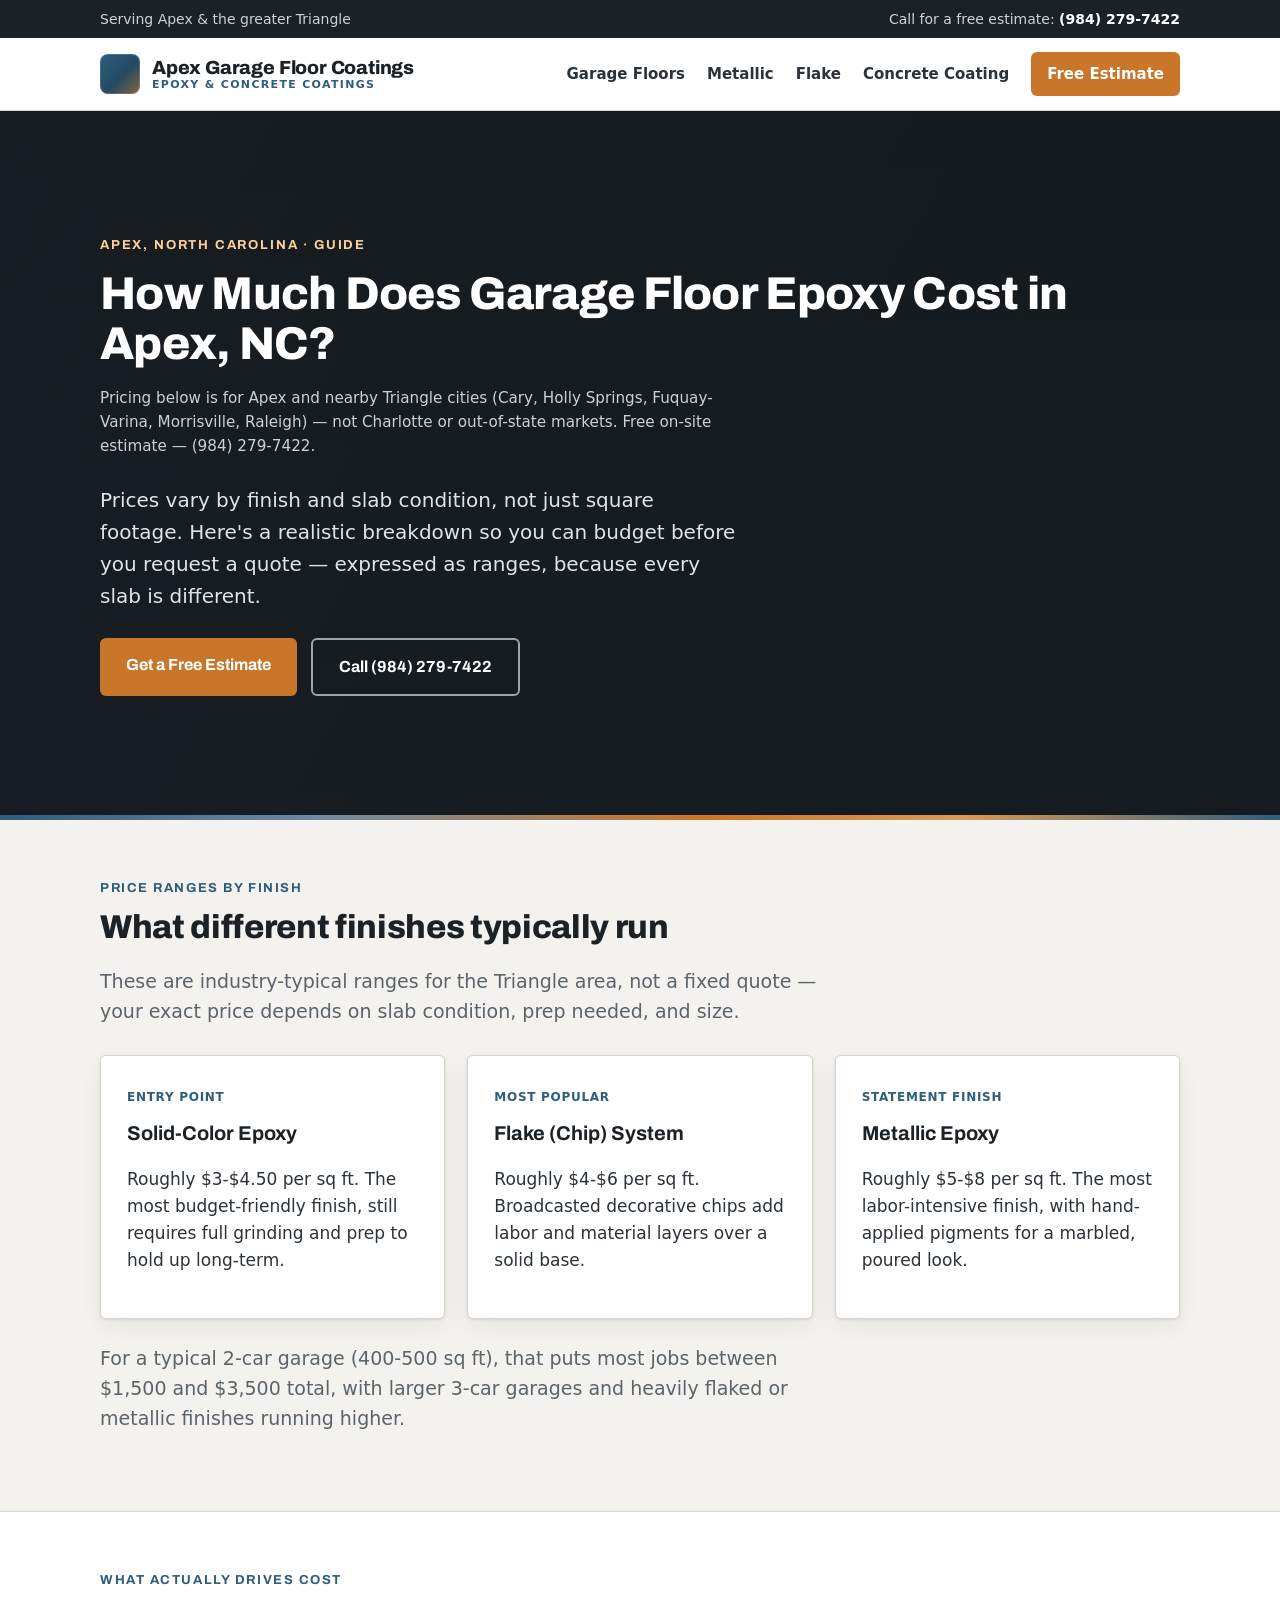
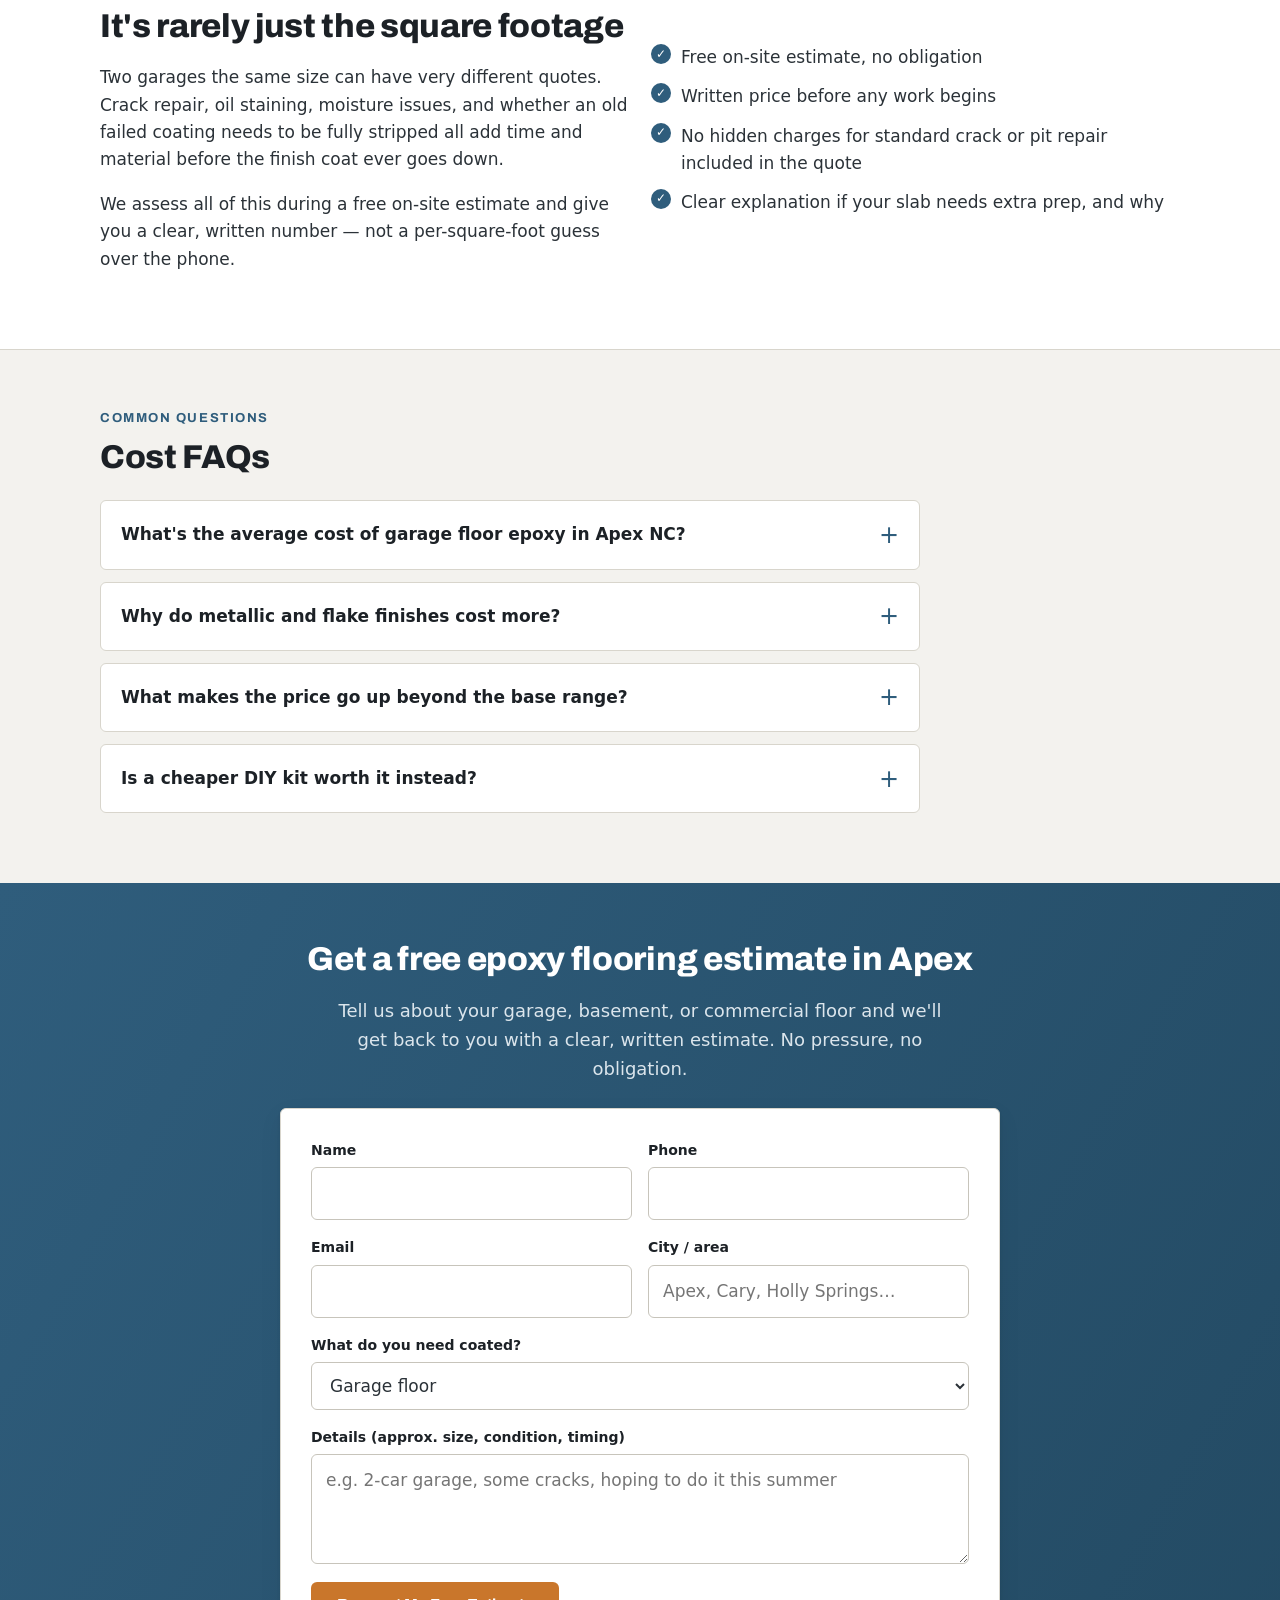
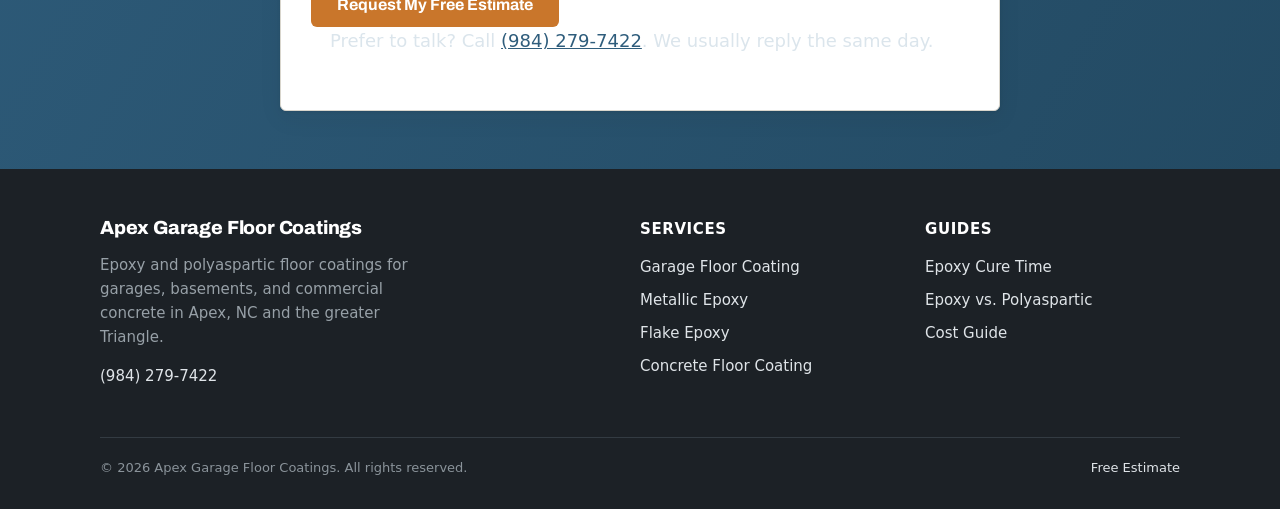
<file: garage-floor-epoxy-cost-apex-nc.html>
<!DOCTYPE html>
<html lang="en"><head>

<meta name="viewport" content="width=device-width, initial-scale=1">
<title>Garage Floor Epoxy Cost in Apex, NC | Free Local Estimate</title>
<meta name="description" content="Garage floor epoxy cost in Apex, NC — ranges by finish and slab condition for Apex &amp; the Triangle. Free on-site estimate — (984) 279-7422.">
<link rel="canonical" href="https://apexgaragefloorcoatings.com/garage-floor-epoxy-cost-apex-nc">
<meta name="robots" content="index, follow">

<meta property="og:title" content="Garage Floor Epoxy Cost in Apex, NC | Free Local Estimate">
<meta property="og:description" content="Garage floor epoxy cost in Apex, NC — ranges by finish and slab condition for Apex &amp; the Triangle. Free on-site estimate — (984) 279-7422.">
<meta property="og:type" content="article">
<meta property="og:url" content="https://apexgaragefloorcoatings.com/garage-floor-epoxy-cost-apex-nc">
<meta property="og:image" content="https://apexgaragefloorcoatings.com/og-image.jpg">

<link rel="preconnect" href="https://fonts.googleapis.com">
<link rel="preconnect" href="https://fonts.gstatic.com" crossorigin>
<link href="https://fonts.googleapis.com/css2?family=Archivo:wght@600;700;800&display=swap" rel="stylesheet">
<link rel="stylesheet" href="style.css">

<script async src="https://www.googletagmanager.com/gtag/js?id=G-Y0KZ19XCC2"></script>
<script>
  window.dataLayer = window.dataLayer || [];
  function gtag(){dataLayer.push(arguments);}
  gtag('js', new Date());
  gtag('config', 'G-Y0KZ19XCC2');
</script>

<script type="application/ld+json">
{
  "@context": "https://schema.org",
  "@type": "FAQPage",
  "mainEntity": [
    {
      "@type": "Question",
      "name": "What's the average cost of garage floor epoxy in Apex NC?",
      "acceptedAnswer": {
        "@type": "Answer",
        "text": "Most residential garage floor coatings run about $3 to $7 per square foot, meaning a typical 2-car garage (around 400-500 sq ft) often falls between $1,500 and $3,500 depending on slab condition and finish."
      }
    },
    {
      "@type": "Question",
      "name": "Why do metallic and flake finishes cost more?",
      "acceptedAnswer": {
        "@type": "Answer",
        "text": "Metallic and multi-coat flake systems require more labor, material layers, and skill to apply evenly, which pushes them toward the higher end of the per-square-foot range compared to a solid-color system."
      }
    },
    {
      "@type": "Question",
      "name": "What makes the price go up beyond the base range?",
      "acceptedAnswer": {
        "@type": "Answer",
        "text": "Extensive crack repair, oil staining that requires extra degreasing and grinding, moisture issues, or a slab with prior failed coatings that need to be fully stripped can all add cost beyond the base estimate."
      }
    }
  ]
}
</script>
</head>
<body>
<a class="skip" href="#main">Skip to content</a>

<div class="topbar">
  <div class="wrap">
    <span>Serving Apex &amp; the greater Triangle</span>
    <span>Call for a free estimate: <a href="tel:+19842797422" onclick="try{gtag('event','click_to_call',{source:'page'});}catch(e){}">(984) 279-7422</a></span>
  </div>
</div>

<header class="site">
  <div class="wrap">
    <a class="brand" href="/">
      <span class="brand-mark" aria-hidden="true"></span>
      <span class="brand-name">Apex Garage Floor Coatings<span>Epoxy &amp; Concrete Coatings</span></span>
    </a>
    <nav class="main" aria-label="Primary">
      <a href="/garage-floor-coating-apex-nc">Garage Floors</a>
      <a href="/metallic-epoxy-flooring-apex-nc">Metallic</a>
      <a href="/flake-epoxy-flooring-apex-nc">Flake</a>
      <a href="/concrete-floor-coating-apex-nc">Concrete Coating</a>
      <a class="nav-cta" href="#quote">Free Estimate</a>
    </nav>
  </div>
</header>

<main id="main">

<section class="hero">
  <div class="wrap">
    <p class="eyebrow">Apex, North Carolina · Guide</p>
    <h1>How Much Does Garage Floor Epoxy Cost in Apex, NC?</h1>
    <p class="lead" style="font-size:0.95rem;opacity:0.9;margin-top:8px">Pricing below is for Apex and nearby Triangle cities (Cary, Holly Springs, Fuquay-Varina, Morrisville, Raleigh) — not Charlotte or out-of-state markets. Free on-site estimate — (984) 279-7422.</p>
    <p class="lead">Prices vary by finish and slab condition, not just square footage. Here's a realistic breakdown so you can budget before you request a quote — expressed as ranges, because every slab is different.</p>
    <div class="hero-cta">
      <a class="btn btn-primary" href="#quote">Get a Free Estimate</a>
      <a class="btn btn-ghost" href="tel:+19842797422" onclick="try{gtag('event','click_to_call',{source:'cta'});}catch(e){}">Call (984) 279-7422</a>
    </div>
  </div>
</section>

<section>
  <div class="wrap">
    <p class="eyebrow">Price ranges by finish</p>
    <h2>What different finishes typically run</h2>
    <p class="lede">These are industry-typical ranges for the Triangle area, not a fixed quote — your exact price depends on slab condition, prep needed, and size.</p>
    <div class="grid grid-3" style="margin-top:28px">
      <article class="card">
        <span class="tag">Entry point</span>
        <h3>Solid-Color Epoxy</h3>
        <p>Roughly $3-$4.50 per sq ft. The most budget-friendly finish, still requires full grinding and prep to hold up long-term.</p>
      </article>
      <article class="card">
        <span class="tag">Most popular</span>
        <h3>Flake (Chip) System</h3>
        <p>Roughly $4-$6 per sq ft. Broadcasted decorative chips add labor and material layers over a solid base.</p>
      </article>
      <article class="card">
        <span class="tag">Statement finish</span>
        <h3>Metallic Epoxy</h3>
        <p>Roughly $5-$8 per sq ft. The most labor-intensive finish, with hand-applied pigments for a marbled, poured look.</p>
      </article>
    </div>
    <p class="lede" style="margin-top:24px">For a typical 2-car garage (400-500 sq ft), that puts most jobs between $1,500 and $3,500 total, with larger 3-car garages and heavily flaked or metallic finishes running higher.</p>
  </div>
</section>

<section class="alt">
  <div class="wrap">
    <div class="grid grid-2" style="align-items:center">
      <div class="prose">
        <p class="eyebrow">What actually drives cost</p>
        <h2>It's rarely just the square footage</h2>
        <p>Two garages the same size can have very different quotes. Crack repair, oil staining, moisture issues, and whether an old failed coating needs to be fully stripped all add time and material before the finish coat ever goes down.</p>
        <p>We assess all of this during a free on-site estimate and give you a clear, written number — not a per-square-foot guess over the phone.</p>
      </div>
      <div>
        <ul class="check">
          <li>Free on-site estimate, no obligation</li>
          <li>Written price before any work begins</li>
          <li>No hidden charges for standard crack or pit repair included in the quote</li>
          <li>Clear explanation if your slab needs extra prep, and why</li>
        </ul>
      </div>
    </div>
  </div>
</section>

<section>
  <div class="wrap">
    <p class="eyebrow">Common questions</p>
    <h2>Cost FAQs</h2>
    <div class="faq" style="margin-top:24px; max-width:820px">
      <details>
        <summary>What's the average cost of garage floor epoxy in Apex NC?</summary>
        <p>Most residential garage floor coatings run about $3 to $7 per square foot, meaning a typical 2-car garage (around 400-500 sq ft) often falls between $1,500 and $3,500 depending on slab condition and finish.</p>
      </details>
      <details>
        <summary>Why do metallic and flake finishes cost more?</summary>
        <p>Metallic and multi-coat flake systems require more labor, material layers, and skill to apply evenly, which pushes them toward the higher end of the per-square-foot range compared to a solid-color system.</p>
      </details>
      <details>
        <summary>What makes the price go up beyond the base range?</summary>
        <p>Extensive crack repair, oil staining that requires extra degreasing and grinding, moisture issues, or a slab with prior failed coatings that need to be fully stripped can all add cost beyond the base estimate.</p>
      </details>
      <details>
        <summary>Is a cheaper DIY kit worth it instead?</summary>
        <p>DIY kits skip the mechanical grinding step professional installers use, which is the main reason DIY coatings tend to peel or lift under hot tires within a year or two. The material cost is lower, but the redo cost often isn't.</p>
      </details>
    </div>
  </div>
</section>

<section class="band" id="quote">
  <div class="wrap">
    <h2>Get a free epoxy flooring estimate in Apex</h2>
    <p>Tell us about your garage, basement, or commercial floor and we'll get back to you with a clear, written estimate. No pressure, no obligation.</p>
    <div class="form-card" style="max-width:720px; margin:0 auto; text-align:left; color:var(--ink)">
      <form action="https://formspree.io/f/xqevgnwq" method="POST" onsubmit="try{gtag('event','generate_lead',{form:'quote_request'});}catch(e){}">
        <div class="form-grid">
          <div class="field">
            <label for="name">Name</label>
            <input id="name" name="name" type="text" autocomplete="name" required>
          </div>
          <div class="field">
            <label for="phone">Phone</label>
            <input id="phone" name="phone" type="tel" autocomplete="tel" required>
          </div>
          <div class="field">
            <label for="email">Email</label>
            <input id="email" name="email" type="email" autocomplete="email">
          </div>
          <div class="field">
            <label for="city">City / area</label>
            <input id="city" name="city" type="text" placeholder="Apex, Cary, Holly Springs…">
          </div>
          <div class="field full">
            <label for="project">What do you need coated?</label>
            <select id="project" name="project">
              <option selected>Garage floor</option>
              <option>Basement floor</option>
              <option>Metallic epoxy floor</option>
              <option>Flake epoxy floor</option>
              <option>Commercial / shop floor</option>
              <option>Not sure yet</option>
            </select>
          </div>
          <div class="field full">
            <label for="message">Details (approx. size, condition, timing)</label>
            <textarea id="message" name="message" placeholder="e.g. 2-car garage, some cracks, hoping to do it this summer"></textarea>
          </div>
        </div>
        <div style="margin-top:18px">
          <button class="btn btn-primary" type="submit">Request My Free Estimate</button>
        </div>
        <p class="form-note">Prefer to talk? Call <a href="tel:+19842797422" onclick="try{gtag('event','click_to_call',{source:'page'});}catch(e){}">(984) 279-7422</a>. We usually reply the same day.</p>
      </form>
    </div>
  </div>
</section>

</main>

<footer class="site">
  <div class="wrap">
    <div class="foot-grid">
      <div class="foot-brand">
        <span class="brand-name">Apex Garage Floor Coatings</span>
        <p style="margin-top:12px">Epoxy and polyaspartic floor coatings for garages, basements, and commercial concrete in Apex, NC and the greater Triangle.</p>
        <p style="margin-top:12px"><a href="tel:+19842797422" onclick="try{gtag('event','click_to_call',{source:'page'});}catch(e){}">(984) 279-7422</a></p>
      </div>
      <div>
        <h4>Services</h4>
        <ul>
          <li><a href="/garage-floor-coating-apex-nc">Garage Floor Coating</a></li>
          <li><a href="/metallic-epoxy-flooring-apex-nc">Metallic Epoxy</a></li>
          <li><a href="/flake-epoxy-flooring-apex-nc">Flake Epoxy</a></li>
          <li><a href="/concrete-floor-coating-apex-nc">Concrete Floor Coating</a></li>
        </ul>
      </div>
      <div>
        <h4>Guides</h4>
        <ul>
          <li><a href="/epoxy-flooring-cure-time-apex-nc">Epoxy Cure Time</a></li>
          <li><a href="/epoxy-vs-polyaspartic-garage-floor-apex-nc">Epoxy vs. Polyaspartic</a></li>
          <li><a href="/garage-floor-epoxy-cost-apex-nc">Cost Guide</a></li>
        </ul>
      </div>
    </div>
    <div class="legal">
      <span>&copy; <span id="yr">2026</span> Apex Garage Floor Coatings. All rights reserved.</span>
      <span><a href="#quote">Free Estimate</a></span>
    </div>
  </div>
</footer>

</body></html>
</file>
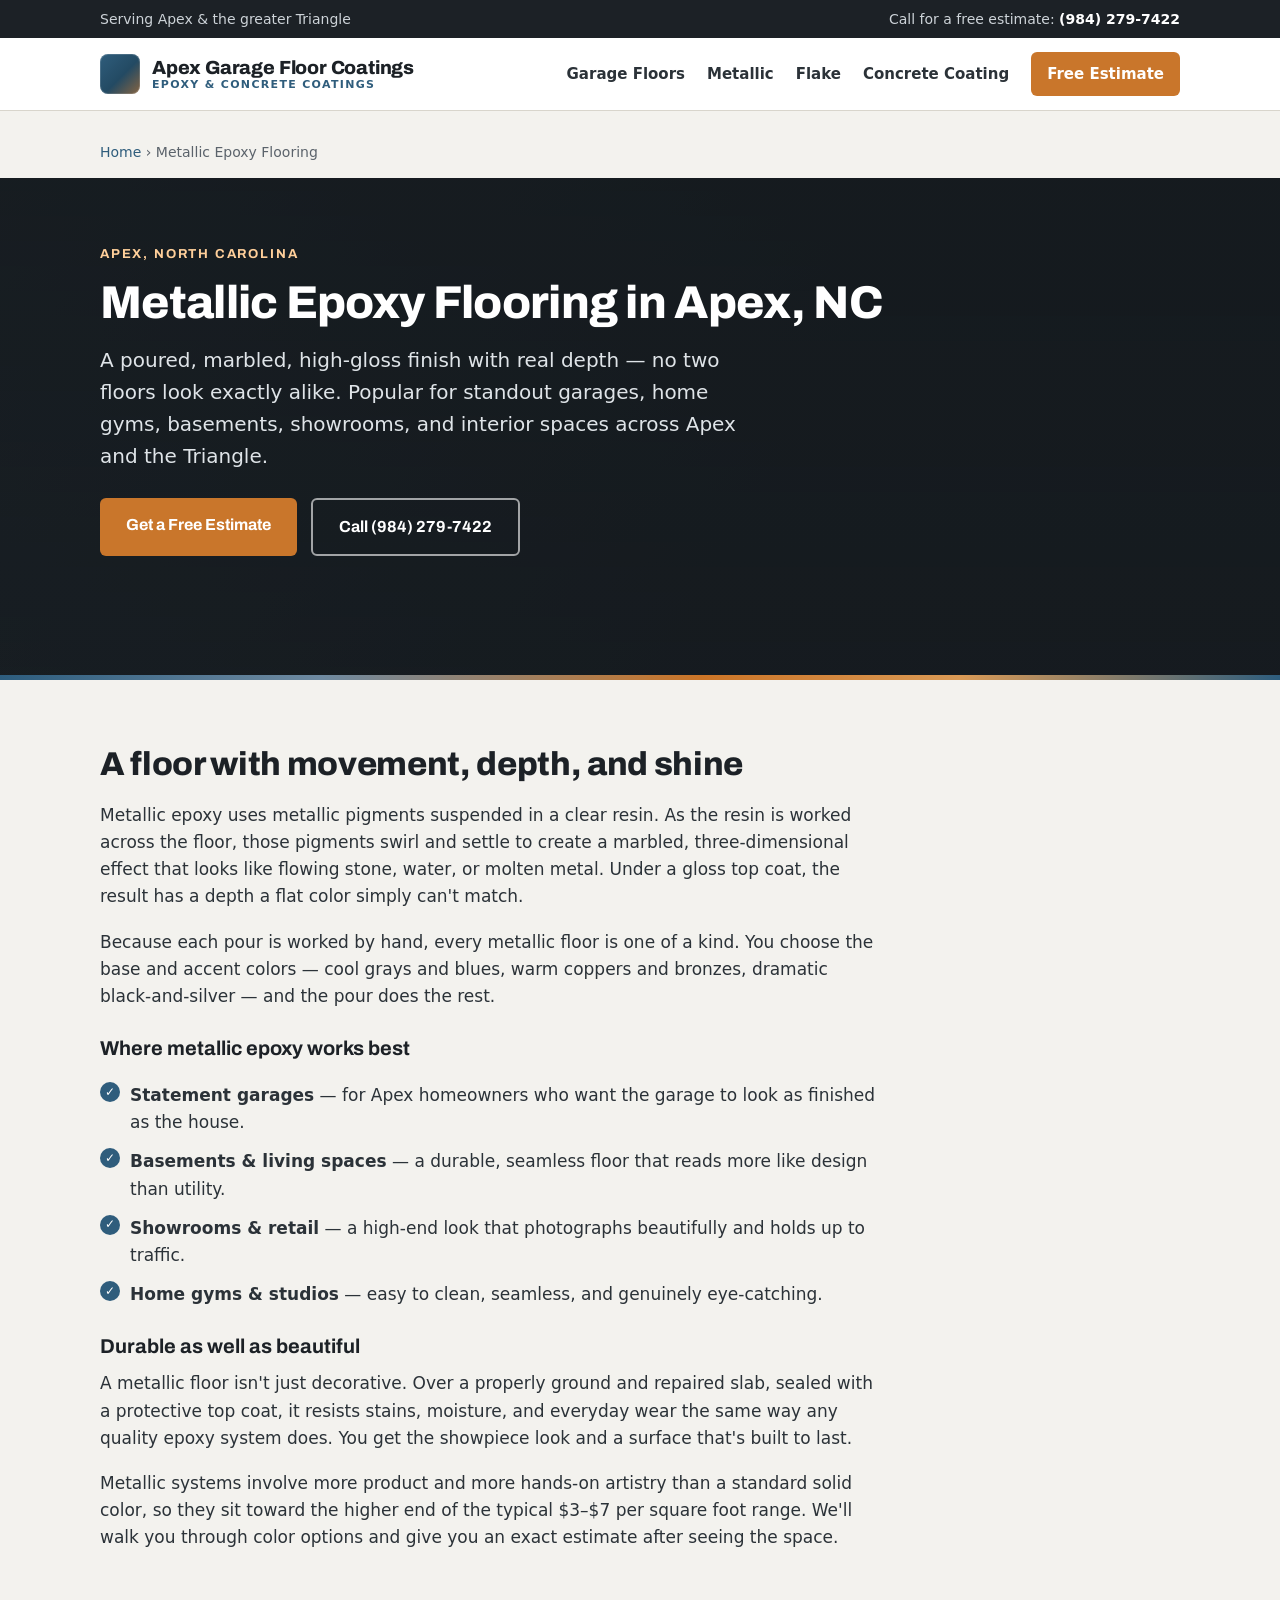
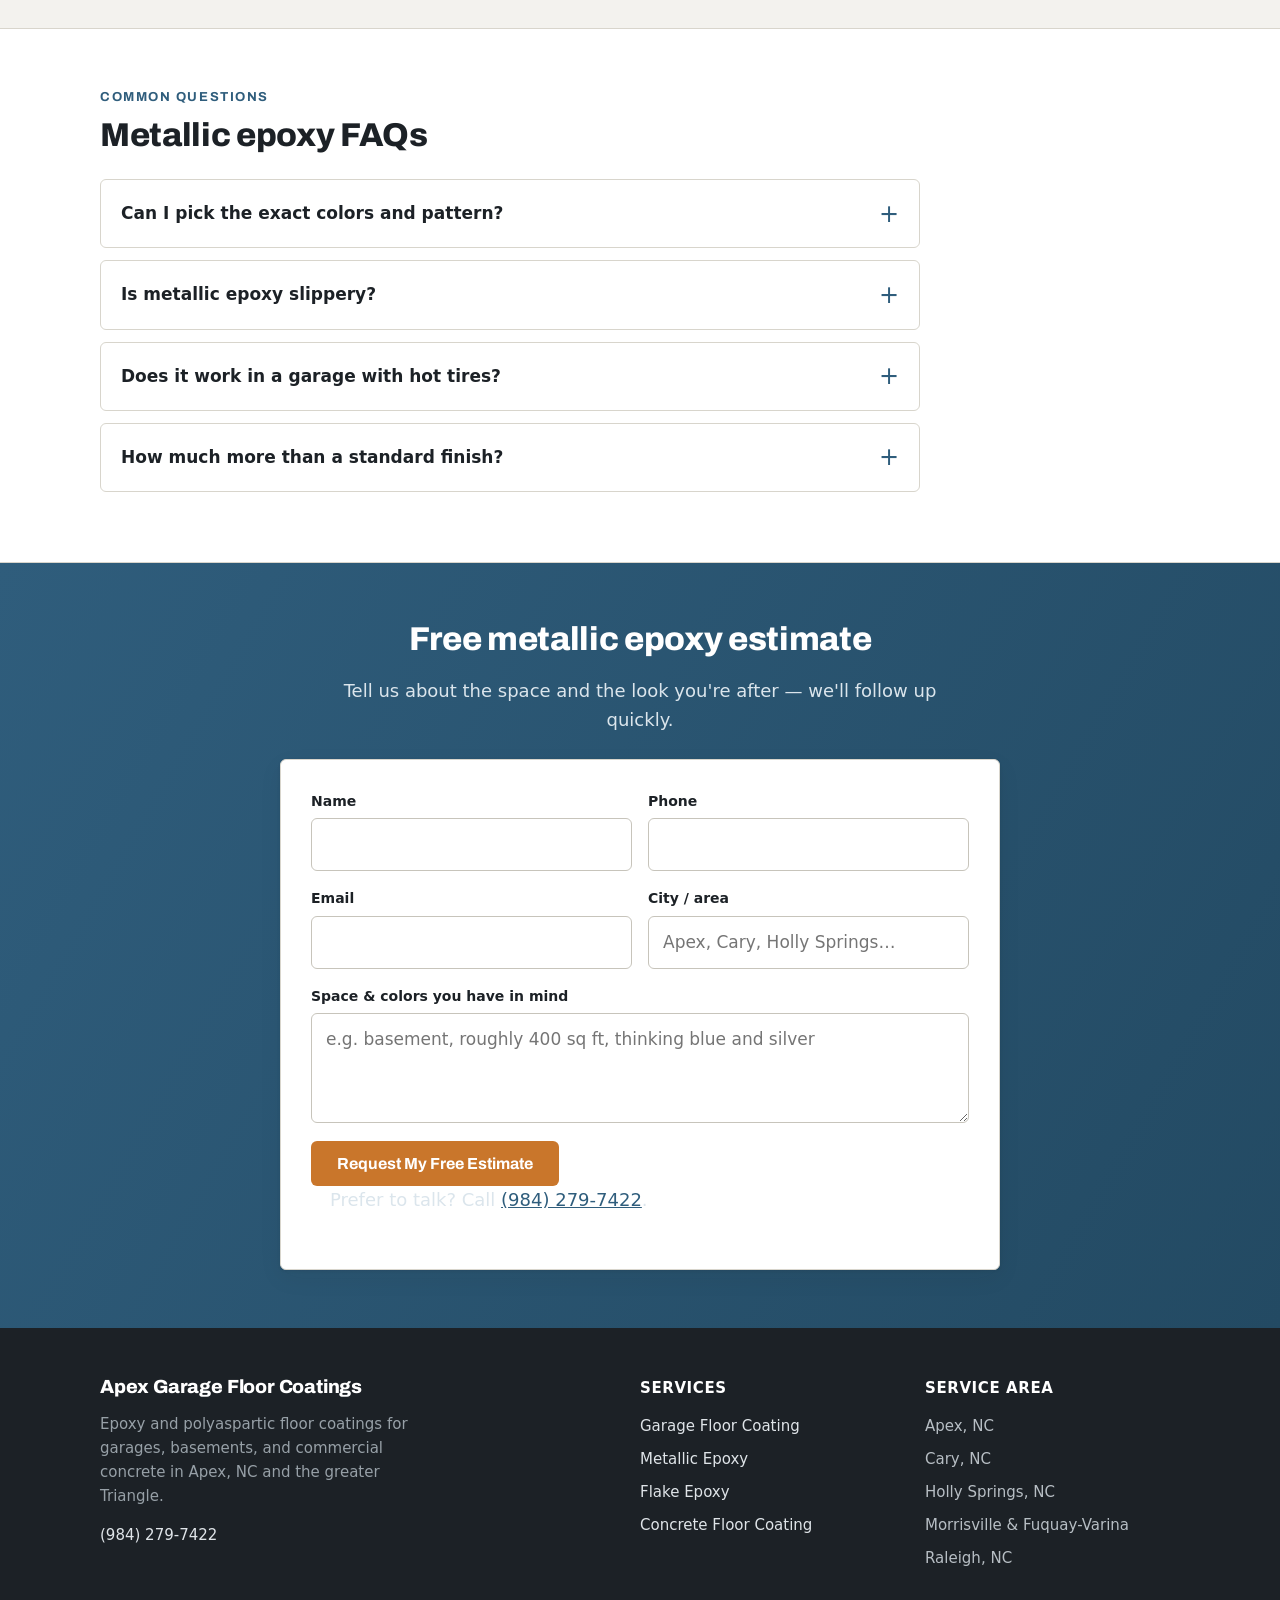
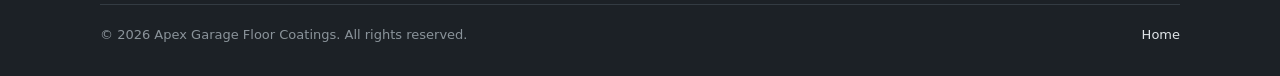
<file: metallic-epoxy-flooring-apex-nc.html>
<!DOCTYPE html>
<html lang="en">
<head>
<meta charset="utf-8">
<meta name="viewport" content="width=device-width, initial-scale=1">
<title>Metallic Epoxy Flooring in Apex, NC | Marbled Garage &amp; Floor Finishes</title>
<meta name="description" content="Metallic epoxy flooring in Apex, NC. Marbled, high-gloss floors for garages, basements, showrooms, and living spaces. Free on-site estimate.">
<link rel="canonical" href="https://apexgaragefloorcoatings.com/metallic-epoxy-flooring-apex-nc">
<meta name="robots" content="index, follow">
<meta property="og:title" content="Metallic Epoxy Flooring in Apex, NC">
<meta property="og:description" content="Marbled, high-gloss metallic epoxy floors in Apex, NC. Free estimate.">
<meta property="og:type" content="website">
<meta property="og:url" content="https://apexgaragefloorcoatings.com/metallic-epoxy-flooring-apex-nc">
<meta property="og:image" content="https://apexgaragefloorcoatings.com/og-image.jpg">
<link rel="preconnect" href="https://fonts.googleapis.com">
<link rel="preconnect" href="https://fonts.gstatic.com" crossorigin>
<link href="https://fonts.googleapis.com/css2?family=Archivo:wght@600;700;800&display=swap" rel="stylesheet">
<link rel="stylesheet" href="style.css">

<script async src="https://www.googletagmanager.com/gtag/js?id=G-Y0KZ19XCC2"></script>
<script>
  window.dataLayer = window.dataLayer || [];
  function gtag(){dataLayer.push(arguments);}
  gtag('js', new Date());
  gtag('config', 'G-Y0KZ19XCC2');
</script>

<script type="application/ld+json">
{
  "@context": "https://schema.org",
  "@type": "Service",
  "name": "Metallic Epoxy Flooring",
  "serviceType": "Metallic Epoxy Flooring",
  "url": "https://apexgaragefloorcoatings.com/metallic-epoxy-flooring-apex-nc",
  "description": "Metallic epoxy floor coatings in Apex, NC that create a marbled, high-gloss finish for garages, basements, showrooms, and interior living spaces.",
  "areaServed": [
    { "@type": "City", "name": "Apex, NC" },
    { "@type": "City", "name": "Cary, NC" },
    { "@type": "City", "name": "Holly Springs, NC" },
    { "@type": "City", "name": "Morrisville, NC" },
    { "@type": "City", "name": "Fuquay-Varina, NC" },
    { "@type": "City", "name": "Raleigh, NC" }
  ],
  "provider": {
    "@type": "Organization",
    "name": "Apex Garage Floor Coatings",
    "url": "https://apexgaragefloorcoatings.com/",
    "telephone": "+1-984-279-7422",
    "priceRange": "$$",
    "address": {
      "@type": "PostalAddress",
      "addressLocality": "Apex",
      "addressRegion": "NC",
      "addressCountry": "US"
    }
  }
}
</script>
</head>
<body>
<a class="skip" href="#main">Skip to content</a>

<div class="topbar">
  <div class="wrap">
    <span>Serving Apex &amp; the greater Triangle</span>
    <span>Call for a free estimate: <a href="tel:+19842797422" onclick="try{gtag('event','click_to_call',{source:'page'});}catch(e){}">(984) 279-7422</a></span>
  </div>
</div>

<header class="site">
  <div class="wrap">
    <a class="brand" href="/">
      <span class="brand-mark" aria-hidden="true"></span>
      <span class="brand-name">Apex Garage Floor Coatings<span>Epoxy &amp; Concrete Coatings</span></span>
    </a>
    <nav class="main" aria-label="Primary">
      <a href="/garage-floor-coating-apex-nc">Garage Floors</a>
      <a href="/metallic-epoxy-flooring-apex-nc">Metallic</a>
      <a href="/flake-epoxy-flooring-apex-nc">Flake</a>
      <a href="/concrete-floor-coating-apex-nc">Concrete Coating</a>
      <a class="nav-cta" href="#quote">Free Estimate</a>
    </nav>
  </div>
</header>

<main id="main">
<div class="wrap"><p class="crumb"><a href="/">Home</a> &rsaquo; Metallic Epoxy Flooring</p></div>

<section class="hero" style="padding-top:0">
  <div class="wrap">
    <p class="eyebrow">Apex, North Carolina</p>
    <h1>Metallic Epoxy Flooring in Apex, NC</h1>
    <p class="lead">A poured, marbled, high-gloss finish with real depth — no two floors look exactly alike. Popular for standout garages, home gyms, basements, showrooms, and interior spaces across Apex and the Triangle.</p>
    <div class="hero-cta">
      <a class="btn btn-primary" href="#quote">Get a Free Estimate</a>
      <a class="btn btn-ghost" href="tel:+19842797422" onclick="try{gtag('event','click_to_call',{source:'cta'});}catch(e){}">Call (984) 279-7422</a>
    </div>
  </div>
</section>

<section>
  <div class="wrap">
    <div class="prose" style="max-width:780px">
      <h2>A floor with movement, depth, and shine</h2>
      <p>Metallic epoxy uses metallic pigments suspended in a clear resin. As the resin is worked across the floor, those pigments swirl and settle to create a marbled, three-dimensional effect that looks like flowing stone, water, or molten metal. Under a gloss top coat, the result has a depth a flat color simply can't match.</p>
      <p>Because each pour is worked by hand, every metallic floor is one of a kind. You choose the base and accent colors — cool grays and blues, warm coppers and bronzes, dramatic black-and-silver — and the pour does the rest.</p>

      <h3>Where metallic epoxy works best</h3>
      <ul class="check" style="margin:18px 0">
        <li><strong>Statement garages</strong> — for Apex homeowners who want the garage to look as finished as the house.</li>
        <li><strong>Basements &amp; living spaces</strong> — a durable, seamless floor that reads more like design than utility.</li>
        <li><strong>Showrooms &amp; retail</strong> — a high-end look that photographs beautifully and holds up to traffic.</li>
        <li><strong>Home gyms &amp; studios</strong> — easy to clean, seamless, and genuinely eye-catching.</li>
      </ul>

      <h3>Durable as well as beautiful</h3>
      <p>A metallic floor isn't just decorative. Over a properly ground and repaired slab, sealed with a protective top coat, it resists stains, moisture, and everyday wear the same way any quality epoxy system does. You get the showpiece look and a surface that's built to last.</p>
      <p>Metallic systems involve more product and more hands-on artistry than a standard solid color, so they sit toward the higher end of the typical $3–$7 per square foot range. We'll walk you through color options and give you an exact estimate after seeing the space.</p>
    </div>
  </div>
</section>

<section class="alt">
  <div class="wrap">
    <p class="eyebrow">Common questions</p>
    <h2>Metallic epoxy FAQs</h2>
    <div class="faq" style="margin-top:24px; max-width:820px">
      <details>
        <summary>Can I pick the exact colors and pattern?</summary>
        <p>You choose the colors. The pattern itself is created during the pour and is naturally organic — we can steer the overall look and intensity, but part of the appeal is that no two metallic floors come out identical.</p>
      </details>
      <details>
        <summary>Is metallic epoxy slippery?</summary>
        <p>A gloss finish can be smooth, so for garages, entries, or any area that gets wet we can add an anti-slip additive to the top coat without hurting the look.</p>
      </details>
      <details>
        <summary>Does it work in a garage with hot tires?</summary>
        <p>Yes, when it's installed over a properly ground slab and sealed with the right top coat. Prep and top coat are what make any epoxy floor hold up to vehicle traffic.</p>
      </details>
      <details>
        <summary>How much more than a standard finish?</summary>
        <p>Metallic sits at the higher end of the coating range because of the added materials and hand-worked artistry. A free estimate gives you the exact number for your space.</p>
      </details>
    </div>
  </div>
</section>

<section class="band" id="quote">
  <div class="wrap">
    <h2>Free metallic epoxy estimate</h2>
    <p>Tell us about the space and the look you're after — we'll follow up quickly.</p>
    <div class="form-card" style="max-width:720px; margin:0 auto; text-align:left">
      <form action="https://formspree.io/f/xqevgnwq" method="POST" onsubmit="try{gtag('event','generate_lead',{form:'quote_request'});}catch(e){}">
        <input type="hidden" name="page" value="Metallic Epoxy">
        <div class="form-grid">
          <div class="field"><label for="name">Name</label><input id="name" name="name" type="text" autocomplete="name" required></div>
          <div class="field"><label for="phone">Phone</label><input id="phone" name="phone" type="tel" autocomplete="tel" required></div>
          <div class="field"><label for="email">Email</label><input id="email" name="email" type="email" autocomplete="email"></div>
          <div class="field"><label for="city">City / area</label><input id="city" name="city" type="text" placeholder="Apex, Cary, Holly Springs…"></div>
          <div class="field full"><label for="message">Space &amp; colors you have in mind</label><textarea id="message" name="message" placeholder="e.g. basement, roughly 400 sq ft, thinking blue and silver"></textarea></div>
        </div>
        <div style="margin-top:18px"><button class="btn btn-primary" type="submit">Request My Free Estimate</button></div>
        <p class="form-note">Prefer to talk? Call <a href="tel:+19842797422" onclick="try{gtag('event','click_to_call',{source:'page'});}catch(e){}">(984) 279-7422</a>.</p>
      </form>
    </div>
  </div>
</section>

</main>

<footer class="site">
  <div class="wrap">
    <div class="foot-grid">
      <div class="foot-brand">
        <span class="brand-name">Apex Garage Floor Coatings</span>
        <p style="margin-top:12px">Epoxy and polyaspartic floor coatings for garages, basements, and commercial concrete in Apex, NC and the greater Triangle.</p>
        <p style="margin-top:12px"><a href="tel:+19842797422" onclick="try{gtag('event','click_to_call',{source:'page'});}catch(e){}">(984) 279-7422</a></p>
      </div>
      <div>
        <h4>Services</h4>
        <ul>
          <li><a href="/garage-floor-coating-apex-nc">Garage Floor Coating</a></li>
          <li><a href="/metallic-epoxy-flooring-apex-nc">Metallic Epoxy</a></li>
          <li><a href="/flake-epoxy-flooring-apex-nc">Flake Epoxy</a></li>
          <li><a href="/concrete-floor-coating-apex-nc">Concrete Floor Coating</a></li>
        </ul>
      </div>
      <div>
        <h4>Service Area</h4>
        <ul>
          <li>Apex, NC</li>
          <li>Cary, NC</li>
          <li>Holly Springs, NC</li>
          <li>Morrisville &amp; Fuquay-Varina</li>
          <li>Raleigh, NC</li>
        </ul>
      </div>
    </div>
    <div class="legal">
      <span>&copy; 2026 Apex Garage Floor Coatings. All rights reserved.</span>
      <span><a href="/">Home</a></span>
    </div>
  </div>
</footer>

</body>
</html>
</file>
<file: style.css>
/* =========================================================================
   Apex Garage Floor Coatings — shared stylesheet
   Flat file structure. All assets at repo root.
   Design: credible local-contractor. Concrete-gray canvas, graphite text,
   steel-blue primary, warm amber accent (a nod to a metallic epoxy pour).
   ========================================================================= */

:root {
  --graphite: #1c2126;
  --ink: #2b3238;
  --steel: #2f5d7c;      /* primary — steel blue */
  --steel-dark: #234a63;
  --amber: #c9762b;      /* accent — metallic pour */
  --amber-dark: #a85f1e;
  --concrete: #f3f2ee;   /* page canvas */
  --concrete-2: #e7e5df;
  --line: #d8d5cc;
  --white: #ffffff;
  --muted: #5b636b;
  --max: 1120px;
  --radius: 6px;
  --shadow: 0 1px 3px rgba(28,33,38,.10), 0 8px 24px rgba(28,33,38,.06);
}

*, *::before, *::after { box-sizing: border-box; }

html { scroll-behavior: smooth; -webkit-text-size-adjust: 100%; }

body {
  margin: 0;
  font-family: system-ui, -apple-system, "Segoe UI", Roboto, Helvetica, Arial, sans-serif;
  color: var(--ink);
  background: var(--concrete);
  line-height: 1.6;
  font-size: 17px;
}

/* Display face: Archivo (industrial, technical). Body stays system for speed. */
h1, h2, h3, .brand-name, .btn, .eyebrow {
  font-family: "Archivo", system-ui, sans-serif;
}

img { max-width: 100%; height: auto; display: block; }

a { color: var(--steel); }
a:hover { color: var(--steel-dark); }

.wrap { max-width: var(--max); margin: 0 auto; padding: 0 20px; }

/* ---------- Skip link + focus ---------- */
.skip {
  position: absolute; left: -9999px; top: 0;
  background: var(--graphite); color: #fff; padding: 10px 16px; z-index: 200;
}
.skip:focus { left: 8px; top: 8px; }
:focus-visible { outline: 3px solid var(--amber); outline-offset: 2px; }

/* ---------- Header ---------- */
.topbar {
  background: var(--graphite);
  color: #cdd3d8;
  font-size: 14px;
}
.topbar .wrap {
  display: flex; justify-content: space-between; align-items: center;
  gap: 12px; padding-top: 8px; padding-bottom: 8px; flex-wrap: wrap;
}
.topbar a { color: #fff; text-decoration: none; font-weight: 600; }

header.site {
  background: var(--white);
  border-bottom: 1px solid var(--line);
  position: sticky; top: 0; z-index: 100;
}
header.site .wrap {
  display: flex; align-items: center; justify-content: space-between;
  padding-top: 14px; padding-bottom: 14px; gap: 16px;
}
.brand { display: flex; align-items: center; gap: 12px; text-decoration: none; }
.brand-mark {
  width: 40px; height: 40px; border-radius: 8px; flex: none;
  background: linear-gradient(135deg, var(--steel) 0%, var(--steel-dark) 55%, var(--amber) 130%);
  box-shadow: inset 0 0 0 1px rgba(255,255,255,.15);
}
.brand-name { color: var(--graphite); font-weight: 800; font-size: 19px; line-height: 1.1; letter-spacing: -.01em; }
.brand-name span { display: block; font-size: 11px; font-weight: 600; letter-spacing: .12em; text-transform: uppercase; color: var(--steel); font-family: system-ui, sans-serif; }

nav.main { display: flex; align-items: center; gap: 22px; }
nav.main a { color: var(--ink); text-decoration: none; font-weight: 600; font-size: 15px; }
nav.main a:hover { color: var(--steel); }
.nav-cta {
  background: var(--amber); color: #fff !important; padding: 10px 16px;
  border-radius: var(--radius); font-weight: 700 !important;
}
.nav-cta:hover { background: var(--amber-dark); }
.menu-toggle { display: none; }

/* ---------- Buttons ---------- */
.btn {
  display: inline-block; text-decoration: none; font-weight: 700;
  padding: 14px 26px; border-radius: var(--radius); cursor: pointer;
  border: 0; font-size: 16px; text-align: center; transition: background .15s ease, transform .05s ease;
}
.btn-primary { background: var(--amber); color: #fff; }
.btn-primary:hover { background: var(--amber-dark); color: #fff; }
.btn-ghost { background: transparent; color: #fff; border: 2px solid rgba(255,255,255,.6); }
.btn-ghost:hover { background: rgba(255,255,255,.12); color: #fff; }
.btn-steel { background: var(--steel); color: #fff; }
.btn-steel:hover { background: var(--steel-dark); color: #fff; }
.btn:active { transform: translateY(1px); }

/* ---------- Hero ---------- */
.hero {
  position: relative;
  color: #fff;
  background:
    linear-gradient(180deg, rgba(20,25,29,.86) 0%, rgba(20,25,29,.78) 100%),
    linear-gradient(120deg, #26313a 0%, #1b2228 60%);
  overflow: hidden;
}
/* Signature: a single metallic-pour band that echoes the actual finish */
.hero::after {
  content: ""; position: absolute; inset: auto 0 -1px 0; height: 6px;
  background: linear-gradient(90deg, var(--steel) 0%, #6f8aa0 25%, var(--amber) 55%, #d79a5a 75%, var(--steel) 100%);
  filter: saturate(1.05);
}
.hero .wrap { padding-top: 66px; padding-bottom: 66px; }
.hero .eyebrow {
  color: #ffcf9a; letter-spacing: .14em; text-transform: uppercase;
  font-size: 13px; font-weight: 700; margin: 0 0 14px;
}
.hero h1 { font-size: clamp(30px, 5vw, 46px); line-height: 1.08; margin: 0 0 16px; letter-spacing: -.015em; font-weight: 800; }
.hero p.lead { font-size: clamp(17px, 2.2vw, 20px); max-width: 640px; margin: 0 0 26px; color: #dfe4e8; }
.hero-cta { display: flex; gap: 14px; flex-wrap: wrap; }
.trust-row { display: flex; gap: 22px; flex-wrap: wrap; margin-top: 30px; font-size: 14px; color: #cdd3d8; }
.trust-row span { display: inline-flex; align-items: center; gap: 8px; }
.trust-row strong { color: #fff; }

/* ---------- Sections ---------- */
section { padding: 58px 0; }
.eyebrow { color: var(--steel); letter-spacing: .12em; text-transform: uppercase; font-size: 13px; font-weight: 700; margin: 0 0 10px; }
h2 { font-size: clamp(24px, 3.4vw, 33px); line-height: 1.15; margin: 0 0 18px; color: var(--graphite); letter-spacing: -.01em; font-weight: 800; }
h3 { font-size: 20px; margin: 0 0 8px; color: var(--graphite); font-weight: 700; }
.lede { font-size: 19px; color: var(--muted); max-width: 720px; }
.alt { background: var(--white); border-top: 1px solid var(--line); border-bottom: 1px solid var(--line); }

/* ---------- Card grids ---------- */
.grid { display: grid; gap: 22px; }
.grid-3 { grid-template-columns: repeat(3, 1fr); }
.grid-2 { grid-template-columns: repeat(2, 1fr); }
.card {
  background: var(--white); border: 1px solid var(--line); border-radius: var(--radius);
  padding: 26px; box-shadow: var(--shadow);
}
.alt .card { background: var(--concrete); }
.card .tag { display: inline-block; font-size: 12px; font-weight: 700; letter-spacing: .06em; text-transform: uppercase; color: var(--steel); margin-bottom: 10px; }
.card a.more { display: inline-block; margin-top: 12px; font-weight: 700; text-decoration: none; }
.card a.more::after { content: " →"; }
.chip-swatch { height: 8px; border-radius: 4px; margin: -26px -26px 20px; }
.sw-flake { background: linear-gradient(90deg,#7d8a94,#c9762b,#3a4650,#e6e3dd,#2f5d7c); }
.sw-metal { background: linear-gradient(90deg,#2f5d7c,#6f8aa0,#c9762b,#8f5a2a); }
.sw-solid { background: linear-gradient(90deg,#2f5d7c,#234a63); }
.sw-concrete { background: linear-gradient(90deg,#8a8f93,#b7bbbd,#6f7479); }

/* ---------- Process steps ---------- */
.steps { counter-reset: step; display: grid; gap: 18px; }
.step { display: grid; grid-template-columns: 52px 1fr; gap: 18px; align-items: start; }
.step .num {
  counter-increment: step; width: 52px; height: 52px; border-radius: 50%;
  background: var(--steel); color: #fff; display: grid; place-items: center;
  font-weight: 800; font-family: "Archivo", sans-serif; font-size: 20px;
}
.step .num::before { content: counter(step); }

/* ---------- Feature list ---------- */
ul.check { list-style: none; padding: 0; margin: 0; display: grid; gap: 12px; }
ul.check li { position: relative; padding-left: 30px; }
ul.check li::before {
  content: "✓"; position: absolute; left: 0; top: 0;
  color: var(--white); background: var(--steel); width: 20px; height: 20px;
  border-radius: 50%; display: grid; place-items: center; font-size: 12px; font-weight: 700;
}

/* ---------- Areas ---------- */
.areas { display: flex; flex-wrap: wrap; gap: 10px; }
.areas a {
  background: var(--white); border: 1px solid var(--line); border-radius: 999px;
  padding: 8px 16px; text-decoration: none; color: var(--ink); font-weight: 600; font-size: 15px;
}
.areas a:hover { border-color: var(--steel); color: var(--steel); }

/* ---------- FAQ ---------- */
.faq details {
  background: var(--white); border: 1px solid var(--line); border-radius: var(--radius);
  padding: 4px 20px; margin-bottom: 12px;
}
.faq summary {
  cursor: pointer; font-weight: 700; padding: 16px 0; list-style: none;
  color: var(--graphite); font-size: 17px; display: flex; justify-content: space-between; align-items: center; gap: 12px;
}
.faq summary::-webkit-details-marker { display: none; }
.faq summary::after { content: "+"; color: var(--steel); font-size: 24px; font-weight: 400; line-height: 1; }
.faq details[open] summary::after { content: "–"; }
.faq details p { margin: 0 0 16px; color: var(--muted); }

/* ---------- Quote band ---------- */
.band {
  background: linear-gradient(120deg, var(--steel) 0%, var(--steel-dark) 100%);
  color: #fff; text-align: center;
}
.band h2 { color: #fff; }
.band p { color: #dbe5ec; max-width: 620px; margin: 0 auto 24px; font-size: 18px; }

/* ---------- Quote form ---------- */
.form-card {
  background: var(--white); border: 1px solid var(--line); border-radius: var(--radius);
  padding: 30px; box-shadow: var(--shadow);
}
.form-grid { display: grid; grid-template-columns: 1fr 1fr; gap: 16px; }
.field { display: flex; flex-direction: column; gap: 6px; }
.field.full { grid-column: 1 / -1; }
label { font-weight: 700; font-size: 14px; color: var(--graphite); }
input, select, textarea {
  font: inherit; padding: 12px 14px; border: 1px solid #c7c4bb; border-radius: var(--radius);
  background: #fff; color: var(--ink); width: 100%;
}
textarea { min-height: 110px; resize: vertical; }
.form-note { font-size: 13px; color: var(--muted); margin-top: 12px; }

/* ---------- Footer ---------- */
footer.site {
  background: var(--graphite); color: #b7bec4; padding: 48px 0 30px; font-size: 15px;
}
footer.site a { color: #dfe4e8; text-decoration: none; }
footer.site a:hover { color: #fff; text-decoration: underline; }
.foot-grid { display: grid; grid-template-columns: 2fr 1fr 1fr; gap: 30px; }
footer.site h4 { color: #fff; font-size: 15px; margin: 0 0 14px; letter-spacing: .04em; text-transform: uppercase; }
footer.site ul { list-style: none; padding: 0; margin: 0; display: grid; gap: 9px; }
.foot-brand .brand-name { color: #fff; }
.foot-brand p { max-width: 340px; color: #97a0a7; }
.legal { border-top: 1px solid #333b42; margin-top: 34px; padding-top: 20px; font-size: 13px; color: #8a939a; display: flex; justify-content: space-between; gap: 12px; flex-wrap: wrap; }

/* ---------- Breadcrumb ---------- */
.crumb { font-size: 14px; color: var(--muted); padding: 16px 0 0; }
.crumb a { text-decoration: none; }

/* ---------- Prose ---------- */
.prose p { margin: 0 0 18px; }
.prose h2 { margin-top: 8px; }
.prose h3 { margin-top: 22px; }

/* ---------- Responsive ---------- */
@media (max-width: 860px) {
  .grid-3 { grid-template-columns: 1fr 1fr; }
  .foot-grid { grid-template-columns: 1fr 1fr; }
  nav.main { gap: 16px; }
}
@media (max-width: 680px) {
  .grid-3, .grid-2, .form-grid, .foot-grid { grid-template-columns: 1fr; }
  nav.main a:not(.nav-cta) { display: none; }
  .topbar .wrap { justify-content: center; }
  .hero .wrap { padding-top: 48px; padding-bottom: 48px; }
  section { padding: 44px 0; }
}

@media (prefers-reduced-motion: reduce) {
  html { scroll-behavior: auto; }
  * { transition: none !important; }
}
</file>
